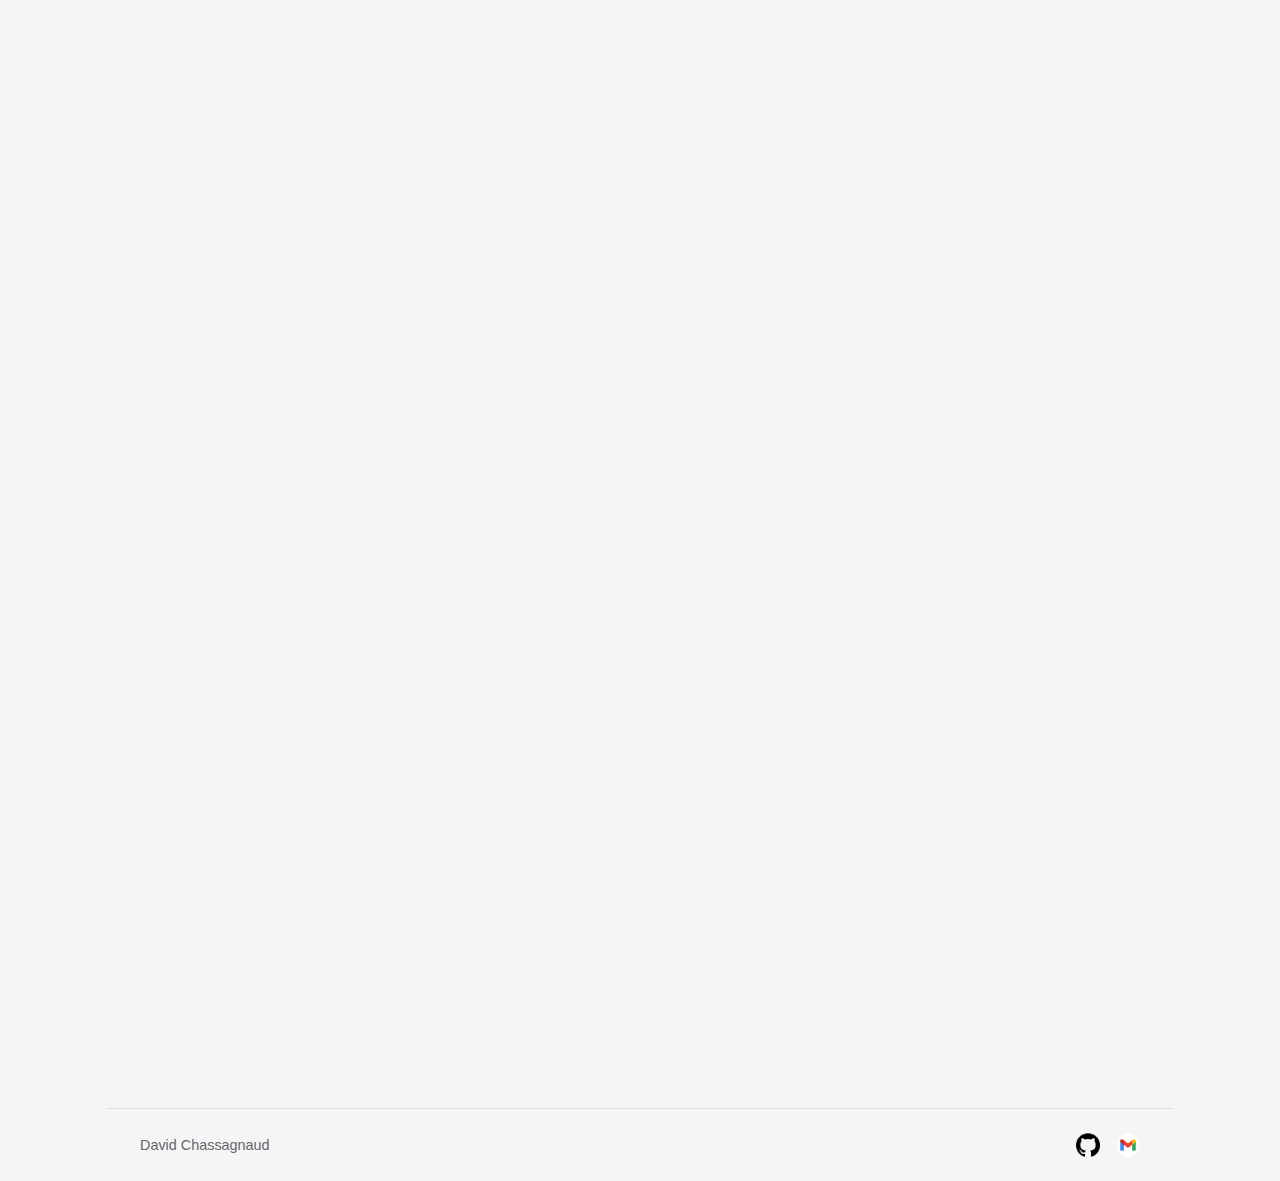
<file: index.html>
<!DOCTYPE html>
<html lang="fr">
<head>
    <meta charset="UTF-8">
    <meta name="viewport" content="width=device-width, initial-scale=1">
    <meta name="robots" content="noindex, nofollow">
    <title>Projets David Chassagnaud</title>
    <style>
        :root {
            --fond: #f5f5f7;
            --card-bg: #ffffff;
            --texte: #2c3e50;
            --card-shadow: rgba(0, 0, 0, 0.1);
            --accent: #3d5a40;
        }

        body {
            font-family: -apple-system, BlinkMacSystemFont, "Segoe UI", Roboto, Helvetica, Arial, sans-serif;
            background-color: var(--fond);
            color: var(--texte);
            margin: 0;
            padding: 0;
            display: flex;
            flex-direction: column;
            align-items: center;
        }

        .spacer-top {
            height: 40px;
        }

        .banner {
            width: 90%;
            height: auto;
            overflow: hidden;
            margin-bottom: 30px;
            opacity: 0; /* Initialement invisible */
            animation: fadeInBanner 1s ease-in forwards;
        }

        .banner img {
            width: 100%;
            height: auto;
            object-fit: cover;
            object-position: center;
            border-radius: 28px;
            box-shadow: 0 4px 12px var(--card-shadow);
            transition: filter 0.3s ease; /* Transition de luminosité */
        }

        /* Animation fade pour l'image */
        @keyframes fadeInBanner {
            0% {
                opacity: 0;
            }
            100% {
                opacity: 1;
            }
        }

        /* Effet de luminosité au survol */
        .banner img:hover {
            filter: brightness(1.3); /* Augmente la luminosité lorsqu'on survole */
        }

        .grid {
            display: grid;
            grid-template-columns: repeat(auto-fit, minmax(240px, 1fr));
            gap: 2rem;
            width: 100%;
            max-width: 1000px;
            padding: 2rem;
            opacity: 0; /* Initialement invisible */
            animation: fadeInGrid 1s ease-in 1s forwards; /* Retard de 1 seconde */
        }

        /* Animation fade pour la grille */
        @keyframes fadeInGrid {
            0% {
                opacity: 0;
            }
            100% {
                opacity: 1;
            }
        }

        .card {
            background-color: var(--card-bg);
            border-radius: 18px;
            box-shadow: 0 4px 12px var(--card-shadow);
            padding: 1.5rem 1.2rem; /* Réduit le padding */
            transition: transform 0.4s ease, box-shadow 0.4s;
            text-decoration: none;
            color: inherit;
            display: flex;
            flex-direction: column;
            justify-content: space-between;
            text-align: left;
            min-height: 200px; /* Réduit la hauteur minimale */
            position: relative;
        }

        .card:hover {
            transform: scale(1.02);
            box-shadow: 0 6px 16px rgba(0, 0, 0, 0.15);
        }

        .card h2 {
            margin: 0 0 1rem;
            font-size: 1.4rem;
        }

        .arrow {
            font-size: 1.6rem;
            color: var(--accent);
            align-self: flex-end;
            margin-top: auto;
        }

        .footer {
            width: 100%;
            max-width: 1000px;
            display: flex;
            justify-content: space-between;
            align-items: center;
            font-size: 0.9rem;
            color: #666;
            margin-top: 100px;
            padding: 1.5rem 2rem;
            border-top: 1px solid #ddd;
        }

        .footer img {
            height: 24px;
            vertical-align: middle;
            margin-left: 8px;
        }

        .footer a {
            margin-left: 8px; /* Espacement entre les icônes */
        }

        .footer span {
            margin-right: auto; /* Alignement du texte à gauche */
        }

        /* Media query pour les écrans plus petits */
        @media (max-width: 600px) {
            .banner {
                width: 90%; /* Limite encore la largeur de la bannière pour les petits écrans */
            }

            .grid {
                grid-template-columns: 1fr; /* Une seule colonne sur les petits écrans */
                padding: 1rem; /* Moins de padding sur les petits écrans */
            }

            .card {
                padding: 1.2rem 1rem; /* Moins de padding pour les petites cartes */
                width: 80%; /* Limite la largeur des cartes à 80% sur les petits écrans */
                margin: 0 auto; /* Centrer les cartes */
                min-height: 180px; /* Réduit la hauteur minimale des cartes */
            }
        }

    </style>
</head>
<body>
    <div class="spacer-top"></div>

    <!-- Bannière avec image cliquable -->
    <div class="banner">
        <a href="https://www.sycomore-cvl.fr/" target="_blank">
            <img src="image_GFF.png" alt="Forêt">
        </a>
    </div>

    <!-- Grille de cartes -->
    

<!-- Grille de cartes -->



<div class="grid">
  <a class="card" href="https://davidchnd.github.io/Projet_GenForFutur/qmd_climat/Climate.html" target="_blank">
    <h2>Climat des sites des tests de provenances</h2>
    <div class="arrow">›</div>
  </a>

  <a class="card" href="https://davidchnd.github.io/GFF_SPEI/qmd/SPEI_prov.html" target="_blank">
    <h2>Climat d'origine des provenances</h2>
    <div class="arrow">›</div>
  </a>

  <a class="card" href="https://davidchnd.github.io/GFF_Isotope/qmd/GFF_isotope.html" target="_blank">
    <h2>Analyses isotopiques</h2>
    <div class="arrow">›</div>
  </a>

</div>


    <!-- Pied de page -->
    <div class="footer">
        <span> David Chassagnaud</span>
        <a href="https://github.com/DavidChnd" target="_blank">
            <img src="logo-github.png" alt="GitHub">
        </a>
        <a href="mailto:david.chassagnaud@gmail.com" target="_blank">
            <img src="logo-gmail.png" alt="Gmail">
        </a>
    </div>
</body>
</html>
</file>
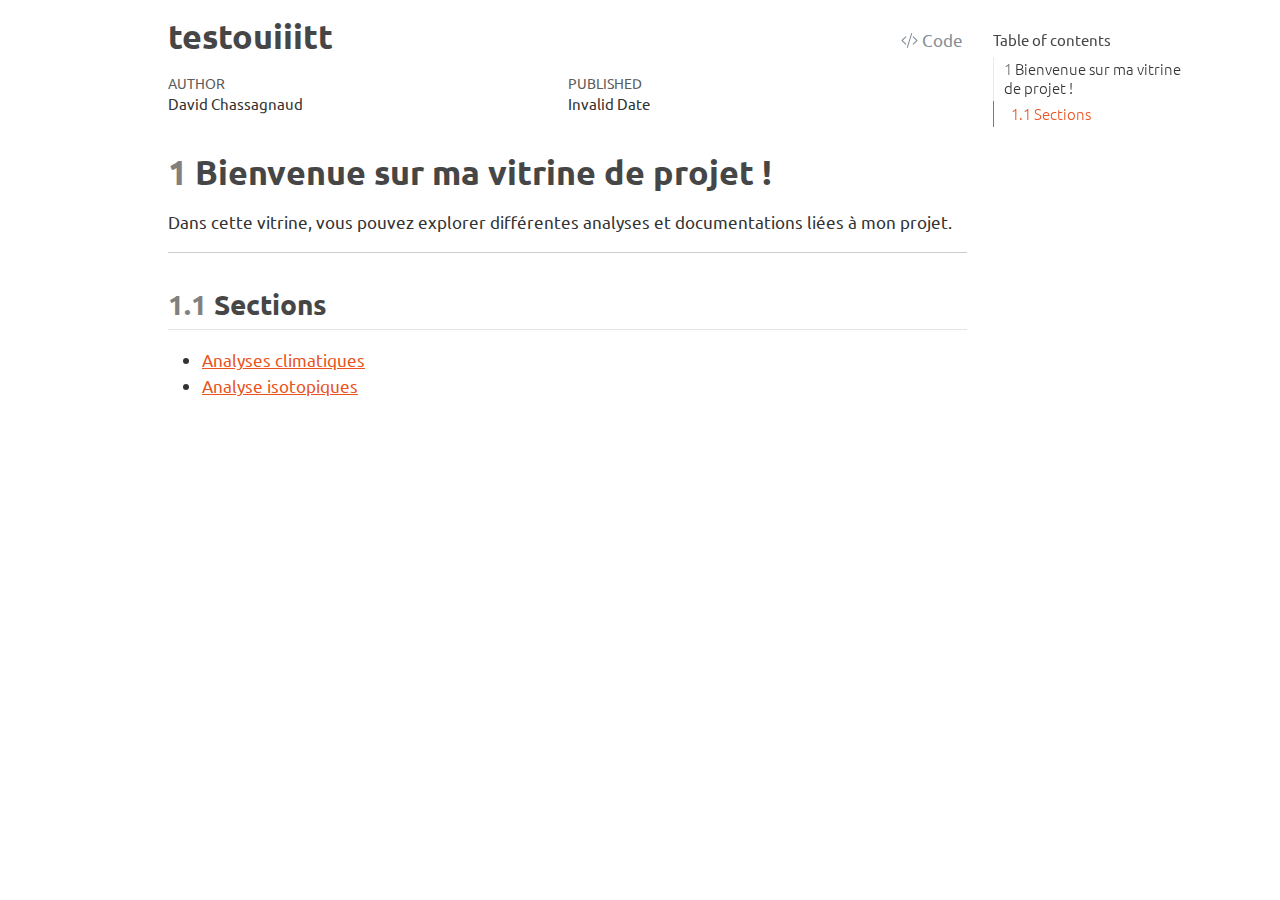
<file: qmd/Projet_GenForFutur.html>
<!DOCTYPE html>
<html xmlns="http://www.w3.org/1999/xhtml" lang="en" xml:lang="en"><head>

<meta charset="utf-8">
<meta name="generator" content="quarto-1.3.450">

<meta name="viewport" content="width=device-width, initial-scale=1.0, user-scalable=yes">

<meta name="author" content="David Chassagnaud">

<title>testouiiitt</title>
<style>
code{white-space: pre-wrap;}
span.smallcaps{font-variant: small-caps;}
div.columns{display: flex; gap: min(4vw, 1.5em);}
div.column{flex: auto; overflow-x: auto;}
div.hanging-indent{margin-left: 1.5em; text-indent: -1.5em;}
ul.task-list{list-style: none;}
ul.task-list li input[type="checkbox"] {
  width: 0.8em;
  margin: 0 0.8em 0.2em -1em; /* quarto-specific, see https://github.com/quarto-dev/quarto-cli/issues/4556 */ 
  vertical-align: middle;
}
/* CSS for syntax highlighting */
pre > code.sourceCode { white-space: pre; position: relative; }
pre > code.sourceCode > span { display: inline-block; line-height: 1.25; }
pre > code.sourceCode > span:empty { height: 1.2em; }
.sourceCode { overflow: visible; }
code.sourceCode > span { color: inherit; text-decoration: inherit; }
div.sourceCode { margin: 1em 0; }
pre.sourceCode { margin: 0; }
@media screen {
div.sourceCode { overflow: auto; }
}
@media print {
pre > code.sourceCode { white-space: pre-wrap; }
pre > code.sourceCode > span { text-indent: -5em; padding-left: 5em; }
}
pre.numberSource code
  { counter-reset: source-line 0; }
pre.numberSource code > span
  { position: relative; left: -4em; counter-increment: source-line; }
pre.numberSource code > span > a:first-child::before
  { content: counter(source-line);
    position: relative; left: -1em; text-align: right; vertical-align: baseline;
    border: none; display: inline-block;
    -webkit-touch-callout: none; -webkit-user-select: none;
    -khtml-user-select: none; -moz-user-select: none;
    -ms-user-select: none; user-select: none;
    padding: 0 4px; width: 4em;
  }
pre.numberSource { margin-left: 3em;  padding-left: 4px; }
div.sourceCode
  {   }
@media screen {
pre > code.sourceCode > span > a:first-child::before { text-decoration: underline; }
}
</style>


<script src="Projet_GenForFutur_files/libs/clipboard/clipboard.min.js"></script>
<script src="Projet_GenForFutur_files/libs/quarto-html/quarto.js"></script>
<script src="Projet_GenForFutur_files/libs/quarto-html/popper.min.js"></script>
<script src="Projet_GenForFutur_files/libs/quarto-html/tippy.umd.min.js"></script>
<script src="Projet_GenForFutur_files/libs/quarto-html/anchor.min.js"></script>
<link href="Projet_GenForFutur_files/libs/quarto-html/tippy.css" rel="stylesheet">
<link href="Projet_GenForFutur_files/libs/quarto-html/quarto-syntax-highlighting.css" rel="stylesheet" id="quarto-text-highlighting-styles">
<script src="Projet_GenForFutur_files/libs/bootstrap/bootstrap.min.js"></script>
<link href="Projet_GenForFutur_files/libs/bootstrap/bootstrap-icons.css" rel="stylesheet">
<link href="Projet_GenForFutur_files/libs/bootstrap/bootstrap.min.css" rel="stylesheet" id="quarto-bootstrap" data-mode="light">
<style>html{ scroll-behavior: smooth; }</style>


</head>

<body>

<div id="quarto-content" class="page-columns page-rows-contents page-layout-article">
<div id="quarto-margin-sidebar" class="sidebar margin-sidebar">
  <nav id="TOC" role="doc-toc" class="toc-active">
    <h2 id="toc-title">Table of contents</h2>
   
  <ul class="collapse">
  <li><a href="#bienvenue-sur-ma-vitrine-de-projet" id="toc-bienvenue-sur-ma-vitrine-de-projet" class="nav-link active" data-scroll-target="#bienvenue-sur-ma-vitrine-de-projet"><span class="header-section-number">1</span> Bienvenue sur ma vitrine de projet !</a>
  <ul class="collapse">
  <li><a href="#sections" id="toc-sections" class="nav-link" data-scroll-target="#sections"><span class="header-section-number">1.1</span> Sections</a></li>
  </ul></li>
  </ul>
</nav>
</div>
<main class="content" id="quarto-document-content">

<header id="title-block-header" class="quarto-title-block default">
<div class="quarto-title">
<div class="quarto-title-block"><div><h1 class="title">testouiiitt</h1><button type="button" class="btn code-tools-button" id="quarto-code-tools-source"><i class="bi"></i> Code</button></div></div>
</div>



<div class="quarto-title-meta">

    <div>
    <div class="quarto-title-meta-heading">Author</div>
    <div class="quarto-title-meta-contents">
             <p>David Chassagnaud </p>
          </div>
  </div>
    
    <div>
    <div class="quarto-title-meta-heading">Published</div>
    <div class="quarto-title-meta-contents">
      <p class="date">Invalid Date</p>
    </div>
  </div>
  
    
  </div>
  

</header>

<section id="bienvenue-sur-ma-vitrine-de-projet" class="level1" data-number="1">
<h1 data-number="1"><span class="header-section-number">1</span> Bienvenue sur ma vitrine de projet !</h1>
<p>Dans cette vitrine, vous pouvez explorer différentes analyses et documentations liées à mon projet.</p>
<hr>
<section id="sections" class="level2" data-number="1.1">
<h2 data-number="1.1" class="anchored" data-anchor-id="sections"><span class="header-section-number">1.1</span> Sections</h2>
<ul>
<li><a href="https://davidchnd.github.io/GFF_SPEI/qmd/SPEI_prov.html">Analyses climatiques</a><br>
</li>
<li><a href="https://davidchnd.github.io/GFF_Isotope/qmd/GFF_isotope.html">Analyse isotopiques</a></li>
</ul>
<!-- -->

</section>
</section>

</main>
<!-- /main column -->
<script id="quarto-html-after-body" type="application/javascript">
window.document.addEventListener("DOMContentLoaded", function (event) {
  const toggleBodyColorMode = (bsSheetEl) => {
    const mode = bsSheetEl.getAttribute("data-mode");
    const bodyEl = window.document.querySelector("body");
    if (mode === "dark") {
      bodyEl.classList.add("quarto-dark");
      bodyEl.classList.remove("quarto-light");
    } else {
      bodyEl.classList.add("quarto-light");
      bodyEl.classList.remove("quarto-dark");
    }
  }
  const toggleBodyColorPrimary = () => {
    const bsSheetEl = window.document.querySelector("link#quarto-bootstrap");
    if (bsSheetEl) {
      toggleBodyColorMode(bsSheetEl);
    }
  }
  toggleBodyColorPrimary();  
  const icon = "";
  const anchorJS = new window.AnchorJS();
  anchorJS.options = {
    placement: 'right',
    icon: icon
  };
  anchorJS.add('.anchored');
  const isCodeAnnotation = (el) => {
    for (const clz of el.classList) {
      if (clz.startsWith('code-annotation-')) {                     
        return true;
      }
    }
    return false;
  }
  const clipboard = new window.ClipboardJS('.code-copy-button', {
    text: function(trigger) {
      const codeEl = trigger.previousElementSibling.cloneNode(true);
      for (const childEl of codeEl.children) {
        if (isCodeAnnotation(childEl)) {
          childEl.remove();
        }
      }
      return codeEl.innerText;
    }
  });
  clipboard.on('success', function(e) {
    // button target
    const button = e.trigger;
    // don't keep focus
    button.blur();
    // flash "checked"
    button.classList.add('code-copy-button-checked');
    var currentTitle = button.getAttribute("title");
    button.setAttribute("title", "Copied!");
    let tooltip;
    if (window.bootstrap) {
      button.setAttribute("data-bs-toggle", "tooltip");
      button.setAttribute("data-bs-placement", "left");
      button.setAttribute("data-bs-title", "Copied!");
      tooltip = new bootstrap.Tooltip(button, 
        { trigger: "manual", 
          customClass: "code-copy-button-tooltip",
          offset: [0, -8]});
      tooltip.show();    
    }
    setTimeout(function() {
      if (tooltip) {
        tooltip.hide();
        button.removeAttribute("data-bs-title");
        button.removeAttribute("data-bs-toggle");
        button.removeAttribute("data-bs-placement");
      }
      button.setAttribute("title", currentTitle);
      button.classList.remove('code-copy-button-checked');
    }, 1000);
    // clear code selection
    e.clearSelection();
  });
  const viewSource = window.document.getElementById('quarto-view-source') ||
                     window.document.getElementById('quarto-code-tools-source');
  if (viewSource) {
    const sourceUrl = viewSource.getAttribute("data-quarto-source-url");
    viewSource.addEventListener("click", function(e) {
      if (sourceUrl) {
        // rstudio viewer pane
        if (/\bcapabilities=\b/.test(window.location)) {
          window.open(sourceUrl);
        } else {
          window.location.href = sourceUrl;
        }
      } else {
        const modal = new bootstrap.Modal(document.getElementById('quarto-embedded-source-code-modal'));
        modal.show();
      }
      return false;
    });
  }
  function toggleCodeHandler(show) {
    return function(e) {
      const detailsSrc = window.document.querySelectorAll(".cell > details > .sourceCode");
      for (let i=0; i<detailsSrc.length; i++) {
        const details = detailsSrc[i].parentElement;
        if (show) {
          details.open = true;
        } else {
          details.removeAttribute("open");
        }
      }
      const cellCodeDivs = window.document.querySelectorAll(".cell > .sourceCode");
      const fromCls = show ? "hidden" : "unhidden";
      const toCls = show ? "unhidden" : "hidden";
      for (let i=0; i<cellCodeDivs.length; i++) {
        const codeDiv = cellCodeDivs[i];
        if (codeDiv.classList.contains(fromCls)) {
          codeDiv.classList.remove(fromCls);
          codeDiv.classList.add(toCls);
        } 
      }
      return false;
    }
  }
  const hideAllCode = window.document.getElementById("quarto-hide-all-code");
  if (hideAllCode) {
    hideAllCode.addEventListener("click", toggleCodeHandler(false));
  }
  const showAllCode = window.document.getElementById("quarto-show-all-code");
  if (showAllCode) {
    showAllCode.addEventListener("click", toggleCodeHandler(true));
  }
  function tippyHover(el, contentFn) {
    const config = {
      allowHTML: true,
      content: contentFn,
      maxWidth: 500,
      delay: 100,
      arrow: false,
      appendTo: function(el) {
          return el.parentElement;
      },
      interactive: true,
      interactiveBorder: 10,
      theme: 'quarto',
      placement: 'bottom-start'
    };
    window.tippy(el, config); 
  }
  const noterefs = window.document.querySelectorAll('a[role="doc-noteref"]');
  for (var i=0; i<noterefs.length; i++) {
    const ref = noterefs[i];
    tippyHover(ref, function() {
      // use id or data attribute instead here
      let href = ref.getAttribute('data-footnote-href') || ref.getAttribute('href');
      try { href = new URL(href).hash; } catch {}
      const id = href.replace(/^#\/?/, "");
      const note = window.document.getElementById(id);
      return note.innerHTML;
    });
  }
      let selectedAnnoteEl;
      const selectorForAnnotation = ( cell, annotation) => {
        let cellAttr = 'data-code-cell="' + cell + '"';
        let lineAttr = 'data-code-annotation="' +  annotation + '"';
        const selector = 'span[' + cellAttr + '][' + lineAttr + ']';
        return selector;
      }
      const selectCodeLines = (annoteEl) => {
        const doc = window.document;
        const targetCell = annoteEl.getAttribute("data-target-cell");
        const targetAnnotation = annoteEl.getAttribute("data-target-annotation");
        const annoteSpan = window.document.querySelector(selectorForAnnotation(targetCell, targetAnnotation));
        const lines = annoteSpan.getAttribute("data-code-lines").split(",");
        const lineIds = lines.map((line) => {
          return targetCell + "-" + line;
        })
        let top = null;
        let height = null;
        let parent = null;
        if (lineIds.length > 0) {
            //compute the position of the single el (top and bottom and make a div)
            const el = window.document.getElementById(lineIds[0]);
            top = el.offsetTop;
            height = el.offsetHeight;
            parent = el.parentElement.parentElement;
          if (lineIds.length > 1) {
            const lastEl = window.document.getElementById(lineIds[lineIds.length - 1]);
            const bottom = lastEl.offsetTop + lastEl.offsetHeight;
            height = bottom - top;
          }
          if (top !== null && height !== null && parent !== null) {
            // cook up a div (if necessary) and position it 
            let div = window.document.getElementById("code-annotation-line-highlight");
            if (div === null) {
              div = window.document.createElement("div");
              div.setAttribute("id", "code-annotation-line-highlight");
              div.style.position = 'absolute';
              parent.appendChild(div);
            }
            div.style.top = top - 2 + "px";
            div.style.height = height + 4 + "px";
            let gutterDiv = window.document.getElementById("code-annotation-line-highlight-gutter");
            if (gutterDiv === null) {
              gutterDiv = window.document.createElement("div");
              gutterDiv.setAttribute("id", "code-annotation-line-highlight-gutter");
              gutterDiv.style.position = 'absolute';
              const codeCell = window.document.getElementById(targetCell);
              const gutter = codeCell.querySelector('.code-annotation-gutter');
              gutter.appendChild(gutterDiv);
            }
            gutterDiv.style.top = top - 2 + "px";
            gutterDiv.style.height = height + 4 + "px";
          }
          selectedAnnoteEl = annoteEl;
        }
      };
      const unselectCodeLines = () => {
        const elementsIds = ["code-annotation-line-highlight", "code-annotation-line-highlight-gutter"];
        elementsIds.forEach((elId) => {
          const div = window.document.getElementById(elId);
          if (div) {
            div.remove();
          }
        });
        selectedAnnoteEl = undefined;
      };
      // Attach click handler to the DT
      const annoteDls = window.document.querySelectorAll('dt[data-target-cell]');
      for (const annoteDlNode of annoteDls) {
        annoteDlNode.addEventListener('click', (event) => {
          const clickedEl = event.target;
          if (clickedEl !== selectedAnnoteEl) {
            unselectCodeLines();
            const activeEl = window.document.querySelector('dt[data-target-cell].code-annotation-active');
            if (activeEl) {
              activeEl.classList.remove('code-annotation-active');
            }
            selectCodeLines(clickedEl);
            clickedEl.classList.add('code-annotation-active');
          } else {
            // Unselect the line
            unselectCodeLines();
            clickedEl.classList.remove('code-annotation-active');
          }
        });
      }
  const findCites = (el) => {
    const parentEl = el.parentElement;
    if (parentEl) {
      const cites = parentEl.dataset.cites;
      if (cites) {
        return {
          el,
          cites: cites.split(' ')
        };
      } else {
        return findCites(el.parentElement)
      }
    } else {
      return undefined;
    }
  };
  var bibliorefs = window.document.querySelectorAll('a[role="doc-biblioref"]');
  for (var i=0; i<bibliorefs.length; i++) {
    const ref = bibliorefs[i];
    const citeInfo = findCites(ref);
    if (citeInfo) {
      tippyHover(citeInfo.el, function() {
        var popup = window.document.createElement('div');
        citeInfo.cites.forEach(function(cite) {
          var citeDiv = window.document.createElement('div');
          citeDiv.classList.add('hanging-indent');
          citeDiv.classList.add('csl-entry');
          var biblioDiv = window.document.getElementById('ref-' + cite);
          if (biblioDiv) {
            citeDiv.innerHTML = biblioDiv.innerHTML;
          }
          popup.appendChild(citeDiv);
        });
        return popup.innerHTML;
      });
    }
  }
});
</script><div class="modal fade" id="quarto-embedded-source-code-modal" tabindex="-1" aria-labelledby="quarto-embedded-source-code-modal-label" aria-hidden="true"><div class="modal-dialog modal-dialog-scrollable"><div class="modal-content"><div class="modal-header"><h5 class="modal-title" id="quarto-embedded-source-code-modal-label">Source Code</h5><button class="btn-close" data-bs-dismiss="modal"></button></div><div class="modal-body"><div class="">
<div class="sourceCode" id="cb1" data-shortcodes="false"><pre class="sourceCode markdown code-with-copy"><code class="sourceCode markdown"><span id="cb1-1"><a href="#cb1-1" aria-hidden="true" tabindex="-1"></a><span class="co">---</span></span>
<span id="cb1-2"><a href="#cb1-2" aria-hidden="true" tabindex="-1"></a><span class="an">title:</span><span class="co"> "testouiiitt"</span></span>
<span id="cb1-3"><a href="#cb1-3" aria-hidden="true" tabindex="-1"></a><span class="an">author:</span><span class="co"> "David Chassagnaud"</span></span>
<span id="cb1-4"><a href="#cb1-4" aria-hidden="true" tabindex="-1"></a><span class="an">date:</span><span class="co"> "`r Sys.Date()`"</span></span>
<span id="cb1-5"><a href="#cb1-5" aria-hidden="true" tabindex="-1"></a></span>
<span id="cb1-6"><a href="#cb1-6" aria-hidden="true" tabindex="-1"></a><span class="an">format:</span></span>
<span id="cb1-7"><a href="#cb1-7" aria-hidden="true" tabindex="-1"></a><span class="co">  html:</span></span>
<span id="cb1-8"><a href="#cb1-8" aria-hidden="true" tabindex="-1"></a><span class="co">    toc: true         # Active la table des matières</span></span>
<span id="cb1-9"><a href="#cb1-9" aria-hidden="true" tabindex="-1"></a><span class="co">    toc-depth: 2      # Niveau de profondeur de la table des matières (1 à 6)</span></span>
<span id="cb1-10"><a href="#cb1-10" aria-hidden="true" tabindex="-1"></a><span class="co">    toc-location: right  # Position : left, right ou float</span></span>
<span id="cb1-11"><a href="#cb1-11" aria-hidden="true" tabindex="-1"></a><span class="co">    number-sections: true  # Numérote les sections</span></span>
<span id="cb1-12"><a href="#cb1-12" aria-hidden="true" tabindex="-1"></a><span class="co">    theme: united      # Tu peux changer le thème : cosmo, flatly, united, etc.</span></span>
<span id="cb1-13"><a href="#cb1-13" aria-hidden="true" tabindex="-1"></a><span class="co">    code-fold: true   # Permet de replier/déplier les blocs de code</span></span>
<span id="cb1-14"><a href="#cb1-14" aria-hidden="true" tabindex="-1"></a><span class="co">    code-tools: true  # Affiche les outils (copier le code, etc.)</span></span>
<span id="cb1-15"><a href="#cb1-15" aria-hidden="true" tabindex="-1"></a><span class="co">    smooth-scroll: true  # Ajoute un défilement fluide</span></span>
<span id="cb1-16"><a href="#cb1-16" aria-hidden="true" tabindex="-1"></a><span class="co">    includes:</span></span>
<span id="cb1-17"><a href="#cb1-17" aria-hidden="true" tabindex="-1"></a><span class="co">      in-header: |</span></span>
<span id="cb1-18"><a href="#cb1-18" aria-hidden="true" tabindex="-1"></a><span class="co">        &lt;style&gt;</span></span>
<span id="cb1-19"><a href="#cb1-19" aria-hidden="true" tabindex="-1"></a><span class="co">          /* Change la couleur de fond du body pour tester */</span></span>
<span id="cb1-20"><a href="#cb1-20" aria-hidden="true" tabindex="-1"></a><span class="co">          body {</span></span>
<span id="cb1-21"><a href="#cb1-21" aria-hidden="true" tabindex="-1"></a><span class="co">            background-color: lightblue;</span></span>
<span id="cb1-22"><a href="#cb1-22" aria-hidden="true" tabindex="-1"></a><span class="co">          }</span></span>
<span id="cb1-23"><a href="#cb1-23" aria-hidden="true" tabindex="-1"></a><span class="co">        &lt;/style&gt;</span></span>
<span id="cb1-24"><a href="#cb1-24" aria-hidden="true" tabindex="-1"></a><span class="co">---</span></span>
<span id="cb1-25"><a href="#cb1-25" aria-hidden="true" tabindex="-1"></a><span class="fu"># Bienvenue sur ma vitrine de projet !  </span></span>
<span id="cb1-26"><a href="#cb1-26" aria-hidden="true" tabindex="-1"></a>Dans cette vitrine, vous pouvez explorer différentes analyses et documentations liées à mon projet.</span>
<span id="cb1-27"><a href="#cb1-27" aria-hidden="true" tabindex="-1"></a></span>
<span id="cb1-28"><a href="#cb1-28" aria-hidden="true" tabindex="-1"></a>---</span>
<span id="cb1-29"><a href="#cb1-29" aria-hidden="true" tabindex="-1"></a></span>
<span id="cb1-30"><a href="#cb1-30" aria-hidden="true" tabindex="-1"></a><span class="fu">## Sections  </span></span>
<span id="cb1-31"><a href="#cb1-31" aria-hidden="true" tabindex="-1"></a><span class="ss">- </span><span class="co">[</span><span class="ot">Analyses climatiques</span><span class="co">](https://davidchnd.github.io/GFF_SPEI/qmd/SPEI_prov.html)</span>  </span>
<span id="cb1-32"><a href="#cb1-32" aria-hidden="true" tabindex="-1"></a><span class="ss">- </span><span class="co">[</span><span class="ot">Analyse isotopiques</span><span class="co">](https://davidchnd.github.io/GFF_Isotope/qmd/GFF_isotope.html)</span></span></code><button title="Copy to Clipboard" class="code-copy-button"><i class="bi"></i></button></pre></div>
</div></div></div></div></div>
</div> <!-- /content -->



<script src="Projet_GenForFutur_files/libs/quarto-html/zenscroll-min.js"></script>
</body></html>
</file>
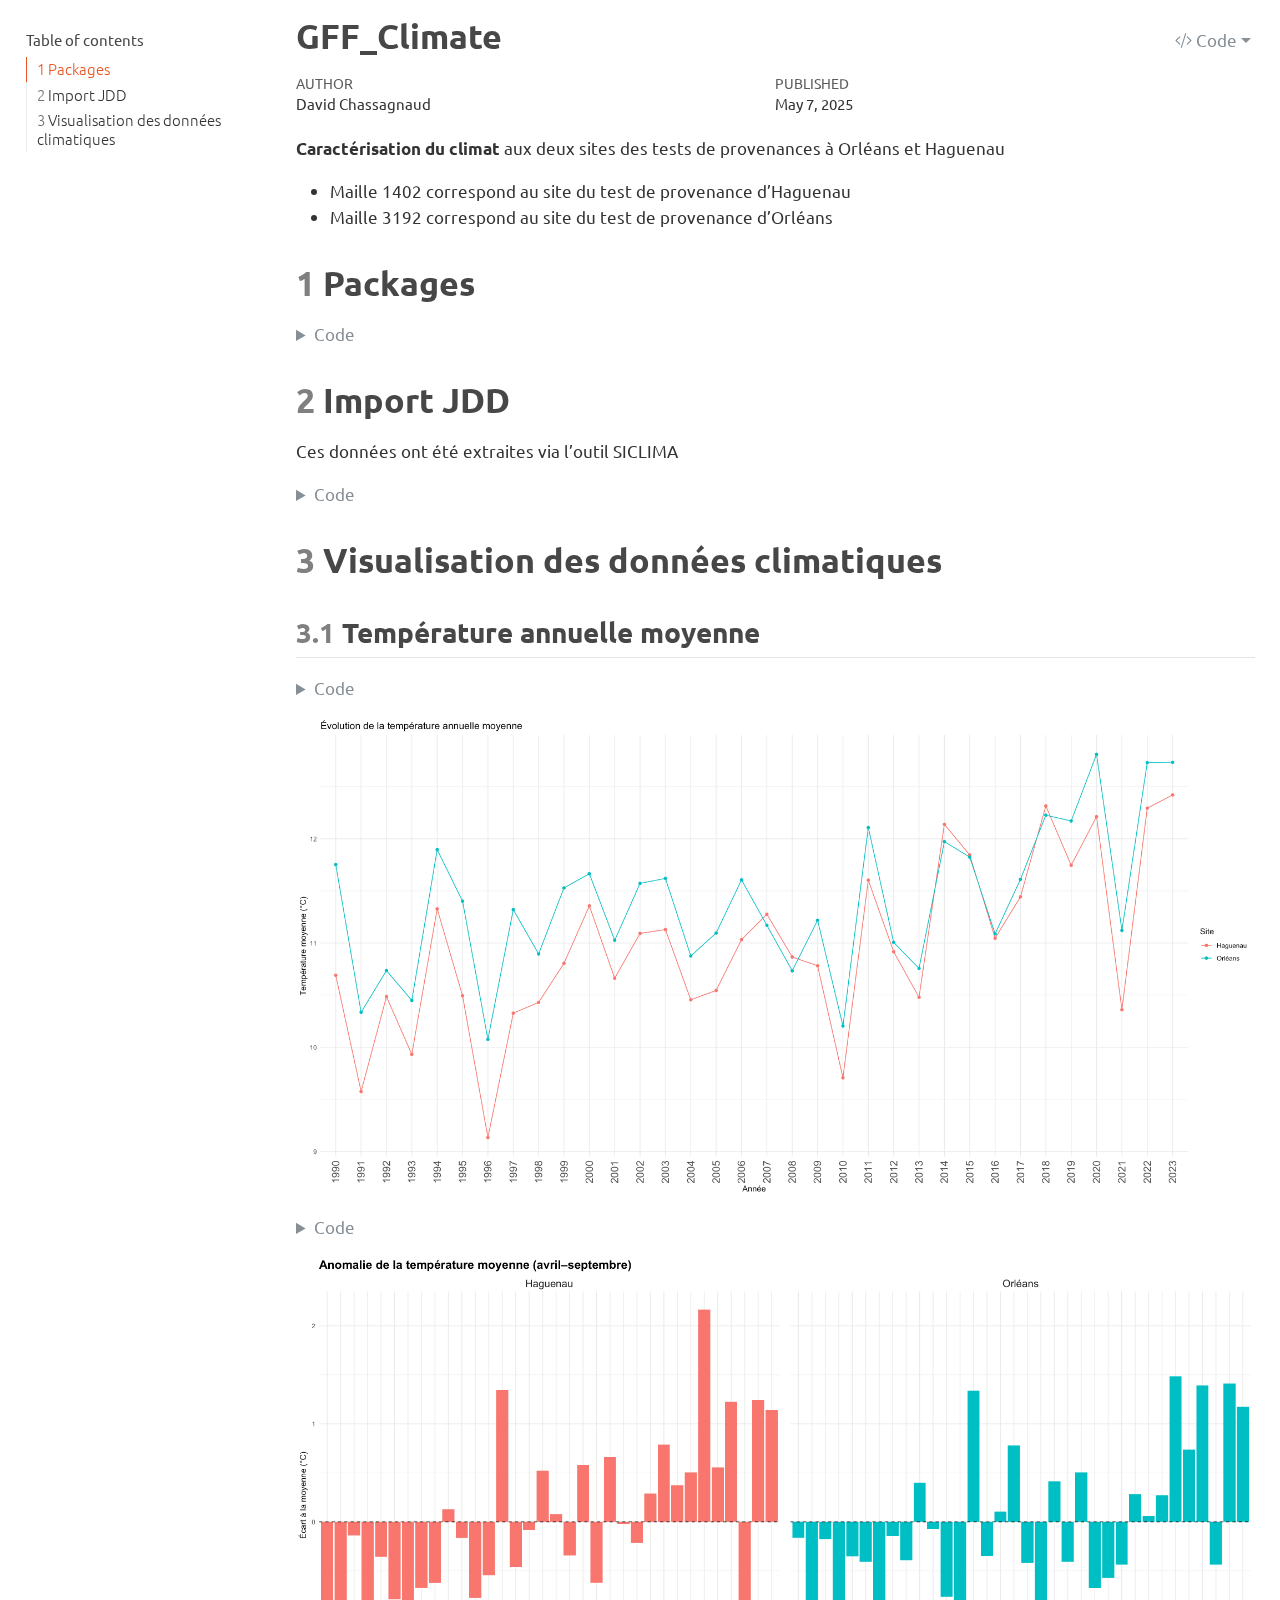
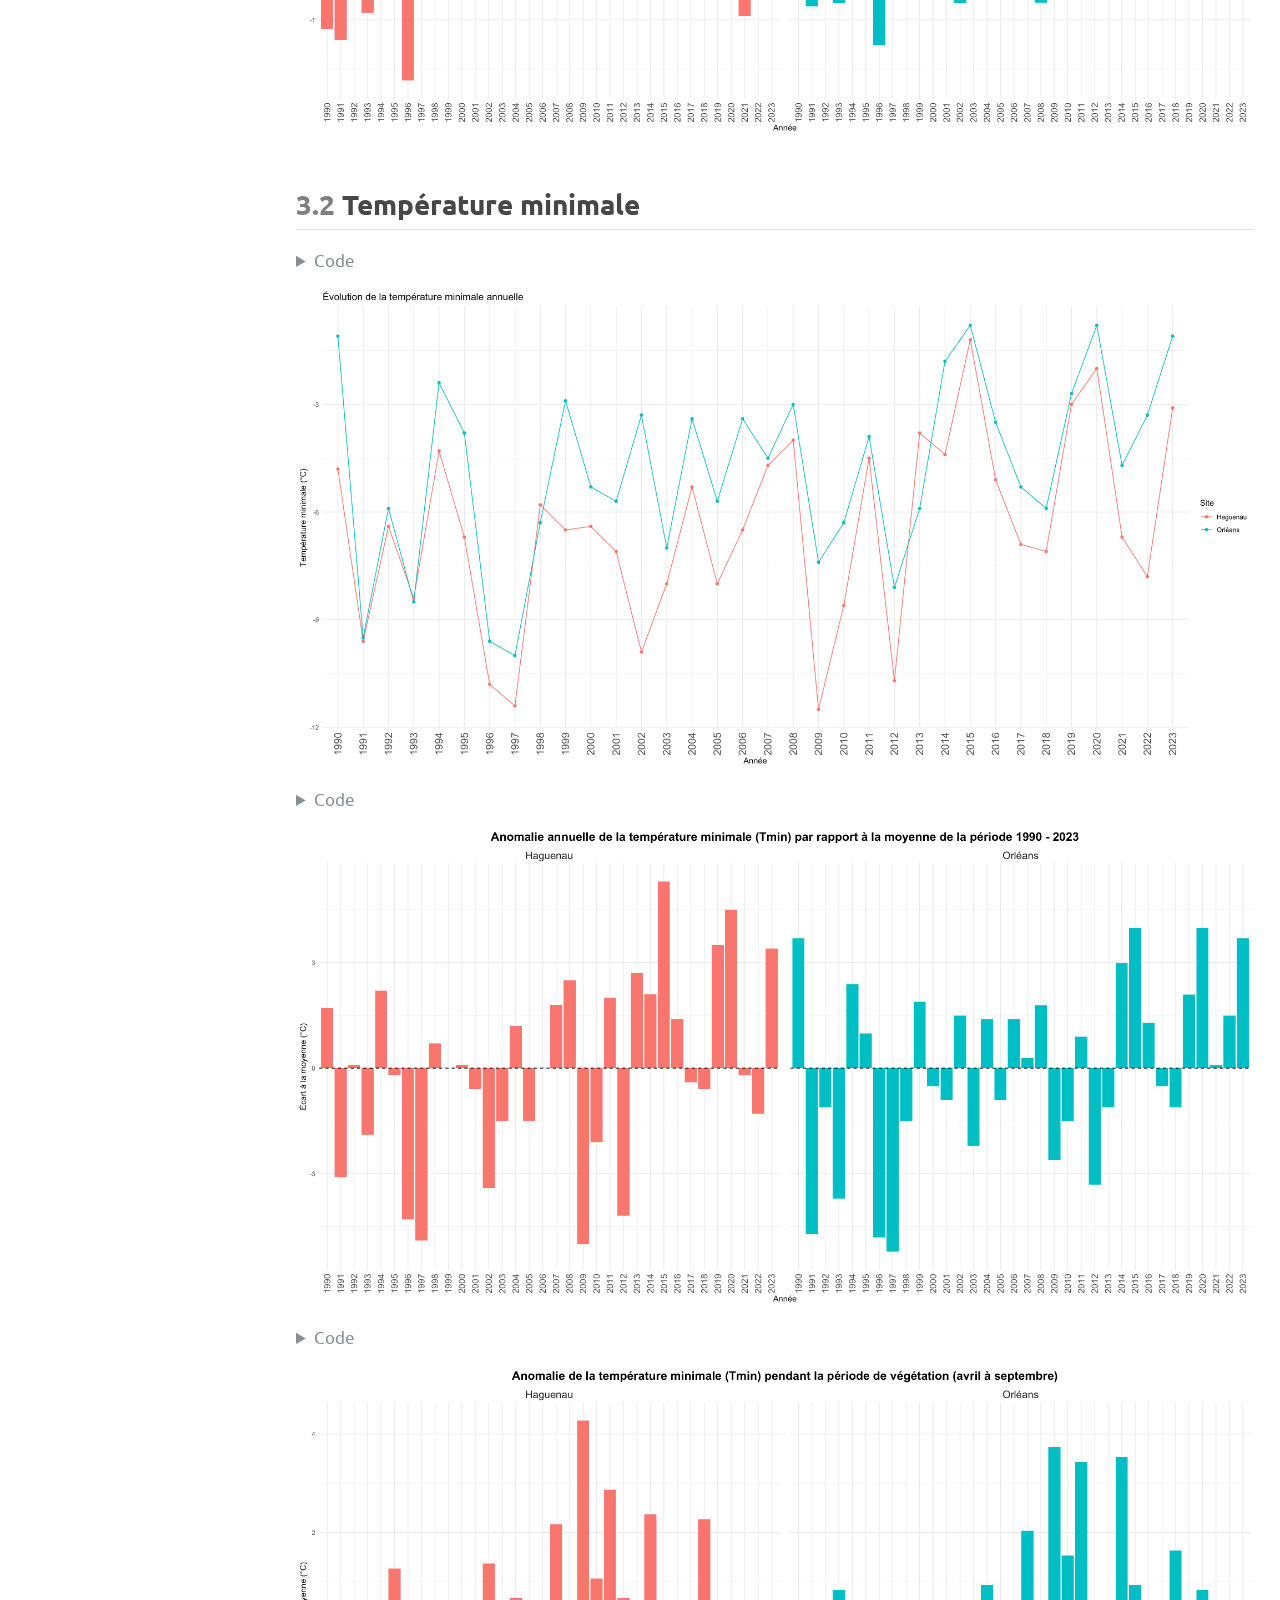
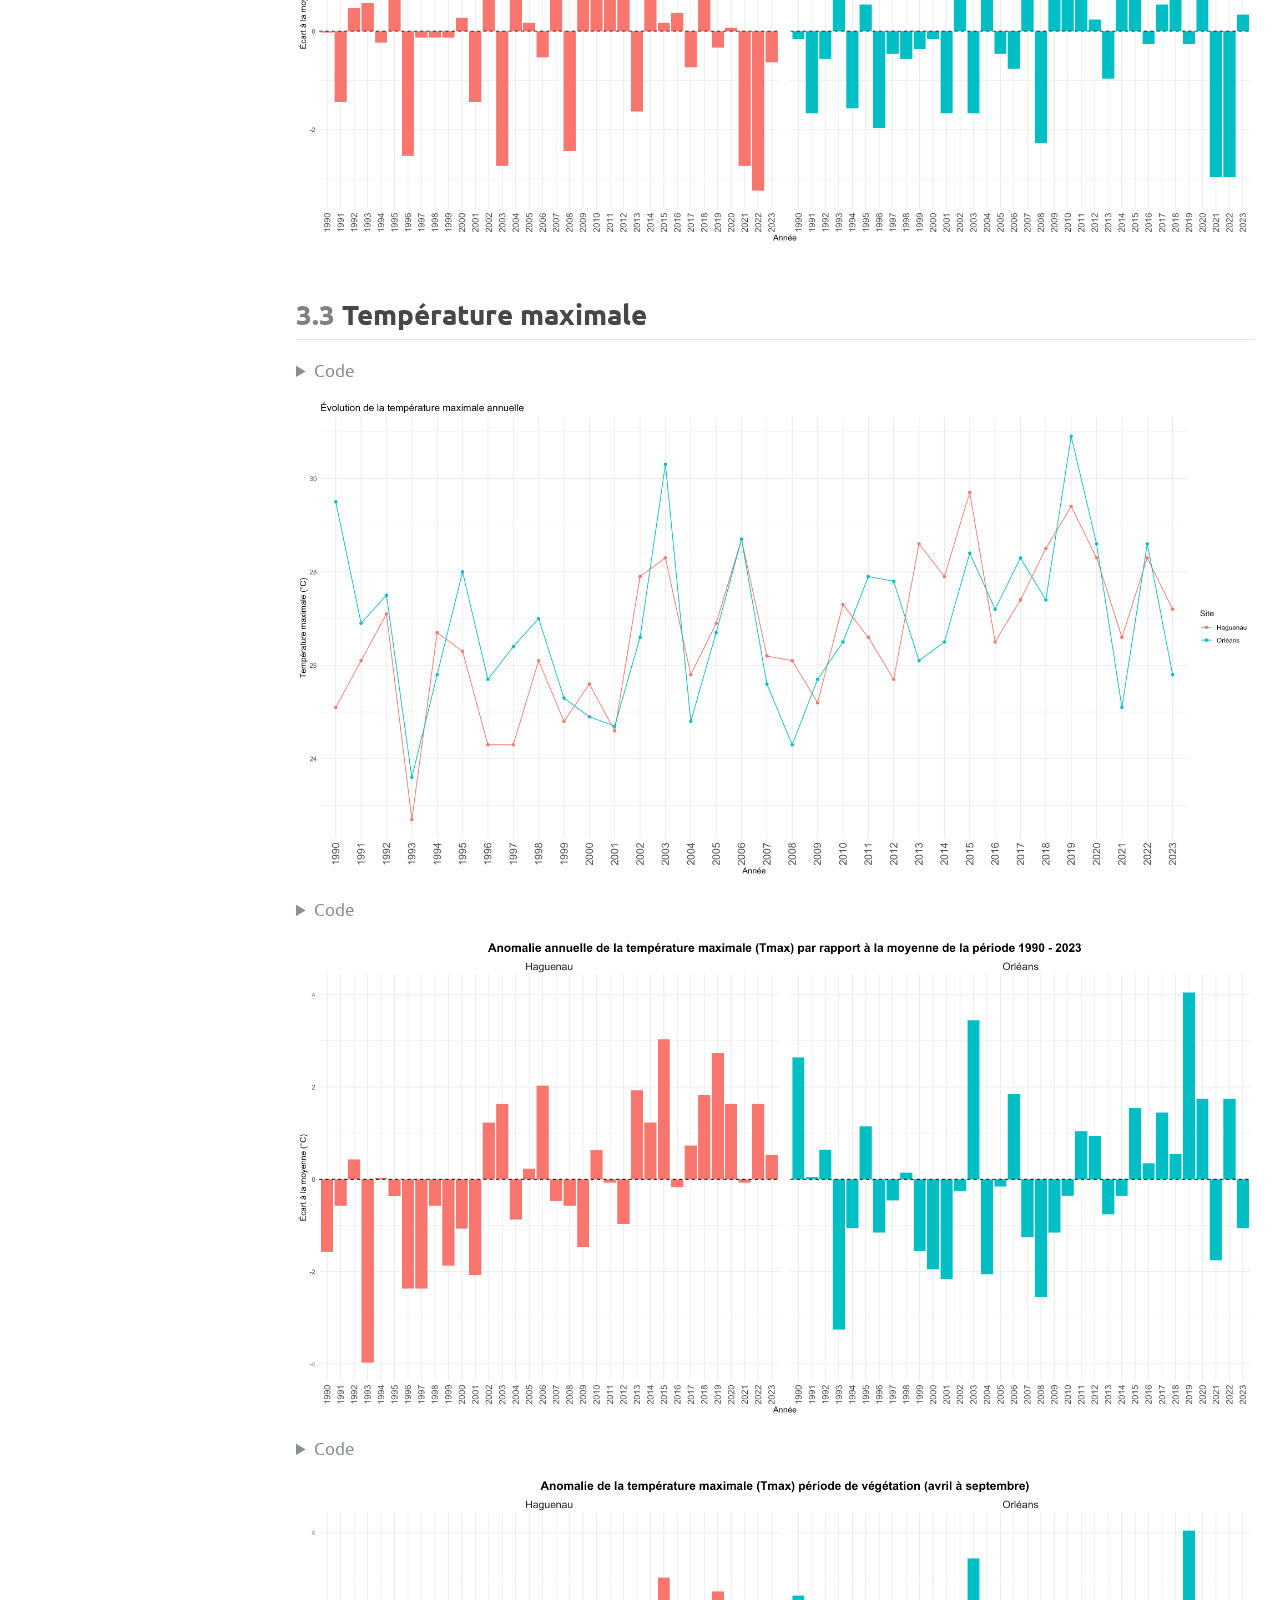
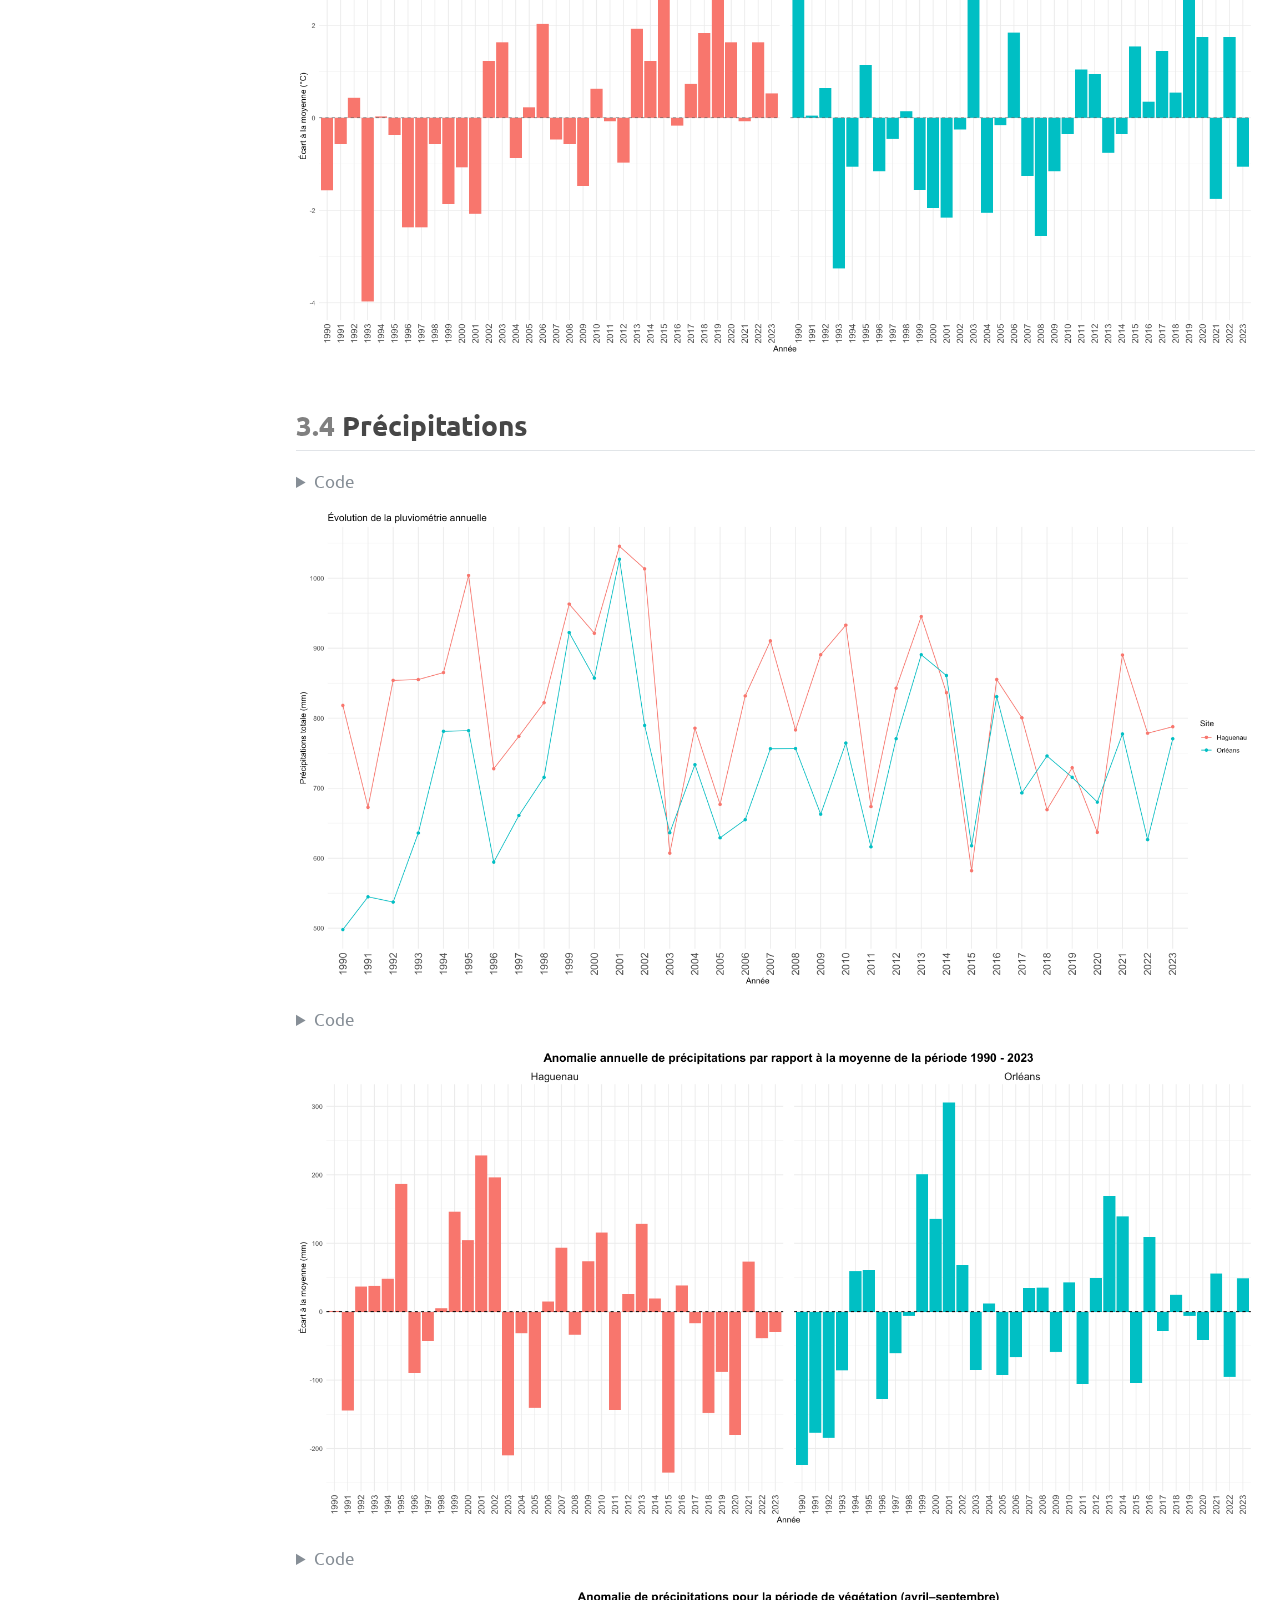
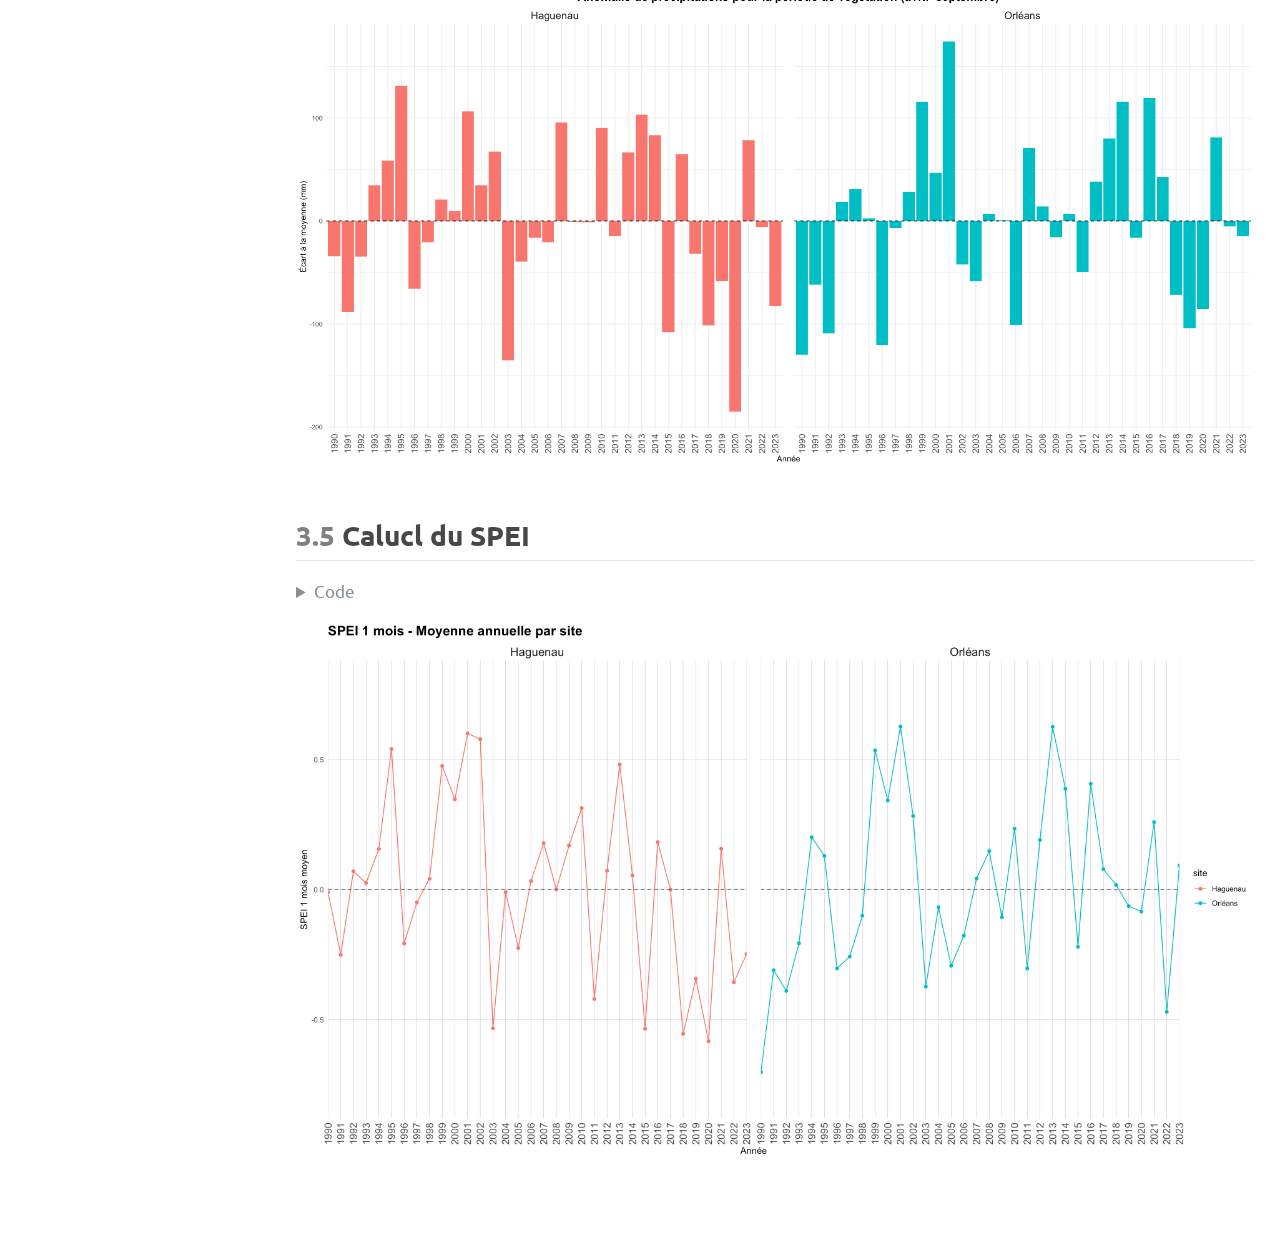
<file: qmd_climat/Climate.html>
<!DOCTYPE html>
<html xmlns="http://www.w3.org/1999/xhtml" lang="en" xml:lang="en"><head>

<meta charset="utf-8">
<meta name="generator" content="quarto-1.3.450">

<meta name="viewport" content="width=device-width, initial-scale=1.0, user-scalable=yes">

<meta name="author" content="David Chassagnaud">
<meta name="dcterms.date" content="2025-05-07">

<title>GFF_Climate</title>
<style>
code{white-space: pre-wrap;}
span.smallcaps{font-variant: small-caps;}
div.columns{display: flex; gap: min(4vw, 1.5em);}
div.column{flex: auto; overflow-x: auto;}
div.hanging-indent{margin-left: 1.5em; text-indent: -1.5em;}
ul.task-list{list-style: none;}
ul.task-list li input[type="checkbox"] {
  width: 0.8em;
  margin: 0 0.8em 0.2em -1em; /* quarto-specific, see https://github.com/quarto-dev/quarto-cli/issues/4556 */ 
  vertical-align: middle;
}
/* CSS for syntax highlighting */
pre > code.sourceCode { white-space: pre; position: relative; }
pre > code.sourceCode > span { display: inline-block; line-height: 1.25; }
pre > code.sourceCode > span:empty { height: 1.2em; }
.sourceCode { overflow: visible; }
code.sourceCode > span { color: inherit; text-decoration: inherit; }
div.sourceCode { margin: 1em 0; }
pre.sourceCode { margin: 0; }
@media screen {
div.sourceCode { overflow: auto; }
}
@media print {
pre > code.sourceCode { white-space: pre-wrap; }
pre > code.sourceCode > span { text-indent: -5em; padding-left: 5em; }
}
pre.numberSource code
  { counter-reset: source-line 0; }
pre.numberSource code > span
  { position: relative; left: -4em; counter-increment: source-line; }
pre.numberSource code > span > a:first-child::before
  { content: counter(source-line);
    position: relative; left: -1em; text-align: right; vertical-align: baseline;
    border: none; display: inline-block;
    -webkit-touch-callout: none; -webkit-user-select: none;
    -khtml-user-select: none; -moz-user-select: none;
    -ms-user-select: none; user-select: none;
    padding: 0 4px; width: 4em;
  }
pre.numberSource { margin-left: 3em;  padding-left: 4px; }
div.sourceCode
  {   }
@media screen {
pre > code.sourceCode > span > a:first-child::before { text-decoration: underline; }
}
</style>


<script src="Climate_files/libs/clipboard/clipboard.min.js"></script>
<script src="Climate_files/libs/quarto-html/quarto.js"></script>
<script src="Climate_files/libs/quarto-html/popper.min.js"></script>
<script src="Climate_files/libs/quarto-html/tippy.umd.min.js"></script>
<script src="Climate_files/libs/quarto-html/anchor.min.js"></script>
<link href="Climate_files/libs/quarto-html/tippy.css" rel="stylesheet">
<link href="Climate_files/libs/quarto-html/quarto-syntax-highlighting.css" rel="stylesheet" id="quarto-text-highlighting-styles">
<script src="Climate_files/libs/bootstrap/bootstrap.min.js"></script>
<link href="Climate_files/libs/bootstrap/bootstrap-icons.css" rel="stylesheet">
<link href="Climate_files/libs/bootstrap/bootstrap.min.css" rel="stylesheet" id="quarto-bootstrap" data-mode="light">
<style>html{ scroll-behavior: smooth; }</style>


</head>

<body>

<div id="quarto-content" class="page-columns page-rows-contents page-layout-full toc-left">
<div id="quarto-sidebar-toc-left" class="sidebar toc-left">
  <nav id="TOC" role="doc-toc" class="toc-active">
    <h2 id="toc-title">Table of contents</h2>
   
  <ul class="collapse">
  <li><a href="#packages" id="toc-packages" class="nav-link active" data-scroll-target="#packages"><span class="header-section-number">1</span> Packages</a></li>
  <li><a href="#import-jdd" id="toc-import-jdd" class="nav-link" data-scroll-target="#import-jdd"><span class="header-section-number">2</span> Import JDD</a></li>
  <li><a href="#visualisation-des-données-climatiques" id="toc-visualisation-des-données-climatiques" class="nav-link" data-scroll-target="#visualisation-des-données-climatiques"><span class="header-section-number">3</span> Visualisation des données climatiques</a>
  <ul class="collapse">
  <li><a href="#température-annuelle-moyenne" id="toc-température-annuelle-moyenne" class="nav-link" data-scroll-target="#température-annuelle-moyenne"><span class="header-section-number">3.1</span> Température annuelle moyenne</a></li>
  <li><a href="#température-minimale" id="toc-température-minimale" class="nav-link" data-scroll-target="#température-minimale"><span class="header-section-number">3.2</span> Température minimale</a></li>
  <li><a href="#température-maximale" id="toc-température-maximale" class="nav-link" data-scroll-target="#température-maximale"><span class="header-section-number">3.3</span> Température maximale</a></li>
  <li><a href="#précipitations" id="toc-précipitations" class="nav-link" data-scroll-target="#précipitations"><span class="header-section-number">3.4</span> Précipitations</a></li>
  <li><a href="#calucl-du-spei" id="toc-calucl-du-spei" class="nav-link" data-scroll-target="#calucl-du-spei"><span class="header-section-number">3.5</span> Calucl du SPEI</a></li>
  </ul></li>
  </ul>
</nav>
</div>
<div id="quarto-margin-sidebar" class="sidebar margin-sidebar zindex-bottom">
</div>
<main class="content column-page-right" id="quarto-document-content">

<header id="title-block-header" class="quarto-title-block default">
<div class="quarto-title">
<div class="quarto-title-block"><div><h1 class="title">GFF_Climate</h1><button type="button" class="btn code-tools-button dropdown-toggle" id="quarto-code-tools-menu" data-bs-toggle="dropdown" aria-expanded="false"><i class="bi"></i> Code</button><ul class="dropdown-menu dropdown-menu-end" aria-labelelledby="quarto-code-tools-menu"><li><a id="quarto-show-all-code" class="dropdown-item" href="javascript:void(0)" role="button">Show All Code</a></li><li><a id="quarto-hide-all-code" class="dropdown-item" href="javascript:void(0)" role="button">Hide All Code</a></li><li><hr class="dropdown-divider"></li><li><a id="quarto-view-source" class="dropdown-item" href="javascript:void(0)" role="button">View Source</a></li></ul></div></div>
</div>



<div class="quarto-title-meta">

    <div>
    <div class="quarto-title-meta-heading">Author</div>
    <div class="quarto-title-meta-contents">
             <p>David Chassagnaud </p>
          </div>
  </div>
    
    <div>
    <div class="quarto-title-meta-heading">Published</div>
    <div class="quarto-title-meta-contents">
      <p class="date">May 7, 2025</p>
    </div>
  </div>
  
    
  </div>
  

</header>

<p><strong>Caractérisation du climat</strong> aux deux sites des tests de provenances à Orléans et Haguenau</p>
<ul>
<li>Maille 1402 correspond au site du test de provenance d’Haguenau</li>
<li>Maille 3192 correspond au site du test de provenance d’Orléans</li>
</ul>
<section id="packages" class="level1" data-number="1">
<h1 data-number="1"><span class="header-section-number">1</span> Packages</h1>
<div class="cell">
<details>
<summary>Code</summary>
<div class="sourceCode cell-code" id="cb1"><pre class="sourceCode r code-with-copy"><code class="sourceCode r"><span id="cb1-1"><a href="#cb1-1" aria-hidden="true" tabindex="-1"></a><span class="fu">library</span>(dplyr)</span>
<span id="cb1-2"><a href="#cb1-2" aria-hidden="true" tabindex="-1"></a><span class="fu">library</span>(tidyverse)</span>
<span id="cb1-3"><a href="#cb1-3" aria-hidden="true" tabindex="-1"></a><span class="fu">library</span>(ggplot2)</span>
<span id="cb1-4"><a href="#cb1-4" aria-hidden="true" tabindex="-1"></a><span class="fu">library</span>(writexl)</span>
<span id="cb1-5"><a href="#cb1-5" aria-hidden="true" tabindex="-1"></a><span class="fu">library</span>(readxl)</span>
<span id="cb1-6"><a href="#cb1-6" aria-hidden="true" tabindex="-1"></a><span class="fu">library</span>(SPEI)</span>
<span id="cb1-7"><a href="#cb1-7" aria-hidden="true" tabindex="-1"></a><span class="fu">library</span>(lubridate)</span>
<span id="cb1-8"><a href="#cb1-8" aria-hidden="true" tabindex="-1"></a><span class="fu">library</span>(scales)</span></code><button title="Copy to Clipboard" class="code-copy-button"><i class="bi"></i></button></pre></div>
</details>
</div>
</section>
<section id="import-jdd" class="level1" data-number="2">
<h1 data-number="2"><span class="header-section-number">2</span> Import JDD</h1>
<p>Ces données ont été extraites via l’outil SICLIMA</p>
<div class="cell">
<details>
<summary>Code</summary>
<div class="sourceCode cell-code" id="cb2"><pre class="sourceCode r code-with-copy"><code class="sourceCode r"><span id="cb2-1"><a href="#cb2-1" aria-hidden="true" tabindex="-1"></a>data_clim <span class="ot">&lt;-</span> <span class="fu">read.delim2</span>(<span class="st">"~/Desktop/R_climat_GenforFutur/data/siclima_extraction_2065_20240909.txt"</span>)</span>
<span id="cb2-2"><a href="#cb2-2" aria-hidden="true" tabindex="-1"></a></span>
<span id="cb2-3"><a href="#cb2-3" aria-hidden="true" tabindex="-1"></a><span class="co"># Conversion des colonnes appropriées</span></span>
<span id="cb2-4"><a href="#cb2-4" aria-hidden="true" tabindex="-1"></a>data_clim <span class="ot">&lt;-</span> data_clim <span class="sc">%&gt;%</span></span>
<span id="cb2-5"><a href="#cb2-5" aria-hidden="true" tabindex="-1"></a>  <span class="fu">mutate</span>(</span>
<span id="cb2-6"><a href="#cb2-6" aria-hidden="true" tabindex="-1"></a>    <span class="at">cell =</span> <span class="fu">as.factor</span>(cell),  </span>
<span id="cb2-7"><a href="#cb2-7" aria-hidden="true" tabindex="-1"></a>    <span class="at">year =</span> <span class="fu">as.integer</span>(year),  </span>
<span id="cb2-8"><a href="#cb2-8" aria-hidden="true" tabindex="-1"></a>    <span class="at">month =</span> <span class="fu">as.integer</span>(month),  </span>
<span id="cb2-9"><a href="#cb2-9" aria-hidden="true" tabindex="-1"></a>    <span class="at">day_of_month =</span> <span class="fu">as.integer</span>(day_of_month),  </span>
<span id="cb2-10"><a href="#cb2-10" aria-hidden="true" tabindex="-1"></a>    <span class="at">day_of_year =</span> <span class="fu">as.integer</span>(day_of_year), </span>
<span id="cb2-11"><a href="#cb2-11" aria-hidden="true" tabindex="-1"></a>    <span class="at">etp_q =</span> <span class="fu">as.numeric</span>(etp_q),  </span>
<span id="cb2-12"><a href="#cb2-12" aria-hidden="true" tabindex="-1"></a>    <span class="at">etppm =</span> <span class="fu">as.numeric</span>(etppm),  </span>
<span id="cb2-13"><a href="#cb2-13" aria-hidden="true" tabindex="-1"></a>    <span class="at">preliq_q =</span> <span class="fu">as.numeric</span>(preliq_q),  </span>
<span id="cb2-14"><a href="#cb2-14" aria-hidden="true" tabindex="-1"></a>    <span class="at">prenei_q =</span> <span class="fu">as.numeric</span>(prenei_q),  </span>
<span id="cb2-15"><a href="#cb2-15" aria-hidden="true" tabindex="-1"></a>    <span class="at">co2 =</span> <span class="fu">as.numeric</span>(co2),  </span>
<span id="cb2-16"><a href="#cb2-16" aria-hidden="true" tabindex="-1"></a>    <span class="at">drainc_q =</span> <span class="fu">as.numeric</span>(drainc_q),  </span>
<span id="cb2-17"><a href="#cb2-17" aria-hidden="true" tabindex="-1"></a>    <span class="at">evap_q =</span> <span class="fu">as.numeric</span>(evap_q),  </span>
<span id="cb2-18"><a href="#cb2-18" aria-hidden="true" tabindex="-1"></a>    <span class="at">hu_q =</span> <span class="fu">as.numeric</span>(hu_q),  </span>
<span id="cb2-19"><a href="#cb2-19" aria-hidden="true" tabindex="-1"></a>    <span class="at">q_q =</span> <span class="fu">as.numeric</span>(q_q),  </span>
<span id="cb2-20"><a href="#cb2-20" aria-hidden="true" tabindex="-1"></a>    <span class="at">swi_q =</span> <span class="fu">as.numeric</span>(swi_q),  </span>
<span id="cb2-21"><a href="#cb2-21" aria-hidden="true" tabindex="-1"></a>    <span class="at">pe_q =</span> <span class="fu">as.numeric</span>(pe_q),  </span>
<span id="cb2-22"><a href="#cb2-22" aria-hidden="true" tabindex="-1"></a>    <span class="at">ff_q =</span> <span class="fu">as.numeric</span>(ff_q),  </span>
<span id="cb2-23"><a href="#cb2-23" aria-hidden="true" tabindex="-1"></a>    <span class="at">ssi_q =</span> <span class="fu">as.numeric</span>(ssi_q),  </span>
<span id="cb2-24"><a href="#cb2-24" aria-hidden="true" tabindex="-1"></a>    <span class="at">runc_q =</span> <span class="fu">as.numeric</span>(runc_q),  </span>
<span id="cb2-25"><a href="#cb2-25" aria-hidden="true" tabindex="-1"></a>    <span class="at">dli_q =</span> <span class="fu">as.numeric</span>(dli_q),  </span>
<span id="cb2-26"><a href="#cb2-26" aria-hidden="true" tabindex="-1"></a>    <span class="at">tinf_h_q =</span> <span class="fu">as.numeric</span>(tinf_h_q),  </span>
<span id="cb2-27"><a href="#cb2-27" aria-hidden="true" tabindex="-1"></a>    <span class="at">tsup_h_q =</span> <span class="fu">as.numeric</span>(tsup_h_q),  </span>
<span id="cb2-28"><a href="#cb2-28" aria-hidden="true" tabindex="-1"></a>    <span class="at">t_q =</span> <span class="fu">as.numeric</span>(t_q)  </span>
<span id="cb2-29"><a href="#cb2-29" aria-hidden="true" tabindex="-1"></a>  )</span>
<span id="cb2-30"><a href="#cb2-30" aria-hidden="true" tabindex="-1"></a></span>
<span id="cb2-31"><a href="#cb2-31" aria-hidden="true" tabindex="-1"></a>data_clim<span class="sc">$</span>date <span class="ot">&lt;-</span> <span class="fu">as.Date</span>(<span class="fu">with</span>(data_clim, <span class="fu">paste</span>(year, month, day_of_month, <span class="at">sep =</span> <span class="st">"-"</span>)), <span class="at">format =</span> <span class="st">"%Y-%m-%d"</span>)</span>
<span id="cb2-32"><a href="#cb2-32" aria-hidden="true" tabindex="-1"></a></span>
<span id="cb2-33"><a href="#cb2-33" aria-hidden="true" tabindex="-1"></a></span>
<span id="cb2-34"><a href="#cb2-34" aria-hidden="true" tabindex="-1"></a>data_clim <span class="ot">&lt;-</span> data_clim <span class="sc">%&gt;%</span></span>
<span id="cb2-35"><a href="#cb2-35" aria-hidden="true" tabindex="-1"></a>  <span class="fu">mutate</span>(<span class="at">site =</span> <span class="fu">case_when</span>(</span>
<span id="cb2-36"><a href="#cb2-36" aria-hidden="true" tabindex="-1"></a>    cell <span class="sc">==</span> <span class="dv">1402</span> <span class="sc">~</span> <span class="st">"Haguenau"</span>,</span>
<span id="cb2-37"><a href="#cb2-37" aria-hidden="true" tabindex="-1"></a>    cell <span class="sc">==</span> <span class="dv">3192</span> <span class="sc">~</span> <span class="st">"Orléans"</span></span>
<span id="cb2-38"><a href="#cb2-38" aria-hidden="true" tabindex="-1"></a>  ))</span>
<span id="cb2-39"><a href="#cb2-39" aria-hidden="true" tabindex="-1"></a></span>
<span id="cb2-40"><a href="#cb2-40" aria-hidden="true" tabindex="-1"></a>data_clim <span class="ot">&lt;-</span> data_clim <span class="sc">%&gt;%</span></span>
<span id="cb2-41"><a href="#cb2-41" aria-hidden="true" tabindex="-1"></a>  <span class="fu">mutate</span>(<span class="at">pluie_totale =</span> <span class="fu">as.numeric</span>(preliq_q) <span class="sc">+</span> <span class="fu">as.numeric</span>(prenei_q))</span>
<span id="cb2-42"><a href="#cb2-42" aria-hidden="true" tabindex="-1"></a></span>
<span id="cb2-43"><a href="#cb2-43" aria-hidden="true" tabindex="-1"></a></span>
<span id="cb2-44"><a href="#cb2-44" aria-hidden="true" tabindex="-1"></a><span class="fu">str</span>(data_clim)</span></code><button title="Copy to Clipboard" class="code-copy-button"><i class="bi"></i></button></pre></div>
</details>
</div>
</section>
<section id="visualisation-des-données-climatiques" class="level1" data-number="3">
<h1 data-number="3"><span class="header-section-number">3</span> Visualisation des données climatiques</h1>
<section id="température-annuelle-moyenne" class="level2" data-number="3.1">
<h2 data-number="3.1" class="anchored" data-anchor-id="température-annuelle-moyenne"><span class="header-section-number">3.1</span> Température annuelle moyenne</h2>
<div class="cell">
<details>
<summary>Code</summary>
<div class="sourceCode cell-code" id="cb3"><pre class="sourceCode r code-with-copy"><code class="sourceCode r"><span id="cb3-1"><a href="#cb3-1" aria-hidden="true" tabindex="-1"></a>data_clim <span class="sc">%&gt;%</span></span>
<span id="cb3-2"><a href="#cb3-2" aria-hidden="true" tabindex="-1"></a>  <span class="fu">group_by</span>(site, year) <span class="sc">%&gt;%</span></span>
<span id="cb3-3"><a href="#cb3-3" aria-hidden="true" tabindex="-1"></a>  <span class="fu">summarise</span>(<span class="at">temp_moy =</span> <span class="fu">mean</span>(t_q, <span class="at">na.rm =</span> <span class="cn">TRUE</span>)) <span class="sc">%&gt;%</span></span>
<span id="cb3-4"><a href="#cb3-4" aria-hidden="true" tabindex="-1"></a>  <span class="fu">ggplot</span>(<span class="fu">aes</span>(<span class="at">x =</span> <span class="fu">as.factor</span>(year), <span class="at">y =</span> temp_moy, <span class="at">color =</span> site)) <span class="sc">+</span></span>
<span id="cb3-5"><a href="#cb3-5" aria-hidden="true" tabindex="-1"></a>  <span class="fu">geom_line</span>(<span class="fu">aes</span>(<span class="at">group =</span> site)) <span class="sc">+</span></span>
<span id="cb3-6"><a href="#cb3-6" aria-hidden="true" tabindex="-1"></a>  <span class="fu">geom_point</span>() <span class="sc">+</span></span>
<span id="cb3-7"><a href="#cb3-7" aria-hidden="true" tabindex="-1"></a>  <span class="fu">labs</span>(<span class="at">title =</span> <span class="st">"Évolution de la température annuelle moyenne"</span>,</span>
<span id="cb3-8"><a href="#cb3-8" aria-hidden="true" tabindex="-1"></a>       <span class="at">x =</span> <span class="st">"Année"</span>, <span class="at">y =</span> <span class="st">"Température moyenne (°C)"</span>, <span class="at">color =</span> <span class="st">"Site"</span>) <span class="sc">+</span></span>
<span id="cb3-9"><a href="#cb3-9" aria-hidden="true" tabindex="-1"></a>  <span class="fu">theme_minimal</span>() <span class="sc">+</span></span>
<span id="cb3-10"><a href="#cb3-10" aria-hidden="true" tabindex="-1"></a>  <span class="fu">theme</span>(<span class="at">axis.text.x =</span> <span class="fu">element_text</span>(<span class="at">size =</span> <span class="dv">14</span>, <span class="at">angle =</span> <span class="dv">90</span>, <span class="at">vjust =</span> <span class="fl">0.5</span>, <span class="at">hjust =</span> <span class="dv">1</span>))</span></code><button title="Copy to Clipboard" class="code-copy-button"><i class="bi"></i></button></pre></div>
</details>
<div class="cell-output-display">
<p><img src="Climate_files/figure-html/Visualisation-1.png" class="img-fluid" width="1728"></p>
</div>
<details>
<summary>Code</summary>
<div class="sourceCode cell-code" id="cb4"><pre class="sourceCode r code-with-copy"><code class="sourceCode r"><span id="cb4-1"><a href="#cb4-1" aria-hidden="true" tabindex="-1"></a><span class="co"># Plot Anomalie annuelle des Tmoy pour la période de végétation (avril à septembre)</span></span>
<span id="cb4-2"><a href="#cb4-2" aria-hidden="true" tabindex="-1"></a></span>
<span id="cb4-3"><a href="#cb4-3" aria-hidden="true" tabindex="-1"></a><span class="co"># 1. Filtrer la période avril à septembre</span></span>
<span id="cb4-4"><a href="#cb4-4" aria-hidden="true" tabindex="-1"></a>data_veg <span class="ot">&lt;-</span> data_clim <span class="sc">%&gt;%</span></span>
<span id="cb4-5"><a href="#cb4-5" aria-hidden="true" tabindex="-1"></a>  <span class="fu">filter</span>(month <span class="sc">%in%</span> <span class="dv">4</span><span class="sc">:</span><span class="dv">9</span>)</span>
<span id="cb4-6"><a href="#cb4-6" aria-hidden="true" tabindex="-1"></a></span>
<span id="cb4-7"><a href="#cb4-7" aria-hidden="true" tabindex="-1"></a><span class="co"># 2. Calcul de la température moyenne journalière sur la période</span></span>
<span id="cb4-8"><a href="#cb4-8" aria-hidden="true" tabindex="-1"></a>tmoy_veg <span class="ot">&lt;-</span> data_veg <span class="sc">%&gt;%</span></span>
<span id="cb4-9"><a href="#cb4-9" aria-hidden="true" tabindex="-1"></a>  <span class="fu">group_by</span>(site, year) <span class="sc">%&gt;%</span></span>
<span id="cb4-10"><a href="#cb4-10" aria-hidden="true" tabindex="-1"></a>  <span class="fu">summarise</span>(<span class="at">tmoy_veg =</span> <span class="fu">mean</span>(<span class="fu">as.numeric</span>(t_q), <span class="at">na.rm =</span> <span class="cn">TRUE</span>), <span class="at">.groups =</span> <span class="st">"drop"</span>)</span>
<span id="cb4-11"><a href="#cb4-11" aria-hidden="true" tabindex="-1"></a></span>
<span id="cb4-12"><a href="#cb4-12" aria-hidden="true" tabindex="-1"></a><span class="co"># 3. Moyenne climatologique</span></span>
<span id="cb4-13"><a href="#cb4-13" aria-hidden="true" tabindex="-1"></a>moyenne_tmoy_veg <span class="ot">&lt;-</span> tmoy_veg <span class="sc">%&gt;%</span></span>
<span id="cb4-14"><a href="#cb4-14" aria-hidden="true" tabindex="-1"></a>  <span class="fu">group_by</span>(site) <span class="sc">%&gt;%</span></span>
<span id="cb4-15"><a href="#cb4-15" aria-hidden="true" tabindex="-1"></a>  <span class="fu">summarise</span>(<span class="at">tmoy_veg_moy =</span> <span class="fu">mean</span>(tmoy_veg, <span class="at">na.rm =</span> <span class="cn">TRUE</span>))</span>
<span id="cb4-16"><a href="#cb4-16" aria-hidden="true" tabindex="-1"></a></span>
<span id="cb4-17"><a href="#cb4-17" aria-hidden="true" tabindex="-1"></a><span class="co"># 4. Anomalies</span></span>
<span id="cb4-18"><a href="#cb4-18" aria-hidden="true" tabindex="-1"></a>tmoy_anomalie_veg <span class="ot">&lt;-</span> tmoy_veg <span class="sc">%&gt;%</span></span>
<span id="cb4-19"><a href="#cb4-19" aria-hidden="true" tabindex="-1"></a>  <span class="fu">left_join</span>(moyenne_tmoy_veg, <span class="at">by =</span> <span class="st">"site"</span>) <span class="sc">%&gt;%</span></span>
<span id="cb4-20"><a href="#cb4-20" aria-hidden="true" tabindex="-1"></a>  <span class="fu">mutate</span>(<span class="at">anomalie =</span> tmoy_veg <span class="sc">-</span> tmoy_veg_moy)</span>
<span id="cb4-21"><a href="#cb4-21" aria-hidden="true" tabindex="-1"></a></span>
<span id="cb4-22"><a href="#cb4-22" aria-hidden="true" tabindex="-1"></a><span class="co"># 5. Graphique</span></span>
<span id="cb4-23"><a href="#cb4-23" aria-hidden="true" tabindex="-1"></a><span class="co"># Les 2 sites sur le même plot</span></span>
<span id="cb4-24"><a href="#cb4-24" aria-hidden="true" tabindex="-1"></a></span>
<span id="cb4-25"><a href="#cb4-25" aria-hidden="true" tabindex="-1"></a><span class="co"># ggplot(tmoy_anomalie_veg, aes(x = as.factor(year), y = anomalie, fill = site)) +</span></span>
<span id="cb4-26"><a href="#cb4-26" aria-hidden="true" tabindex="-1"></a><span class="co">#   geom_col(position = "dodge") +</span></span>
<span id="cb4-27"><a href="#cb4-27" aria-hidden="true" tabindex="-1"></a><span class="co">#   labs(</span></span>
<span id="cb4-28"><a href="#cb4-28" aria-hidden="true" tabindex="-1"></a><span class="co">#     title = "Anomalie de la température moyenne (avril–septembre)",</span></span>
<span id="cb4-29"><a href="#cb4-29" aria-hidden="true" tabindex="-1"></a><span class="co">#     x = "Année", y = "Écart à la moyenne (°C)", fill = "Site") +</span></span>
<span id="cb4-30"><a href="#cb4-30" aria-hidden="true" tabindex="-1"></a><span class="co">#   theme_minimal() +</span></span>
<span id="cb4-31"><a href="#cb4-31" aria-hidden="true" tabindex="-1"></a><span class="co">#   theme(axis.text.x = element_text(size = 14, angle = 90, vjust = 0.5, hjust = 1)) +</span></span>
<span id="cb4-32"><a href="#cb4-32" aria-hidden="true" tabindex="-1"></a><span class="co">#   geom_hline(yintercept = 0, linetype = "dashed")</span></span>
<span id="cb4-33"><a href="#cb4-33" aria-hidden="true" tabindex="-1"></a></span>
<span id="cb4-34"><a href="#cb4-34" aria-hidden="true" tabindex="-1"></a><span class="co"># Les 2 sites sur plot différents</span></span>
<span id="cb4-35"><a href="#cb4-35" aria-hidden="true" tabindex="-1"></a></span>
<span id="cb4-36"><a href="#cb4-36" aria-hidden="true" tabindex="-1"></a><span class="fu">ggplot</span>(tmoy_anomalie_veg, <span class="fu">aes</span>(<span class="at">x =</span> <span class="fu">as.factor</span>(year), <span class="at">y =</span> anomalie, <span class="at">fill =</span> site)) <span class="sc">+</span></span>
<span id="cb4-37"><a href="#cb4-37" aria-hidden="true" tabindex="-1"></a>  <span class="fu">geom_col</span>(<span class="at">position =</span> <span class="st">"dodge"</span>, <span class="at">show.legend =</span> <span class="cn">FALSE</span>) <span class="sc">+</span>  <span class="co"># on peut cacher la légende car chaque facette représente un site</span></span>
<span id="cb4-38"><a href="#cb4-38" aria-hidden="true" tabindex="-1"></a>  <span class="fu">facet_wrap</span>(<span class="sc">~</span>site) <span class="sc">+</span></span>
<span id="cb4-39"><a href="#cb4-39" aria-hidden="true" tabindex="-1"></a>  <span class="fu">labs</span>(</span>
<span id="cb4-40"><a href="#cb4-40" aria-hidden="true" tabindex="-1"></a>    <span class="at">title =</span> <span class="st">"Anomalie de la température moyenne (avril–septembre)"</span>,</span>
<span id="cb4-41"><a href="#cb4-41" aria-hidden="true" tabindex="-1"></a>    <span class="at">x =</span> <span class="st">"Année"</span>, <span class="at">y =</span> <span class="st">"Écart à la moyenne (°C)"</span>) <span class="sc">+</span></span>
<span id="cb4-42"><a href="#cb4-42" aria-hidden="true" tabindex="-1"></a>  <span class="fu">theme_minimal</span>() <span class="sc">+</span></span>
<span id="cb4-43"><a href="#cb4-43" aria-hidden="true" tabindex="-1"></a>  <span class="fu">theme</span>(</span>
<span id="cb4-44"><a href="#cb4-44" aria-hidden="true" tabindex="-1"></a>    <span class="at">axis.text.x =</span> <span class="fu">element_text</span>(<span class="at">size =</span> <span class="dv">12</span>, <span class="at">angle =</span> <span class="dv">90</span>, <span class="at">vjust =</span> <span class="fl">0.5</span>, <span class="at">hjust =</span> <span class="dv">1</span>),</span>
<span id="cb4-45"><a href="#cb4-45" aria-hidden="true" tabindex="-1"></a>    <span class="at">strip.text =</span> <span class="fu">element_text</span>(<span class="at">size =</span> <span class="dv">14</span>),</span>
<span id="cb4-46"><a href="#cb4-46" aria-hidden="true" tabindex="-1"></a>    <span class="at">plot.title =</span> <span class="fu">element_text</span>(<span class="at">size =</span> <span class="dv">16</span>, <span class="at">face =</span> <span class="st">"bold"</span>),</span>
<span id="cb4-47"><a href="#cb4-47" aria-hidden="true" tabindex="-1"></a>    <span class="at">panel.spacing =</span> <span class="fu">unit</span>(<span class="dv">1</span>, <span class="st">"lines"</span>)) <span class="sc">+</span></span>
<span id="cb4-48"><a href="#cb4-48" aria-hidden="true" tabindex="-1"></a>  <span class="fu">geom_hline</span>(<span class="at">yintercept =</span> <span class="dv">0</span>, <span class="at">linetype =</span> <span class="st">"dashed"</span>)</span></code><button title="Copy to Clipboard" class="code-copy-button"><i class="bi"></i></button></pre></div>
</details>
<div class="cell-output-display">
<p><img src="Climate_files/figure-html/Visualisation-2.png" class="img-fluid" width="1728"></p>
</div>
</div>
</section>
<section id="température-minimale" class="level2" data-number="3.2">
<h2 data-number="3.2" class="anchored" data-anchor-id="température-minimale"><span class="header-section-number">3.2</span> Température minimale</h2>
<div class="cell">
<details>
<summary>Code</summary>
<div class="sourceCode cell-code" id="cb5"><pre class="sourceCode r code-with-copy"><code class="sourceCode r"><span id="cb5-1"><a href="#cb5-1" aria-hidden="true" tabindex="-1"></a><span class="co"># Je calcul Tmin pour chaque années à partir des données journalières</span></span>
<span id="cb5-2"><a href="#cb5-2" aria-hidden="true" tabindex="-1"></a>data_clim <span class="ot">&lt;-</span> data_clim <span class="sc">%&gt;%</span> </span>
<span id="cb5-3"><a href="#cb5-3" aria-hidden="true" tabindex="-1"></a>  <span class="fu">group_by</span>(site, year) <span class="sc">%&gt;%</span></span>
<span id="cb5-4"><a href="#cb5-4" aria-hidden="true" tabindex="-1"></a>  <span class="fu">mutate</span>(<span class="at">tmin =</span> <span class="fu">min</span>(t_q, <span class="at">na.rm =</span> <span class="cn">TRUE</span>))</span>
<span id="cb5-5"><a href="#cb5-5" aria-hidden="true" tabindex="-1"></a></span>
<span id="cb5-6"><a href="#cb5-6" aria-hidden="true" tabindex="-1"></a><span class="co"># Plot - Evolution de la Tmin annuelle</span></span>
<span id="cb5-7"><a href="#cb5-7" aria-hidden="true" tabindex="-1"></a>data_clim <span class="sc">%&gt;%</span></span>
<span id="cb5-8"><a href="#cb5-8" aria-hidden="true" tabindex="-1"></a>  <span class="fu">group_by</span>(site, year) <span class="sc">%&gt;%</span></span>
<span id="cb5-9"><a href="#cb5-9" aria-hidden="true" tabindex="-1"></a>  <span class="fu">summarise</span>(<span class="at">temp_min =</span> <span class="fu">min</span>(t_q, <span class="at">na.rm =</span> <span class="cn">TRUE</span>)) <span class="sc">%&gt;%</span></span>
<span id="cb5-10"><a href="#cb5-10" aria-hidden="true" tabindex="-1"></a>  <span class="fu">ggplot</span>(<span class="fu">aes</span>(<span class="at">x =</span> <span class="fu">as.factor</span>(year), <span class="at">y =</span> temp_min, <span class="at">color =</span> site)) <span class="sc">+</span></span>
<span id="cb5-11"><a href="#cb5-11" aria-hidden="true" tabindex="-1"></a>  <span class="fu">geom_line</span>(<span class="fu">aes</span>(<span class="at">group =</span> site)) <span class="sc">+</span></span>
<span id="cb5-12"><a href="#cb5-12" aria-hidden="true" tabindex="-1"></a>  <span class="fu">geom_point</span>() <span class="sc">+</span></span>
<span id="cb5-13"><a href="#cb5-13" aria-hidden="true" tabindex="-1"></a>  <span class="fu">labs</span>(</span>
<span id="cb5-14"><a href="#cb5-14" aria-hidden="true" tabindex="-1"></a>    <span class="at">title =</span> <span class="st">"Évolution de la température minimale annuelle"</span>,</span>
<span id="cb5-15"><a href="#cb5-15" aria-hidden="true" tabindex="-1"></a>    <span class="at">x =</span> <span class="st">"Année"</span>, <span class="at">y =</span> <span class="st">"Température minimale (°C)"</span>, <span class="at">color =</span> <span class="st">"Site"</span>) <span class="sc">+</span></span>
<span id="cb5-16"><a href="#cb5-16" aria-hidden="true" tabindex="-1"></a>  <span class="fu">theme_minimal</span>() <span class="sc">+</span></span>
<span id="cb5-17"><a href="#cb5-17" aria-hidden="true" tabindex="-1"></a>  <span class="fu">theme</span>(<span class="at">axis.text.x =</span> <span class="fu">element_text</span>(<span class="at">size=</span><span class="dv">14</span>, <span class="at">angle =</span> <span class="dv">90</span>, <span class="at">vjust =</span> <span class="fl">0.5</span>, <span class="at">hjust =</span> <span class="dv">1</span>))</span></code><button title="Copy to Clipboard" class="code-copy-button"><i class="bi"></i></button></pre></div>
</details>
<div class="cell-output-display">
<p><img src="Climate_files/figure-html/Tmin-1.png" class="img-fluid" width="1728"></p>
</div>
<details>
<summary>Code</summary>
<div class="sourceCode cell-code" id="cb6"><pre class="sourceCode r code-with-copy"><code class="sourceCode r"><span id="cb6-1"><a href="#cb6-1" aria-hidden="true" tabindex="-1"></a><span class="co"># Plot - Anomalie annuelle des Tmin</span></span>
<span id="cb6-2"><a href="#cb6-2" aria-hidden="true" tabindex="-1"></a></span>
<span id="cb6-3"><a href="#cb6-3" aria-hidden="true" tabindex="-1"></a></span>
<span id="cb6-4"><a href="#cb6-4" aria-hidden="true" tabindex="-1"></a>tmin_annuelle <span class="ot">&lt;-</span> data_clim <span class="sc">%&gt;%</span> <span class="co"># Je calcule Tmin annuelle (le plus froid de l'année par site)</span></span>
<span id="cb6-5"><a href="#cb6-5" aria-hidden="true" tabindex="-1"></a>  <span class="fu">group_by</span>(site, year) <span class="sc">%&gt;%</span></span>
<span id="cb6-6"><a href="#cb6-6" aria-hidden="true" tabindex="-1"></a>  <span class="fu">summarise</span>(<span class="at">tmin_annuelle =</span> <span class="fu">min</span>(<span class="fu">as.numeric</span>(t_q), <span class="at">na.rm =</span> <span class="cn">TRUE</span>), <span class="at">.groups =</span> <span class="st">"drop"</span>)</span>
<span id="cb6-7"><a href="#cb6-7" aria-hidden="true" tabindex="-1"></a></span>
<span id="cb6-8"><a href="#cb6-8" aria-hidden="true" tabindex="-1"></a>moyennes_tmin <span class="ot">&lt;-</span> tmin_annuelle <span class="sc">%&gt;%</span> <span class="co"># Moyenne climatologique de Tmin annuelle par site</span></span>
<span id="cb6-9"><a href="#cb6-9" aria-hidden="true" tabindex="-1"></a>  <span class="fu">group_by</span>(site) <span class="sc">%&gt;%</span></span>
<span id="cb6-10"><a href="#cb6-10" aria-hidden="true" tabindex="-1"></a>  <span class="fu">summarise</span>(<span class="at">tmin_moy =</span> <span class="fu">mean</span>(tmin_annuelle, <span class="at">na.rm =</span> <span class="cn">TRUE</span>))</span>
<span id="cb6-11"><a href="#cb6-11" aria-hidden="true" tabindex="-1"></a></span>
<span id="cb6-12"><a href="#cb6-12" aria-hidden="true" tabindex="-1"></a>tmin_anomalie <span class="ot">&lt;-</span> tmin_annuelle <span class="sc">%&gt;%</span> <span class="co"># Calcul de l’anomalie annuelle</span></span>
<span id="cb6-13"><a href="#cb6-13" aria-hidden="true" tabindex="-1"></a>  <span class="fu">left_join</span>(moyennes_tmin, <span class="at">by =</span> <span class="st">"site"</span>) <span class="sc">%&gt;%</span></span>
<span id="cb6-14"><a href="#cb6-14" aria-hidden="true" tabindex="-1"></a>  <span class="fu">mutate</span>(<span class="at">anomalie =</span> tmin_annuelle <span class="sc">-</span> tmin_moy)</span>
<span id="cb6-15"><a href="#cb6-15" aria-hidden="true" tabindex="-1"></a></span>
<span id="cb6-16"><a href="#cb6-16" aria-hidden="true" tabindex="-1"></a><span class="co"># 2 sites sur même figure</span></span>
<span id="cb6-17"><a href="#cb6-17" aria-hidden="true" tabindex="-1"></a></span>
<span id="cb6-18"><a href="#cb6-18" aria-hidden="true" tabindex="-1"></a><span class="co"># ggplot(tmin_anomalie, aes(x = as.factor(year), y = anomalie, fill = site)) +</span></span>
<span id="cb6-19"><a href="#cb6-19" aria-hidden="true" tabindex="-1"></a><span class="co">#   geom_col(position = "dodge") +</span></span>
<span id="cb6-20"><a href="#cb6-20" aria-hidden="true" tabindex="-1"></a><span class="co">#   labs(</span></span>
<span id="cb6-21"><a href="#cb6-21" aria-hidden="true" tabindex="-1"></a><span class="co">#     title = "Anomalie annuelle de la température minimale (Tmin) par rapport à la moyenne de la période 1990 - 2023",</span></span>
<span id="cb6-22"><a href="#cb6-22" aria-hidden="true" tabindex="-1"></a><span class="co">#     x = "Année", y = "Écart à la moyenne (°C)", fill = "Site") +</span></span>
<span id="cb6-23"><a href="#cb6-23" aria-hidden="true" tabindex="-1"></a><span class="co">#   theme_minimal() +</span></span>
<span id="cb6-24"><a href="#cb6-24" aria-hidden="true" tabindex="-1"></a><span class="co">#   theme(axis.text.x = element_text(size = 14, angle = 90, vjust = 0.5, hjust = 1)) +</span></span>
<span id="cb6-25"><a href="#cb6-25" aria-hidden="true" tabindex="-1"></a><span class="co">#   geom_hline(yintercept = 0, linetype = "dashed")</span></span>
<span id="cb6-26"><a href="#cb6-26" aria-hidden="true" tabindex="-1"></a></span>
<span id="cb6-27"><a href="#cb6-27" aria-hidden="true" tabindex="-1"></a><span class="co"># 2 sites sur des plots séparés</span></span>
<span id="cb6-28"><a href="#cb6-28" aria-hidden="true" tabindex="-1"></a></span>
<span id="cb6-29"><a href="#cb6-29" aria-hidden="true" tabindex="-1"></a><span class="fu">ggplot</span>(tmin_anomalie, <span class="fu">aes</span>(<span class="at">x =</span> <span class="fu">as.factor</span>(year), <span class="at">y =</span> anomalie, <span class="at">fill =</span> site)) <span class="sc">+</span></span>
<span id="cb6-30"><a href="#cb6-30" aria-hidden="true" tabindex="-1"></a>  <span class="fu">geom_col</span>(<span class="at">show.legend =</span> <span class="cn">FALSE</span>) <span class="sc">+</span>  <span class="co"># plus besoin de légende avec facettes</span></span>
<span id="cb6-31"><a href="#cb6-31" aria-hidden="true" tabindex="-1"></a>  <span class="fu">facet_wrap</span>(<span class="sc">~</span>site) <span class="sc">+</span></span>
<span id="cb6-32"><a href="#cb6-32" aria-hidden="true" tabindex="-1"></a>  <span class="fu">labs</span>(</span>
<span id="cb6-33"><a href="#cb6-33" aria-hidden="true" tabindex="-1"></a>    <span class="at">title =</span> <span class="st">"Anomalie annuelle de la température minimale (Tmin) par rapport à la moyenne de la période 1990 - 2023"</span>,</span>
<span id="cb6-34"><a href="#cb6-34" aria-hidden="true" tabindex="-1"></a>    <span class="at">x =</span> <span class="st">"Année"</span>, <span class="at">y =</span> <span class="st">"Écart à la moyenne (°C)"</span>) <span class="sc">+</span></span>
<span id="cb6-35"><a href="#cb6-35" aria-hidden="true" tabindex="-1"></a>  <span class="fu">theme_minimal</span>() <span class="sc">+</span></span>
<span id="cb6-36"><a href="#cb6-36" aria-hidden="true" tabindex="-1"></a>  <span class="fu">theme</span>(</span>
<span id="cb6-37"><a href="#cb6-37" aria-hidden="true" tabindex="-1"></a>    <span class="at">axis.text.x =</span> <span class="fu">element_text</span>(<span class="at">size =</span> <span class="dv">12</span>, <span class="at">angle =</span> <span class="dv">90</span>, <span class="at">vjust =</span> <span class="fl">0.5</span>, <span class="at">hjust =</span> <span class="dv">1</span>),</span>
<span id="cb6-38"><a href="#cb6-38" aria-hidden="true" tabindex="-1"></a>    <span class="at">strip.text =</span> <span class="fu">element_text</span>(<span class="at">size =</span> <span class="dv">14</span>),</span>
<span id="cb6-39"><a href="#cb6-39" aria-hidden="true" tabindex="-1"></a>    <span class="at">plot.title =</span> <span class="fu">element_text</span>(<span class="at">size =</span> <span class="dv">16</span>, <span class="at">face =</span> <span class="st">"bold"</span>, <span class="at">hjust =</span> <span class="fl">0.5</span>),</span>
<span id="cb6-40"><a href="#cb6-40" aria-hidden="true" tabindex="-1"></a>    <span class="at">panel.spacing =</span> <span class="fu">unit</span>(<span class="dv">1</span>, <span class="st">"lines"</span>)) <span class="sc">+</span></span>
<span id="cb6-41"><a href="#cb6-41" aria-hidden="true" tabindex="-1"></a>    <span class="fu">geom_hline</span>(<span class="at">yintercept =</span> <span class="dv">0</span>, <span class="at">linetype =</span> <span class="st">"dashed"</span>)</span></code><button title="Copy to Clipboard" class="code-copy-button"><i class="bi"></i></button></pre></div>
</details>
<div class="cell-output-display">
<p><img src="Climate_files/figure-html/Tmin-2.png" class="img-fluid" width="1728"></p>
</div>
<details>
<summary>Code</summary>
<div class="sourceCode cell-code" id="cb7"><pre class="sourceCode r code-with-copy"><code class="sourceCode r"><span id="cb7-1"><a href="#cb7-1" aria-hidden="true" tabindex="-1"></a><span class="co"># Plot Anomalie des Tmin pour la période de végétation (avril à septembre)</span></span>
<span id="cb7-2"><a href="#cb7-2" aria-hidden="true" tabindex="-1"></a></span>
<span id="cb7-3"><a href="#cb7-3" aria-hidden="true" tabindex="-1"></a><span class="co"># 1. Je filtre la période avril à septembre</span></span>
<span id="cb7-4"><a href="#cb7-4" aria-hidden="true" tabindex="-1"></a>data_veg <span class="ot">&lt;-</span> data_clim <span class="sc">%&gt;%</span></span>
<span id="cb7-5"><a href="#cb7-5" aria-hidden="true" tabindex="-1"></a>  <span class="fu">filter</span>(month <span class="sc">%in%</span> <span class="dv">4</span><span class="sc">:</span><span class="dv">9</span>)</span>
<span id="cb7-6"><a href="#cb7-6" aria-hidden="true" tabindex="-1"></a></span>
<span id="cb7-7"><a href="#cb7-7" aria-hidden="true" tabindex="-1"></a><span class="co"># 2. Je calcul la Tmin saisonnière (le jour le plus froid entre avril et septembre)</span></span>
<span id="cb7-8"><a href="#cb7-8" aria-hidden="true" tabindex="-1"></a>tmin_veg <span class="ot">&lt;-</span> data_veg <span class="sc">%&gt;%</span></span>
<span id="cb7-9"><a href="#cb7-9" aria-hidden="true" tabindex="-1"></a>  <span class="fu">group_by</span>(site, year) <span class="sc">%&gt;%</span></span>
<span id="cb7-10"><a href="#cb7-10" aria-hidden="true" tabindex="-1"></a>  <span class="fu">summarise</span>(<span class="at">tmin_veg =</span> <span class="fu">min</span>(<span class="fu">as.numeric</span>(t_q), <span class="at">na.rm =</span> <span class="cn">TRUE</span>), <span class="at">.groups =</span> <span class="st">"drop"</span>)</span>
<span id="cb7-11"><a href="#cb7-11" aria-hidden="true" tabindex="-1"></a></span>
<span id="cb7-12"><a href="#cb7-12" aria-hidden="true" tabindex="-1"></a><span class="co"># 3. Moyenne climatologique (sur toutes les années) par site</span></span>
<span id="cb7-13"><a href="#cb7-13" aria-hidden="true" tabindex="-1"></a>moyennes_tmin_veg <span class="ot">&lt;-</span> tmin_veg <span class="sc">%&gt;%</span></span>
<span id="cb7-14"><a href="#cb7-14" aria-hidden="true" tabindex="-1"></a>  <span class="fu">group_by</span>(site) <span class="sc">%&gt;%</span></span>
<span id="cb7-15"><a href="#cb7-15" aria-hidden="true" tabindex="-1"></a>  <span class="fu">summarise</span>(<span class="at">tmin_veg_moy =</span> <span class="fu">mean</span>(tmin_veg, <span class="at">na.rm =</span> <span class="cn">TRUE</span>))</span>
<span id="cb7-16"><a href="#cb7-16" aria-hidden="true" tabindex="-1"></a></span>
<span id="cb7-17"><a href="#cb7-17" aria-hidden="true" tabindex="-1"></a><span class="co"># 4. Calcul de l’anomalie</span></span>
<span id="cb7-18"><a href="#cb7-18" aria-hidden="true" tabindex="-1"></a>tmin_anomalie_veg <span class="ot">&lt;-</span> tmin_veg <span class="sc">%&gt;%</span></span>
<span id="cb7-19"><a href="#cb7-19" aria-hidden="true" tabindex="-1"></a>  <span class="fu">left_join</span>(moyennes_tmin_veg, <span class="at">by =</span> <span class="st">"site"</span>) <span class="sc">%&gt;%</span></span>
<span id="cb7-20"><a href="#cb7-20" aria-hidden="true" tabindex="-1"></a>  <span class="fu">mutate</span>(<span class="at">anomalie =</span> tmin_veg <span class="sc">-</span> tmin_veg_moy)</span>
<span id="cb7-21"><a href="#cb7-21" aria-hidden="true" tabindex="-1"></a></span>
<span id="cb7-22"><a href="#cb7-22" aria-hidden="true" tabindex="-1"></a><span class="co"># 5. Graphique</span></span>
<span id="cb7-23"><a href="#cb7-23" aria-hidden="true" tabindex="-1"></a><span class="co"># 2 sites sur le meme plot </span></span>
<span id="cb7-24"><a href="#cb7-24" aria-hidden="true" tabindex="-1"></a><span class="co"># ggplot(tmin_anomalie_veg, aes(x = as.factor(year), y = anomalie, fill = site)) +</span></span>
<span id="cb7-25"><a href="#cb7-25" aria-hidden="true" tabindex="-1"></a><span class="co">#   geom_col(position = "dodge") +</span></span>
<span id="cb7-26"><a href="#cb7-26" aria-hidden="true" tabindex="-1"></a><span class="co">#   labs(</span></span>
<span id="cb7-27"><a href="#cb7-27" aria-hidden="true" tabindex="-1"></a><span class="co">#     title = "Anomalie de la température minimale (Tmin) pour la période de végétation (avril à septembre)",</span></span>
<span id="cb7-28"><a href="#cb7-28" aria-hidden="true" tabindex="-1"></a><span class="co">#     x = "Année", y = "Écart à la moyenne (°C)", fill = "Site") +</span></span>
<span id="cb7-29"><a href="#cb7-29" aria-hidden="true" tabindex="-1"></a><span class="co">#   theme_minimal() +</span></span>
<span id="cb7-30"><a href="#cb7-30" aria-hidden="true" tabindex="-1"></a><span class="co">#   theme(axis.text.x = element_text(size = 14, angle = 90, vjust = 0.5, hjust = 1)) +</span></span>
<span id="cb7-31"><a href="#cb7-31" aria-hidden="true" tabindex="-1"></a><span class="co">#   geom_hline(yintercept = 0, linetype = "dashed")</span></span>
<span id="cb7-32"><a href="#cb7-32" aria-hidden="true" tabindex="-1"></a></span>
<span id="cb7-33"><a href="#cb7-33" aria-hidden="true" tabindex="-1"></a><span class="co"># Z sites sur des plots séparés</span></span>
<span id="cb7-34"><a href="#cb7-34" aria-hidden="true" tabindex="-1"></a></span>
<span id="cb7-35"><a href="#cb7-35" aria-hidden="true" tabindex="-1"></a><span class="fu">ggplot</span>(tmin_anomalie_veg, <span class="fu">aes</span>(<span class="at">x =</span> <span class="fu">as.factor</span>(year), <span class="at">y =</span> anomalie, <span class="at">fill =</span> site)) <span class="sc">+</span></span>
<span id="cb7-36"><a href="#cb7-36" aria-hidden="true" tabindex="-1"></a>  <span class="fu">geom_col</span>(<span class="at">show.legend =</span> <span class="cn">FALSE</span>) <span class="sc">+</span>  <span class="co"># Légende inutile avec facettes</span></span>
<span id="cb7-37"><a href="#cb7-37" aria-hidden="true" tabindex="-1"></a>  <span class="fu">facet_wrap</span>(<span class="sc">~</span>site) <span class="sc">+</span></span>
<span id="cb7-38"><a href="#cb7-38" aria-hidden="true" tabindex="-1"></a>  <span class="fu">labs</span>(</span>
<span id="cb7-39"><a href="#cb7-39" aria-hidden="true" tabindex="-1"></a>    <span class="at">title =</span> <span class="st">"Anomalie de la température minimale (Tmin) pendant la période de végétation (avril à septembre)"</span>,</span>
<span id="cb7-40"><a href="#cb7-40" aria-hidden="true" tabindex="-1"></a>    <span class="at">x =</span> <span class="st">"Année"</span>, <span class="at">y =</span> <span class="st">"Écart à la moyenne (°C)"</span>) <span class="sc">+</span></span>
<span id="cb7-41"><a href="#cb7-41" aria-hidden="true" tabindex="-1"></a>  <span class="fu">theme_minimal</span>() <span class="sc">+</span></span>
<span id="cb7-42"><a href="#cb7-42" aria-hidden="true" tabindex="-1"></a>  <span class="fu">theme</span>(</span>
<span id="cb7-43"><a href="#cb7-43" aria-hidden="true" tabindex="-1"></a>    <span class="at">axis.text.x =</span> <span class="fu">element_text</span>(<span class="at">size =</span> <span class="dv">12</span>, <span class="at">angle =</span> <span class="dv">90</span>, <span class="at">vjust =</span> <span class="fl">0.5</span>, <span class="at">hjust =</span> <span class="dv">1</span>),</span>
<span id="cb7-44"><a href="#cb7-44" aria-hidden="true" tabindex="-1"></a>    <span class="at">strip.text =</span> <span class="fu">element_text</span>(<span class="at">size =</span> <span class="dv">14</span>),</span>
<span id="cb7-45"><a href="#cb7-45" aria-hidden="true" tabindex="-1"></a>    <span class="at">plot.title =</span> <span class="fu">element_text</span>(<span class="at">size =</span> <span class="dv">16</span>, <span class="at">face =</span> <span class="st">"bold"</span>, <span class="at">hjust =</span> <span class="fl">0.5</span>),</span>
<span id="cb7-46"><a href="#cb7-46" aria-hidden="true" tabindex="-1"></a>    <span class="at">panel.spacing =</span> <span class="fu">unit</span>(<span class="dv">1</span>, <span class="st">"lines"</span>)) <span class="sc">+</span></span>
<span id="cb7-47"><a href="#cb7-47" aria-hidden="true" tabindex="-1"></a>    <span class="fu">geom_hline</span>(<span class="at">yintercept =</span> <span class="dv">0</span>, <span class="at">linetype =</span> <span class="st">"dashed"</span>)</span></code><button title="Copy to Clipboard" class="code-copy-button"><i class="bi"></i></button></pre></div>
</details>
<div class="cell-output-display">
<p><img src="Climate_files/figure-html/Tmin-3.png" class="img-fluid" width="1728"></p>
</div>
</div>
</section>
<section id="température-maximale" class="level2" data-number="3.3">
<h2 data-number="3.3" class="anchored" data-anchor-id="température-maximale"><span class="header-section-number">3.3</span> Température maximale</h2>
<div class="cell">
<details>
<summary>Code</summary>
<div class="sourceCode cell-code" id="cb8"><pre class="sourceCode r code-with-copy"><code class="sourceCode r"><span id="cb8-1"><a href="#cb8-1" aria-hidden="true" tabindex="-1"></a><span class="co"># Je calcul Tmax pour chaque année à partir des données journalières</span></span>
<span id="cb8-2"><a href="#cb8-2" aria-hidden="true" tabindex="-1"></a>data_clim <span class="ot">&lt;-</span> data_clim <span class="sc">%&gt;%</span> </span>
<span id="cb8-3"><a href="#cb8-3" aria-hidden="true" tabindex="-1"></a>  <span class="fu">group_by</span>(site, year) <span class="sc">%&gt;%</span></span>
<span id="cb8-4"><a href="#cb8-4" aria-hidden="true" tabindex="-1"></a>  <span class="fu">mutate</span>(<span class="at">tmax =</span> <span class="fu">max</span>(t_q, <span class="at">na.rm =</span> <span class="cn">TRUE</span>))</span>
<span id="cb8-5"><a href="#cb8-5" aria-hidden="true" tabindex="-1"></a></span>
<span id="cb8-6"><a href="#cb8-6" aria-hidden="true" tabindex="-1"></a><span class="co"># Plot - Evolution de la Tmax annuelle</span></span>
<span id="cb8-7"><a href="#cb8-7" aria-hidden="true" tabindex="-1"></a>data_clim <span class="sc">%&gt;%</span></span>
<span id="cb8-8"><a href="#cb8-8" aria-hidden="true" tabindex="-1"></a>  <span class="fu">group_by</span>(site, year) <span class="sc">%&gt;%</span></span>
<span id="cb8-9"><a href="#cb8-9" aria-hidden="true" tabindex="-1"></a>  <span class="fu">summarise</span>(<span class="at">temp_moy =</span> <span class="fu">mean</span>(tmax, <span class="at">na.rm =</span> <span class="cn">TRUE</span>)) <span class="sc">%&gt;%</span></span>
<span id="cb8-10"><a href="#cb8-10" aria-hidden="true" tabindex="-1"></a>  <span class="fu">ggplot</span>(<span class="fu">aes</span>(<span class="at">x =</span> <span class="fu">as.factor</span>(year), <span class="at">y =</span> temp_moy, <span class="at">color =</span> site)) <span class="sc">+</span></span>
<span id="cb8-11"><a href="#cb8-11" aria-hidden="true" tabindex="-1"></a>  <span class="fu">geom_line</span>(<span class="fu">aes</span>(<span class="at">group =</span> site)) <span class="sc">+</span></span>
<span id="cb8-12"><a href="#cb8-12" aria-hidden="true" tabindex="-1"></a>  <span class="fu">geom_point</span>() <span class="sc">+</span></span>
<span id="cb8-13"><a href="#cb8-13" aria-hidden="true" tabindex="-1"></a>  <span class="fu">labs</span>(</span>
<span id="cb8-14"><a href="#cb8-14" aria-hidden="true" tabindex="-1"></a>    <span class="at">title =</span> <span class="st">"Évolution de la température maximale annuelle"</span>,</span>
<span id="cb8-15"><a href="#cb8-15" aria-hidden="true" tabindex="-1"></a>    <span class="at">x =</span> <span class="st">"Année"</span>, <span class="at">y =</span> <span class="st">"Température maximale (°C)"</span>, <span class="at">color =</span> <span class="st">"Site"</span>) <span class="sc">+</span></span>
<span id="cb8-16"><a href="#cb8-16" aria-hidden="true" tabindex="-1"></a>  <span class="fu">theme_minimal</span>() <span class="sc">+</span></span>
<span id="cb8-17"><a href="#cb8-17" aria-hidden="true" tabindex="-1"></a>  <span class="fu">theme</span>(<span class="at">axis.text.x =</span> <span class="fu">element_text</span>(<span class="at">size=</span><span class="dv">14</span>,<span class="at">angle =</span> <span class="dv">90</span>, <span class="at">vjust =</span> <span class="fl">0.5</span>, <span class="at">hjust =</span> <span class="dv">1</span>))</span></code><button title="Copy to Clipboard" class="code-copy-button"><i class="bi"></i></button></pre></div>
</details>
<div class="cell-output-display">
<p><img src="Climate_files/figure-html/Tmax-1.png" class="img-fluid" width="1728"></p>
</div>
<details>
<summary>Code</summary>
<div class="sourceCode cell-code" id="cb9"><pre class="sourceCode r code-with-copy"><code class="sourceCode r"><span id="cb9-1"><a href="#cb9-1" aria-hidden="true" tabindex="-1"></a><span class="co"># Plot - Anomalie annuelle des Tmax</span></span>
<span id="cb9-2"><a href="#cb9-2" aria-hidden="true" tabindex="-1"></a></span>
<span id="cb9-3"><a href="#cb9-3" aria-hidden="true" tabindex="-1"></a>tmax_annuelle <span class="ot">&lt;-</span> data_clim <span class="sc">%&gt;%</span> <span class="co"># Je calcul les Tmax annuelle </span></span>
<span id="cb9-4"><a href="#cb9-4" aria-hidden="true" tabindex="-1"></a>  <span class="fu">group_by</span>(site, year) <span class="sc">%&gt;%</span></span>
<span id="cb9-5"><a href="#cb9-5" aria-hidden="true" tabindex="-1"></a>  <span class="fu">summarise</span>(<span class="at">tmax_annuelle =</span> <span class="fu">max</span>(<span class="fu">as.numeric</span>(t_q), <span class="at">na.rm =</span> <span class="cn">TRUE</span>), <span class="at">.groups =</span> <span class="st">"drop"</span>)</span>
<span id="cb9-6"><a href="#cb9-6" aria-hidden="true" tabindex="-1"></a></span>
<span id="cb9-7"><a href="#cb9-7" aria-hidden="true" tabindex="-1"></a>moyennes_tmax <span class="ot">&lt;-</span> tmax_annuelle <span class="sc">%&gt;%</span> <span class="co"># Moyenne  de Tmax annuelle par site</span></span>
<span id="cb9-8"><a href="#cb9-8" aria-hidden="true" tabindex="-1"></a>  <span class="fu">group_by</span>(site) <span class="sc">%&gt;%</span></span>
<span id="cb9-9"><a href="#cb9-9" aria-hidden="true" tabindex="-1"></a>  <span class="fu">summarise</span>(<span class="at">tmax_moy =</span> <span class="fu">mean</span>(tmax_annuelle, <span class="at">na.rm =</span> <span class="cn">TRUE</span>))</span>
<span id="cb9-10"><a href="#cb9-10" aria-hidden="true" tabindex="-1"></a></span>
<span id="cb9-11"><a href="#cb9-11" aria-hidden="true" tabindex="-1"></a>tmax_anomalie <span class="ot">&lt;-</span> tmax_annuelle <span class="sc">%&gt;%</span> <span class="co"># Je calcul l’anomalie annuelle</span></span>
<span id="cb9-12"><a href="#cb9-12" aria-hidden="true" tabindex="-1"></a>  <span class="fu">left_join</span>(moyennes_tmax, <span class="at">by =</span> <span class="st">"site"</span>) <span class="sc">%&gt;%</span></span>
<span id="cb9-13"><a href="#cb9-13" aria-hidden="true" tabindex="-1"></a>  <span class="fu">mutate</span>(<span class="at">anomalie =</span> tmax_annuelle <span class="sc">-</span> tmax_moy)</span>
<span id="cb9-14"><a href="#cb9-14" aria-hidden="true" tabindex="-1"></a></span>
<span id="cb9-15"><a href="#cb9-15" aria-hidden="true" tabindex="-1"></a><span class="co"># 2 sites sur le même graph</span></span>
<span id="cb9-16"><a href="#cb9-16" aria-hidden="true" tabindex="-1"></a></span>
<span id="cb9-17"><a href="#cb9-17" aria-hidden="true" tabindex="-1"></a><span class="co"># ggplot(tmax_anomalie, aes(x = as.factor(year), y = anomalie, fill = site)) +</span></span>
<span id="cb9-18"><a href="#cb9-18" aria-hidden="true" tabindex="-1"></a><span class="co">#   geom_col(position = "dodge") +</span></span>
<span id="cb9-19"><a href="#cb9-19" aria-hidden="true" tabindex="-1"></a><span class="co">#   labs(</span></span>
<span id="cb9-20"><a href="#cb9-20" aria-hidden="true" tabindex="-1"></a><span class="co">#     title = "Anomalie annuelle de la température maximale (Tmax) par rapport à la moyenne de la période 1990 - 2023",</span></span>
<span id="cb9-21"><a href="#cb9-21" aria-hidden="true" tabindex="-1"></a><span class="co">#     x = "Année", y = "Écart à la moyenne (°C)", fill = "Site") +</span></span>
<span id="cb9-22"><a href="#cb9-22" aria-hidden="true" tabindex="-1"></a><span class="co">#   theme_minimal() +</span></span>
<span id="cb9-23"><a href="#cb9-23" aria-hidden="true" tabindex="-1"></a><span class="co">#   theme(axis.text.x = element_text(size = 14, angle = 90, vjust = 0.5, hjust = 1)) +</span></span>
<span id="cb9-24"><a href="#cb9-24" aria-hidden="true" tabindex="-1"></a><span class="co">#   geom_hline(yintercept = 0, linetype = "dashed")</span></span>
<span id="cb9-25"><a href="#cb9-25" aria-hidden="true" tabindex="-1"></a></span>
<span id="cb9-26"><a href="#cb9-26" aria-hidden="true" tabindex="-1"></a><span class="co"># 2 sites sur des plots séparés</span></span>
<span id="cb9-27"><a href="#cb9-27" aria-hidden="true" tabindex="-1"></a></span>
<span id="cb9-28"><a href="#cb9-28" aria-hidden="true" tabindex="-1"></a><span class="fu">ggplot</span>(tmax_anomalie, <span class="fu">aes</span>(<span class="at">x =</span> <span class="fu">as.factor</span>(year), <span class="at">y =</span> anomalie, <span class="at">fill =</span> site)) <span class="sc">+</span></span>
<span id="cb9-29"><a href="#cb9-29" aria-hidden="true" tabindex="-1"></a>  <span class="fu">geom_col</span>(<span class="at">show.legend =</span> <span class="cn">FALSE</span>) <span class="sc">+</span></span>
<span id="cb9-30"><a href="#cb9-30" aria-hidden="true" tabindex="-1"></a>  <span class="fu">facet_wrap</span>(<span class="sc">~</span>site) <span class="sc">+</span></span>
<span id="cb9-31"><a href="#cb9-31" aria-hidden="true" tabindex="-1"></a>  <span class="fu">labs</span>(</span>
<span id="cb9-32"><a href="#cb9-32" aria-hidden="true" tabindex="-1"></a>    <span class="at">title =</span> <span class="st">"Anomalie annuelle de la température maximale (Tmax) par rapport à la moyenne de la période 1990 - 2023"</span>,</span>
<span id="cb9-33"><a href="#cb9-33" aria-hidden="true" tabindex="-1"></a>    <span class="at">x =</span> <span class="st">"Année"</span>, <span class="at">y =</span> <span class="st">"Écart à la moyenne (°C)"</span>) <span class="sc">+</span></span>
<span id="cb9-34"><a href="#cb9-34" aria-hidden="true" tabindex="-1"></a>  <span class="fu">theme_minimal</span>() <span class="sc">+</span></span>
<span id="cb9-35"><a href="#cb9-35" aria-hidden="true" tabindex="-1"></a>  <span class="fu">theme</span>(</span>
<span id="cb9-36"><a href="#cb9-36" aria-hidden="true" tabindex="-1"></a>    <span class="at">axis.text.x =</span> <span class="fu">element_text</span>(<span class="at">size =</span> <span class="dv">12</span>, <span class="at">angle =</span> <span class="dv">90</span>, <span class="at">vjust =</span> <span class="fl">0.5</span>, <span class="at">hjust =</span> <span class="dv">1</span>),</span>
<span id="cb9-37"><a href="#cb9-37" aria-hidden="true" tabindex="-1"></a>    <span class="at">strip.text =</span> <span class="fu">element_text</span>(<span class="at">size =</span> <span class="dv">14</span>),</span>
<span id="cb9-38"><a href="#cb9-38" aria-hidden="true" tabindex="-1"></a>    <span class="at">plot.title =</span> <span class="fu">element_text</span>(<span class="at">size =</span> <span class="dv">16</span>, <span class="at">face =</span> <span class="st">"bold"</span>, <span class="at">hjust =</span> <span class="fl">0.5</span>),</span>
<span id="cb9-39"><a href="#cb9-39" aria-hidden="true" tabindex="-1"></a>    <span class="at">panel.spacing =</span> <span class="fu">unit</span>(<span class="dv">1</span>, <span class="st">"lines"</span>)) <span class="sc">+</span></span>
<span id="cb9-40"><a href="#cb9-40" aria-hidden="true" tabindex="-1"></a>  <span class="fu">geom_hline</span>(<span class="at">yintercept =</span> <span class="dv">0</span>, <span class="at">linetype =</span> <span class="st">"dashed"</span>)</span></code><button title="Copy to Clipboard" class="code-copy-button"><i class="bi"></i></button></pre></div>
</details>
<div class="cell-output-display">
<p><img src="Climate_files/figure-html/Tmax-2.png" class="img-fluid" width="1728"></p>
</div>
<details>
<summary>Code</summary>
<div class="sourceCode cell-code" id="cb10"><pre class="sourceCode r code-with-copy"><code class="sourceCode r"><span id="cb10-1"><a href="#cb10-1" aria-hidden="true" tabindex="-1"></a><span class="co"># Plot Anomalie des Tmax pour la période de végétation (avril à septembre)</span></span>
<span id="cb10-2"><a href="#cb10-2" aria-hidden="true" tabindex="-1"></a></span>
<span id="cb10-3"><a href="#cb10-3" aria-hidden="true" tabindex="-1"></a><span class="co"># 1. Je filtre la période avril à septembre</span></span>
<span id="cb10-4"><a href="#cb10-4" aria-hidden="true" tabindex="-1"></a>data_veg <span class="ot">&lt;-</span> data_clim <span class="sc">%&gt;%</span></span>
<span id="cb10-5"><a href="#cb10-5" aria-hidden="true" tabindex="-1"></a>  <span class="fu">filter</span>(month <span class="sc">%in%</span> <span class="dv">4</span><span class="sc">:</span><span class="dv">9</span>)</span>
<span id="cb10-6"><a href="#cb10-6" aria-hidden="true" tabindex="-1"></a></span>
<span id="cb10-7"><a href="#cb10-7" aria-hidden="true" tabindex="-1"></a><span class="co"># 2. Je calcule la Tmax saisonnière (le jour le plus chaud entre avril et septembre)</span></span>
<span id="cb10-8"><a href="#cb10-8" aria-hidden="true" tabindex="-1"></a>tmax_veg <span class="ot">&lt;-</span> data_veg <span class="sc">%&gt;%</span></span>
<span id="cb10-9"><a href="#cb10-9" aria-hidden="true" tabindex="-1"></a>  <span class="fu">group_by</span>(site, year) <span class="sc">%&gt;%</span></span>
<span id="cb10-10"><a href="#cb10-10" aria-hidden="true" tabindex="-1"></a>  <span class="fu">summarise</span>(<span class="at">tmax_veg =</span> <span class="fu">max</span>(<span class="fu">as.numeric</span>(t_q), <span class="at">na.rm =</span> <span class="cn">TRUE</span>), <span class="at">.groups =</span> <span class="st">"drop"</span>)</span>
<span id="cb10-11"><a href="#cb10-11" aria-hidden="true" tabindex="-1"></a></span>
<span id="cb10-12"><a href="#cb10-12" aria-hidden="true" tabindex="-1"></a><span class="co"># 3. Moyenne climatologique (sur toutes les années) par site</span></span>
<span id="cb10-13"><a href="#cb10-13" aria-hidden="true" tabindex="-1"></a>moyennes_tmax_veg <span class="ot">&lt;-</span> tmax_veg <span class="sc">%&gt;%</span></span>
<span id="cb10-14"><a href="#cb10-14" aria-hidden="true" tabindex="-1"></a>  <span class="fu">group_by</span>(site) <span class="sc">%&gt;%</span></span>
<span id="cb10-15"><a href="#cb10-15" aria-hidden="true" tabindex="-1"></a>  <span class="fu">summarise</span>(<span class="at">tmax_veg_moy =</span> <span class="fu">mean</span>(tmax_veg, <span class="at">na.rm =</span> <span class="cn">TRUE</span>))</span>
<span id="cb10-16"><a href="#cb10-16" aria-hidden="true" tabindex="-1"></a></span>
<span id="cb10-17"><a href="#cb10-17" aria-hidden="true" tabindex="-1"></a><span class="co"># 4. Calcul de l’anomalie</span></span>
<span id="cb10-18"><a href="#cb10-18" aria-hidden="true" tabindex="-1"></a>tmax_anomalie_veg <span class="ot">&lt;-</span> tmax_veg <span class="sc">%&gt;%</span></span>
<span id="cb10-19"><a href="#cb10-19" aria-hidden="true" tabindex="-1"></a>  <span class="fu">left_join</span>(moyennes_tmax_veg, <span class="at">by =</span> <span class="st">"site"</span>) <span class="sc">%&gt;%</span></span>
<span id="cb10-20"><a href="#cb10-20" aria-hidden="true" tabindex="-1"></a>  <span class="fu">mutate</span>(<span class="at">anomalie =</span> tmax_veg <span class="sc">-</span> tmax_veg_moy)</span>
<span id="cb10-21"><a href="#cb10-21" aria-hidden="true" tabindex="-1"></a></span>
<span id="cb10-22"><a href="#cb10-22" aria-hidden="true" tabindex="-1"></a><span class="co"># 5. Graphique</span></span>
<span id="cb10-23"><a href="#cb10-23" aria-hidden="true" tabindex="-1"></a><span class="co"># 2 sites sur même graph</span></span>
<span id="cb10-24"><a href="#cb10-24" aria-hidden="true" tabindex="-1"></a></span>
<span id="cb10-25"><a href="#cb10-25" aria-hidden="true" tabindex="-1"></a><span class="co"># ggplot(tmax_anomalie_veg, aes(x = as.factor(year), y = anomalie, fill = site)) +</span></span>
<span id="cb10-26"><a href="#cb10-26" aria-hidden="true" tabindex="-1"></a><span class="co">#   geom_col(position = "dodge") +</span></span>
<span id="cb10-27"><a href="#cb10-27" aria-hidden="true" tabindex="-1"></a><span class="co">#   labs(</span></span>
<span id="cb10-28"><a href="#cb10-28" aria-hidden="true" tabindex="-1"></a><span class="co">#     title = "Anomalie de la température maximale (Tmax) pour la période de végétation (avril à septembre)",</span></span>
<span id="cb10-29"><a href="#cb10-29" aria-hidden="true" tabindex="-1"></a><span class="co">#     x = "Année", y = "Écart à la moyenne (°C)", fill = "Site") +</span></span>
<span id="cb10-30"><a href="#cb10-30" aria-hidden="true" tabindex="-1"></a><span class="co">#   theme_minimal() +</span></span>
<span id="cb10-31"><a href="#cb10-31" aria-hidden="true" tabindex="-1"></a><span class="co">#   theme(axis.text.x = element_text(size = 14, angle = 90, vjust = 0.5, hjust = 1)) +</span></span>
<span id="cb10-32"><a href="#cb10-32" aria-hidden="true" tabindex="-1"></a><span class="co">#   geom_hline(yintercept = 0, linetype = "dashed")</span></span>
<span id="cb10-33"><a href="#cb10-33" aria-hidden="true" tabindex="-1"></a></span>
<span id="cb10-34"><a href="#cb10-34" aria-hidden="true" tabindex="-1"></a><span class="co"># 2 sites sur des plots séparés</span></span>
<span id="cb10-35"><a href="#cb10-35" aria-hidden="true" tabindex="-1"></a></span>
<span id="cb10-36"><a href="#cb10-36" aria-hidden="true" tabindex="-1"></a><span class="fu">ggplot</span>(tmax_anomalie_veg, <span class="fu">aes</span>(<span class="at">x =</span> <span class="fu">as.factor</span>(year), <span class="at">y =</span> anomalie, <span class="at">fill =</span> site)) <span class="sc">+</span></span>
<span id="cb10-37"><a href="#cb10-37" aria-hidden="true" tabindex="-1"></a>  <span class="fu">geom_col</span>(<span class="at">show.legend =</span> <span class="cn">FALSE</span>) <span class="sc">+</span></span>
<span id="cb10-38"><a href="#cb10-38" aria-hidden="true" tabindex="-1"></a>  <span class="fu">facet_wrap</span>(<span class="sc">~</span>site) <span class="sc">+</span></span>
<span id="cb10-39"><a href="#cb10-39" aria-hidden="true" tabindex="-1"></a>  <span class="fu">labs</span>(</span>
<span id="cb10-40"><a href="#cb10-40" aria-hidden="true" tabindex="-1"></a>    <span class="at">title =</span> <span class="st">"Anomalie de la température maximale (Tmax) période de végétation (avril à septembre)"</span>,</span>
<span id="cb10-41"><a href="#cb10-41" aria-hidden="true" tabindex="-1"></a>    <span class="at">x =</span> <span class="st">"Année"</span>, <span class="at">y =</span> <span class="st">"Écart à la moyenne (°C)"</span>) <span class="sc">+</span></span>
<span id="cb10-42"><a href="#cb10-42" aria-hidden="true" tabindex="-1"></a>  <span class="fu">theme_minimal</span>() <span class="sc">+</span></span>
<span id="cb10-43"><a href="#cb10-43" aria-hidden="true" tabindex="-1"></a>  <span class="fu">theme</span>(</span>
<span id="cb10-44"><a href="#cb10-44" aria-hidden="true" tabindex="-1"></a>    <span class="at">axis.text.x =</span> <span class="fu">element_text</span>(<span class="at">size =</span> <span class="dv">12</span>, <span class="at">angle =</span> <span class="dv">90</span>, <span class="at">vjust =</span> <span class="fl">0.5</span>, <span class="at">hjust =</span> <span class="dv">1</span>),</span>
<span id="cb10-45"><a href="#cb10-45" aria-hidden="true" tabindex="-1"></a>    <span class="at">strip.text =</span> <span class="fu">element_text</span>(<span class="at">size =</span> <span class="dv">14</span>),</span>
<span id="cb10-46"><a href="#cb10-46" aria-hidden="true" tabindex="-1"></a>    <span class="at">plot.title =</span> <span class="fu">element_text</span>(<span class="at">size =</span> <span class="dv">16</span>, <span class="at">face =</span> <span class="st">"bold"</span>, <span class="at">hjust =</span> <span class="fl">0.5</span>),</span>
<span id="cb10-47"><a href="#cb10-47" aria-hidden="true" tabindex="-1"></a>    <span class="at">panel.spacing =</span> <span class="fu">unit</span>(<span class="dv">1</span>, <span class="st">"lines"</span>)) <span class="sc">+</span></span>
<span id="cb10-48"><a href="#cb10-48" aria-hidden="true" tabindex="-1"></a>  <span class="fu">geom_hline</span>(<span class="at">yintercept =</span> <span class="dv">0</span>, <span class="at">linetype =</span> <span class="st">"dashed"</span>, <span class="at">color =</span> <span class="st">"grey40"</span>)</span></code><button title="Copy to Clipboard" class="code-copy-button"><i class="bi"></i></button></pre></div>
</details>
<div class="cell-output-display">
<p><img src="Climate_files/figure-html/Tmax-3.png" class="img-fluid" width="1728"></p>
</div>
</div>
</section>
<section id="précipitations" class="level2" data-number="3.4">
<h2 data-number="3.4" class="anchored" data-anchor-id="précipitations"><span class="header-section-number">3.4</span> Précipitations</h2>
<div class="cell">
<details>
<summary>Code</summary>
<div class="sourceCode cell-code" id="cb11"><pre class="sourceCode r code-with-copy"><code class="sourceCode r"><span id="cb11-1"><a href="#cb11-1" aria-hidden="true" tabindex="-1"></a><span class="co"># Je calcul les précipitations totales (pluie + neige)</span></span>
<span id="cb11-2"><a href="#cb11-2" aria-hidden="true" tabindex="-1"></a>data_clim <span class="ot">&lt;-</span> data_clim <span class="sc">%&gt;%</span></span>
<span id="cb11-3"><a href="#cb11-3" aria-hidden="true" tabindex="-1"></a>  <span class="fu">mutate</span>(<span class="at">pluie_totale =</span> <span class="fu">as.numeric</span>(preliq_q) <span class="sc">+</span> <span class="fu">as.numeric</span>(prenei_q))</span>
<span id="cb11-4"><a href="#cb11-4" aria-hidden="true" tabindex="-1"></a></span>
<span id="cb11-5"><a href="#cb11-5" aria-hidden="true" tabindex="-1"></a><span class="co"># Plot - Evolution de la pluviométrie annuelle</span></span>
<span id="cb11-6"><a href="#cb11-6" aria-hidden="true" tabindex="-1"></a></span>
<span id="cb11-7"><a href="#cb11-7" aria-hidden="true" tabindex="-1"></a>data_clim <span class="sc">%&gt;%</span></span>
<span id="cb11-8"><a href="#cb11-8" aria-hidden="true" tabindex="-1"></a>  <span class="fu">group_by</span>(site, year) <span class="sc">%&gt;%</span></span>
<span id="cb11-9"><a href="#cb11-9" aria-hidden="true" tabindex="-1"></a>  <span class="fu">summarise</span>(<span class="at">pluie_annuelle =</span> <span class="fu">sum</span>(pluie_totale, <span class="at">na.rm =</span> <span class="cn">TRUE</span>)) <span class="sc">%&gt;%</span></span>
<span id="cb11-10"><a href="#cb11-10" aria-hidden="true" tabindex="-1"></a>  <span class="fu">ggplot</span>(<span class="fu">aes</span>(<span class="at">x =</span> <span class="fu">as.factor</span>(year), <span class="at">y =</span> pluie_annuelle, <span class="at">color =</span> site)) <span class="sc">+</span></span>
<span id="cb11-11"><a href="#cb11-11" aria-hidden="true" tabindex="-1"></a>  <span class="fu">geom_line</span>(<span class="fu">aes</span>(<span class="at">group =</span> site)) <span class="sc">+</span></span>
<span id="cb11-12"><a href="#cb11-12" aria-hidden="true" tabindex="-1"></a>  <span class="fu">geom_point</span>() <span class="sc">+</span></span>
<span id="cb11-13"><a href="#cb11-13" aria-hidden="true" tabindex="-1"></a>  <span class="fu">labs</span>(</span>
<span id="cb11-14"><a href="#cb11-14" aria-hidden="true" tabindex="-1"></a>    <span class="at">title =</span> <span class="st">"Évolution de la pluviométrie annuelle"</span>,</span>
<span id="cb11-15"><a href="#cb11-15" aria-hidden="true" tabindex="-1"></a>    <span class="at">x =</span> <span class="st">"Année"</span>, <span class="at">y =</span> <span class="st">"Précipitations totale (mm)"</span>, <span class="at">color =</span> <span class="st">"Site"</span></span>
<span id="cb11-16"><a href="#cb11-16" aria-hidden="true" tabindex="-1"></a>  ) <span class="sc">+</span></span>
<span id="cb11-17"><a href="#cb11-17" aria-hidden="true" tabindex="-1"></a>  <span class="fu">theme_minimal</span>() <span class="sc">+</span></span>
<span id="cb11-18"><a href="#cb11-18" aria-hidden="true" tabindex="-1"></a>  <span class="fu">theme</span>(<span class="at">axis.text.x =</span> <span class="fu">element_text</span>(<span class="at">size =</span> <span class="dv">14</span>, <span class="at">angle =</span> <span class="dv">90</span>, <span class="at">vjust =</span> <span class="fl">0.5</span>, <span class="at">hjust =</span> <span class="dv">1</span>))</span></code><button title="Copy to Clipboard" class="code-copy-button"><i class="bi"></i></button></pre></div>
</details>
<div class="cell-output-display">
<p><img src="Climate_files/figure-html/Précipitations-1.png" class="img-fluid" width="1728"></p>
</div>
<details>
<summary>Code</summary>
<div class="sourceCode cell-code" id="cb12"><pre class="sourceCode r code-with-copy"><code class="sourceCode r"><span id="cb12-1"><a href="#cb12-1" aria-hidden="true" tabindex="-1"></a><span class="co"># Plot - Anomalie annuelle des précipitations</span></span>
<span id="cb12-2"><a href="#cb12-2" aria-hidden="true" tabindex="-1"></a></span>
<span id="cb12-3"><a href="#cb12-3" aria-hidden="true" tabindex="-1"></a>pluie_annuelle <span class="ot">&lt;-</span> data_clim <span class="sc">%&gt;%</span> <span class="co"># Calcul de la pluie annuelle par site</span></span>
<span id="cb12-4"><a href="#cb12-4" aria-hidden="true" tabindex="-1"></a>  <span class="fu">group_by</span>(site, year) <span class="sc">%&gt;%</span></span>
<span id="cb12-5"><a href="#cb12-5" aria-hidden="true" tabindex="-1"></a>  <span class="fu">summarise</span>(<span class="at">pluie_annuelle =</span> <span class="fu">sum</span>(pluie_totale, <span class="at">na.rm =</span> <span class="cn">TRUE</span>), <span class="at">.groups =</span> <span class="st">"drop"</span>)</span>
<span id="cb12-6"><a href="#cb12-6" aria-hidden="true" tabindex="-1"></a></span>
<span id="cb12-7"><a href="#cb12-7" aria-hidden="true" tabindex="-1"></a>moyennes_sites <span class="ot">&lt;-</span> pluie_annuelle <span class="sc">%&gt;%</span> <span class="co"># Calcul de la moyenne sur toute la période pour chaque site</span></span>
<span id="cb12-8"><a href="#cb12-8" aria-hidden="true" tabindex="-1"></a>  <span class="fu">group_by</span>(site) <span class="sc">%&gt;%</span></span>
<span id="cb12-9"><a href="#cb12-9" aria-hidden="true" tabindex="-1"></a>  <span class="fu">summarise</span>(<span class="at">pluie_moy =</span> <span class="fu">mean</span>(pluie_annuelle, <span class="at">na.rm =</span> <span class="cn">TRUE</span>))</span>
<span id="cb12-10"><a href="#cb12-10" aria-hidden="true" tabindex="-1"></a></span>
<span id="cb12-11"><a href="#cb12-11" aria-hidden="true" tabindex="-1"></a>pluie_anomalie <span class="ot">&lt;-</span> pluie_annuelle <span class="sc">%&gt;%</span> <span class="co"># Je Fusionne et calcul l'anomalie</span></span>
<span id="cb12-12"><a href="#cb12-12" aria-hidden="true" tabindex="-1"></a>  <span class="fu">left_join</span>(moyennes_sites, <span class="at">by =</span> <span class="st">"site"</span>) <span class="sc">%&gt;%</span></span>
<span id="cb12-13"><a href="#cb12-13" aria-hidden="true" tabindex="-1"></a>  <span class="fu">mutate</span>(<span class="at">anomalie =</span> pluie_annuelle <span class="sc">-</span> pluie_moy)</span>
<span id="cb12-14"><a href="#cb12-14" aria-hidden="true" tabindex="-1"></a></span>
<span id="cb12-15"><a href="#cb12-15" aria-hidden="true" tabindex="-1"></a><span class="co"># 2 sites sur le même plot</span></span>
<span id="cb12-16"><a href="#cb12-16" aria-hidden="true" tabindex="-1"></a></span>
<span id="cb12-17"><a href="#cb12-17" aria-hidden="true" tabindex="-1"></a><span class="co"># ggplot(pluie_anomalie, aes(x = as.factor(year), y = anomalie, fill = site)) +</span></span>
<span id="cb12-18"><a href="#cb12-18" aria-hidden="true" tabindex="-1"></a><span class="co">#   geom_col(position = "dodge") +</span></span>
<span id="cb12-19"><a href="#cb12-19" aria-hidden="true" tabindex="-1"></a><span class="co">#   labs(</span></span>
<span id="cb12-20"><a href="#cb12-20" aria-hidden="true" tabindex="-1"></a><span class="co">#     title = "Anomalie annuelle de précipitations par rapport à la moyenne de la période 1990 - 2023",</span></span>
<span id="cb12-21"><a href="#cb12-21" aria-hidden="true" tabindex="-1"></a><span class="co">#     x = "Année", y = "Écart à la moyenne (mm)", fill = "Site") +</span></span>
<span id="cb12-22"><a href="#cb12-22" aria-hidden="true" tabindex="-1"></a><span class="co">#   theme_minimal() +</span></span>
<span id="cb12-23"><a href="#cb12-23" aria-hidden="true" tabindex="-1"></a><span class="co">#   theme(axis.text.x = element_text(size = 14, angle = 90, vjust = 0.5, hjust = 1)) +</span></span>
<span id="cb12-24"><a href="#cb12-24" aria-hidden="true" tabindex="-1"></a><span class="co">#   geom_hline(yintercept = 0, linetype = "dashed")</span></span>
<span id="cb12-25"><a href="#cb12-25" aria-hidden="true" tabindex="-1"></a></span>
<span id="cb12-26"><a href="#cb12-26" aria-hidden="true" tabindex="-1"></a><span class="co"># 2 sites sur des plots différents </span></span>
<span id="cb12-27"><a href="#cb12-27" aria-hidden="true" tabindex="-1"></a></span>
<span id="cb12-28"><a href="#cb12-28" aria-hidden="true" tabindex="-1"></a><span class="fu">ggplot</span>(pluie_anomalie, <span class="fu">aes</span>(<span class="at">x =</span> <span class="fu">as.factor</span>(year), <span class="at">y =</span> anomalie, <span class="at">fill =</span> site)) <span class="sc">+</span></span>
<span id="cb12-29"><a href="#cb12-29" aria-hidden="true" tabindex="-1"></a>  <span class="fu">geom_col</span>(<span class="at">show.legend =</span> <span class="cn">FALSE</span>) <span class="sc">+</span></span>
<span id="cb12-30"><a href="#cb12-30" aria-hidden="true" tabindex="-1"></a>  <span class="fu">facet_wrap</span>(<span class="sc">~</span>site) <span class="sc">+</span></span>
<span id="cb12-31"><a href="#cb12-31" aria-hidden="true" tabindex="-1"></a>  <span class="fu">labs</span>(</span>
<span id="cb12-32"><a href="#cb12-32" aria-hidden="true" tabindex="-1"></a>    <span class="at">title =</span> <span class="st">"Anomalie annuelle de précipitations par rapport à la moyenne de la période 1990 - 2023"</span>,</span>
<span id="cb12-33"><a href="#cb12-33" aria-hidden="true" tabindex="-1"></a>    <span class="at">x =</span> <span class="st">"Année"</span>, <span class="at">y =</span> <span class="st">"Écart à la moyenne (mm)"</span>) <span class="sc">+</span></span>
<span id="cb12-34"><a href="#cb12-34" aria-hidden="true" tabindex="-1"></a>  <span class="fu">theme_minimal</span>() <span class="sc">+</span></span>
<span id="cb12-35"><a href="#cb12-35" aria-hidden="true" tabindex="-1"></a>  <span class="fu">theme</span>(</span>
<span id="cb12-36"><a href="#cb12-36" aria-hidden="true" tabindex="-1"></a>    <span class="at">axis.text.x =</span> <span class="fu">element_text</span>(<span class="at">size =</span> <span class="dv">12</span>, <span class="at">angle =</span> <span class="dv">90</span>, <span class="at">vjust =</span> <span class="fl">0.5</span>, <span class="at">hjust =</span> <span class="dv">1</span>),</span>
<span id="cb12-37"><a href="#cb12-37" aria-hidden="true" tabindex="-1"></a>    <span class="at">strip.text =</span> <span class="fu">element_text</span>(<span class="at">size =</span> <span class="dv">14</span>),</span>
<span id="cb12-38"><a href="#cb12-38" aria-hidden="true" tabindex="-1"></a>    <span class="at">plot.title =</span> <span class="fu">element_text</span>(<span class="at">size =</span> <span class="dv">16</span>, <span class="at">face =</span> <span class="st">"bold"</span>, <span class="at">hjust =</span> <span class="fl">0.5</span>),</span>
<span id="cb12-39"><a href="#cb12-39" aria-hidden="true" tabindex="-1"></a>    <span class="at">panel.spacing =</span> <span class="fu">unit</span>(<span class="dv">1</span>, <span class="st">"lines"</span>)) <span class="sc">+</span></span>
<span id="cb12-40"><a href="#cb12-40" aria-hidden="true" tabindex="-1"></a>  <span class="fu">geom_hline</span>(<span class="at">yintercept =</span> <span class="dv">0</span>, <span class="at">linetype =</span> <span class="st">"dashed"</span>)</span></code><button title="Copy to Clipboard" class="code-copy-button"><i class="bi"></i></button></pre></div>
</details>
<div class="cell-output-display">
<p><img src="Climate_files/figure-html/Précipitations-2.png" class="img-fluid" width="1728"></p>
</div>
<details>
<summary>Code</summary>
<div class="sourceCode cell-code" id="cb13"><pre class="sourceCode r code-with-copy"><code class="sourceCode r"><span id="cb13-1"><a href="#cb13-1" aria-hidden="true" tabindex="-1"></a><span class="co"># Plot Anomalie annuelle des précipitation pour la période de végétation (avril à septembre)</span></span>
<span id="cb13-2"><a href="#cb13-2" aria-hidden="true" tabindex="-1"></a></span>
<span id="cb13-3"><a href="#cb13-3" aria-hidden="true" tabindex="-1"></a><span class="co"># 1. Je Filtre la période avril à septembre</span></span>
<span id="cb13-4"><a href="#cb13-4" aria-hidden="true" tabindex="-1"></a>data_veg <span class="ot">&lt;-</span> data_clim <span class="sc">%&gt;%</span></span>
<span id="cb13-5"><a href="#cb13-5" aria-hidden="true" tabindex="-1"></a>  <span class="fu">filter</span>(month <span class="sc">%in%</span> <span class="dv">4</span><span class="sc">:</span><span class="dv">9</span>) <span class="sc">%&gt;%</span></span>
<span id="cb13-6"><a href="#cb13-6" aria-hidden="true" tabindex="-1"></a>  <span class="fu">mutate</span>(<span class="at">pluie_totale =</span> <span class="fu">as.numeric</span>(preliq_q) <span class="sc">+</span> <span class="fu">as.numeric</span>(prenei_q))</span>
<span id="cb13-7"><a href="#cb13-7" aria-hidden="true" tabindex="-1"></a></span>
<span id="cb13-8"><a href="#cb13-8" aria-hidden="true" tabindex="-1"></a><span class="co"># 2. Calcul de la somme annuelle des précipitations sur la période de végétation</span></span>
<span id="cb13-9"><a href="#cb13-9" aria-hidden="true" tabindex="-1"></a>pluie_veg <span class="ot">&lt;-</span> data_veg <span class="sc">%&gt;%</span></span>
<span id="cb13-10"><a href="#cb13-10" aria-hidden="true" tabindex="-1"></a>  <span class="fu">group_by</span>(site, year) <span class="sc">%&gt;%</span></span>
<span id="cb13-11"><a href="#cb13-11" aria-hidden="true" tabindex="-1"></a>  <span class="fu">summarise</span>(<span class="at">pluie_veg =</span> <span class="fu">sum</span>(pluie_totale, <span class="at">na.rm =</span> <span class="cn">TRUE</span>), <span class="at">.groups =</span> <span class="st">"drop"</span>)</span>
<span id="cb13-12"><a href="#cb13-12" aria-hidden="true" tabindex="-1"></a></span>
<span id="cb13-13"><a href="#cb13-13" aria-hidden="true" tabindex="-1"></a><span class="co"># 3. Moyenne climatologique (avril–septembre) par site</span></span>
<span id="cb13-14"><a href="#cb13-14" aria-hidden="true" tabindex="-1"></a>moyenne_pluie_veg <span class="ot">&lt;-</span> pluie_veg <span class="sc">%&gt;%</span></span>
<span id="cb13-15"><a href="#cb13-15" aria-hidden="true" tabindex="-1"></a>  <span class="fu">group_by</span>(site) <span class="sc">%&gt;%</span></span>
<span id="cb13-16"><a href="#cb13-16" aria-hidden="true" tabindex="-1"></a>  <span class="fu">summarise</span>(<span class="at">pluie_veg_moy =</span> <span class="fu">mean</span>(pluie_veg, <span class="at">na.rm =</span> <span class="cn">TRUE</span>))</span>
<span id="cb13-17"><a href="#cb13-17" aria-hidden="true" tabindex="-1"></a></span>
<span id="cb13-18"><a href="#cb13-18" aria-hidden="true" tabindex="-1"></a><span class="co"># 4. Calcul des anomalies</span></span>
<span id="cb13-19"><a href="#cb13-19" aria-hidden="true" tabindex="-1"></a>pluie_anomalie_veg <span class="ot">&lt;-</span> pluie_veg <span class="sc">%&gt;%</span></span>
<span id="cb13-20"><a href="#cb13-20" aria-hidden="true" tabindex="-1"></a>  <span class="fu">left_join</span>(moyenne_pluie_veg, <span class="at">by =</span> <span class="st">"site"</span>) <span class="sc">%&gt;%</span></span>
<span id="cb13-21"><a href="#cb13-21" aria-hidden="true" tabindex="-1"></a>  <span class="fu">mutate</span>(<span class="at">anomalie =</span> pluie_veg <span class="sc">-</span> pluie_veg_moy)</span>
<span id="cb13-22"><a href="#cb13-22" aria-hidden="true" tabindex="-1"></a></span>
<span id="cb13-23"><a href="#cb13-23" aria-hidden="true" tabindex="-1"></a><span class="co"># 5. Graphique</span></span>
<span id="cb13-24"><a href="#cb13-24" aria-hidden="true" tabindex="-1"></a><span class="co"># 2 sites sur le même plot</span></span>
<span id="cb13-25"><a href="#cb13-25" aria-hidden="true" tabindex="-1"></a></span>
<span id="cb13-26"><a href="#cb13-26" aria-hidden="true" tabindex="-1"></a><span class="co"># ggplot(pluie_anomalie_veg, aes(x = as.factor(year), y = anomalie, fill = site)) +</span></span>
<span id="cb13-27"><a href="#cb13-27" aria-hidden="true" tabindex="-1"></a><span class="co">#   geom_col(position = "dodge") +</span></span>
<span id="cb13-28"><a href="#cb13-28" aria-hidden="true" tabindex="-1"></a><span class="co">#   labs(</span></span>
<span id="cb13-29"><a href="#cb13-29" aria-hidden="true" tabindex="-1"></a><span class="co">#     title = "Anomalie de précipitations pour la période de végétation (avril–septembre)",</span></span>
<span id="cb13-30"><a href="#cb13-30" aria-hidden="true" tabindex="-1"></a><span class="co">#     x = "Année", y = "Écart à la moyenne (mm)", fill = "Site") +</span></span>
<span id="cb13-31"><a href="#cb13-31" aria-hidden="true" tabindex="-1"></a><span class="co">#   theme_minimal() +</span></span>
<span id="cb13-32"><a href="#cb13-32" aria-hidden="true" tabindex="-1"></a><span class="co">#   theme(axis.text.x = element_text(size = 14, angle = 90, vjust = 0.5, hjust = 1)) +</span></span>
<span id="cb13-33"><a href="#cb13-33" aria-hidden="true" tabindex="-1"></a><span class="co">#   geom_hline(yintercept = 0, linetype = "dashed")</span></span>
<span id="cb13-34"><a href="#cb13-34" aria-hidden="true" tabindex="-1"></a></span>
<span id="cb13-35"><a href="#cb13-35" aria-hidden="true" tabindex="-1"></a><span class="co"># 2 sites sur des plots différents </span></span>
<span id="cb13-36"><a href="#cb13-36" aria-hidden="true" tabindex="-1"></a></span>
<span id="cb13-37"><a href="#cb13-37" aria-hidden="true" tabindex="-1"></a><span class="fu">ggplot</span>(pluie_anomalie_veg, <span class="fu">aes</span>(<span class="at">x =</span> <span class="fu">as.factor</span>(year), <span class="at">y =</span> anomalie, <span class="at">fill =</span> site)) <span class="sc">+</span></span>
<span id="cb13-38"><a href="#cb13-38" aria-hidden="true" tabindex="-1"></a>  <span class="fu">geom_col</span>(<span class="at">show.legend =</span> <span class="cn">FALSE</span>) <span class="sc">+</span></span>
<span id="cb13-39"><a href="#cb13-39" aria-hidden="true" tabindex="-1"></a>  <span class="fu">facet_wrap</span>(<span class="sc">~</span>site) <span class="sc">+</span></span>
<span id="cb13-40"><a href="#cb13-40" aria-hidden="true" tabindex="-1"></a>  <span class="fu">labs</span>(</span>
<span id="cb13-41"><a href="#cb13-41" aria-hidden="true" tabindex="-1"></a>    <span class="at">title =</span> <span class="st">"Anomalie de précipitations pour la période de végétation (avril–septembre)"</span>,</span>
<span id="cb13-42"><a href="#cb13-42" aria-hidden="true" tabindex="-1"></a>    <span class="at">x =</span> <span class="st">"Année"</span>, <span class="at">y =</span> <span class="st">"Écart à la moyenne (mm)"</span>) <span class="sc">+</span></span>
<span id="cb13-43"><a href="#cb13-43" aria-hidden="true" tabindex="-1"></a>  <span class="fu">theme_minimal</span>() <span class="sc">+</span></span>
<span id="cb13-44"><a href="#cb13-44" aria-hidden="true" tabindex="-1"></a>  <span class="fu">theme</span>(</span>
<span id="cb13-45"><a href="#cb13-45" aria-hidden="true" tabindex="-1"></a>    <span class="at">axis.text.x =</span> <span class="fu">element_text</span>(<span class="at">size =</span> <span class="dv">12</span>, <span class="at">angle =</span> <span class="dv">90</span>, <span class="at">vjust =</span> <span class="fl">0.5</span>, <span class="at">hjust =</span> <span class="dv">1</span>),</span>
<span id="cb13-46"><a href="#cb13-46" aria-hidden="true" tabindex="-1"></a>    <span class="at">strip.text =</span> <span class="fu">element_text</span>(<span class="at">size =</span> <span class="dv">14</span>),</span>
<span id="cb13-47"><a href="#cb13-47" aria-hidden="true" tabindex="-1"></a>    <span class="at">plot.title =</span> <span class="fu">element_text</span>(<span class="at">size =</span> <span class="dv">16</span>, <span class="at">face =</span> <span class="st">"bold"</span>, <span class="at">hjust =</span> <span class="fl">0.5</span>),</span>
<span id="cb13-48"><a href="#cb13-48" aria-hidden="true" tabindex="-1"></a>    <span class="at">panel.spacing =</span> <span class="fu">unit</span>(<span class="dv">1</span>, <span class="st">"lines"</span>)) <span class="sc">+</span></span>
<span id="cb13-49"><a href="#cb13-49" aria-hidden="true" tabindex="-1"></a>  <span class="fu">geom_hline</span>(<span class="at">yintercept =</span> <span class="dv">0</span>, <span class="at">linetype =</span> <span class="st">"dashed"</span>)</span></code><button title="Copy to Clipboard" class="code-copy-button"><i class="bi"></i></button></pre></div>
</details>
<div class="cell-output-display">
<p><img src="Climate_files/figure-html/Précipitations-3.png" class="img-fluid" width="1728"></p>
</div>
</div>
</section>
<section id="calucl-du-spei" class="level2" data-number="3.5">
<h2 data-number="3.5" class="anchored" data-anchor-id="calucl-du-spei"><span class="header-section-number">3.5</span> Calucl du SPEI</h2>
<div class="cell">
<details>
<summary>Code</summary>
<div class="sourceCode cell-code" id="cb14"><pre class="sourceCode r code-with-copy"><code class="sourceCode r"><span id="cb14-1"><a href="#cb14-1" aria-hidden="true" tabindex="-1"></a>data_clim <span class="ot">&lt;-</span> data_clim <span class="sc">%&gt;%</span></span>
<span id="cb14-2"><a href="#cb14-2" aria-hidden="true" tabindex="-1"></a>  <span class="fu">mutate</span>(<span class="at">deficit_hydrique =</span> pluie_totale <span class="sc">-</span> etp_q)</span>
<span id="cb14-3"><a href="#cb14-3" aria-hidden="true" tabindex="-1"></a></span>
<span id="cb14-4"><a href="#cb14-4" aria-hidden="true" tabindex="-1"></a><span class="co"># calcul du bilan hydrique mensuel (précipitations - ETP)</span></span>
<span id="cb14-5"><a href="#cb14-5" aria-hidden="true" tabindex="-1"></a>data_mensuelle <span class="ot">&lt;-</span> data_clim <span class="sc">%&gt;%</span></span>
<span id="cb14-6"><a href="#cb14-6" aria-hidden="true" tabindex="-1"></a>  <span class="fu">mutate</span>(<span class="at">an_mois =</span> <span class="fu">format</span>(date, <span class="st">"%Y-%m"</span>)) <span class="sc">%&gt;%</span></span>
<span id="cb14-7"><a href="#cb14-7" aria-hidden="true" tabindex="-1"></a>  <span class="fu">group_by</span>(cell, site, an_mois) <span class="sc">%&gt;%</span>  <span class="co"># &lt;--- ajout de site</span></span>
<span id="cb14-8"><a href="#cb14-8" aria-hidden="true" tabindex="-1"></a>  <span class="fu">summarise</span>(</span>
<span id="cb14-9"><a href="#cb14-9" aria-hidden="true" tabindex="-1"></a>    <span class="at">bilan_hydrique =</span> <span class="fu">sum</span>(deficit_hydrique, <span class="at">na.rm =</span> <span class="cn">TRUE</span>),</span>
<span id="cb14-10"><a href="#cb14-10" aria-hidden="true" tabindex="-1"></a>    <span class="at">.groups =</span> <span class="st">"drop"</span></span>
<span id="cb14-11"><a href="#cb14-11" aria-hidden="true" tabindex="-1"></a>  ) <span class="sc">%&gt;%</span></span>
<span id="cb14-12"><a href="#cb14-12" aria-hidden="true" tabindex="-1"></a>  <span class="fu">mutate</span>(<span class="at">date =</span> <span class="fu">as.Date</span>(<span class="fu">paste0</span>(an_mois, <span class="st">"-15"</span>)))</span>
<span id="cb14-13"><a href="#cb14-13" aria-hidden="true" tabindex="-1"></a></span>
<span id="cb14-14"><a href="#cb14-14" aria-hidden="true" tabindex="-1"></a></span>
<span id="cb14-15"><a href="#cb14-15" aria-hidden="true" tabindex="-1"></a><span class="co"># appliquer le SPEI par cellule (site)</span></span>
<span id="cb14-16"><a href="#cb14-16" aria-hidden="true" tabindex="-1"></a></span>
<span id="cb14-17"><a href="#cb14-17" aria-hidden="true" tabindex="-1"></a>spei_resultats <span class="ot">&lt;-</span> data_mensuelle <span class="sc">%&gt;%</span></span>
<span id="cb14-18"><a href="#cb14-18" aria-hidden="true" tabindex="-1"></a>  <span class="fu">arrange</span>(site, cell, date) <span class="sc">%&gt;%</span></span>
<span id="cb14-19"><a href="#cb14-19" aria-hidden="true" tabindex="-1"></a>  <span class="fu">group_by</span>(site, cell) <span class="sc">%&gt;%</span></span>
<span id="cb14-20"><a href="#cb14-20" aria-hidden="true" tabindex="-1"></a>  <span class="fu">group_modify</span>(<span class="sc">~</span> {</span>
<span id="cb14-21"><a href="#cb14-21" aria-hidden="true" tabindex="-1"></a>    spei_1  <span class="ot">&lt;-</span> <span class="fu">spei</span>(.x<span class="sc">$</span>bilan_hydrique, <span class="at">scale =</span> <span class="dv">1</span>)</span>
<span id="cb14-22"><a href="#cb14-22" aria-hidden="true" tabindex="-1"></a>    spei_3  <span class="ot">&lt;-</span> <span class="fu">spei</span>(.x<span class="sc">$</span>bilan_hydrique, <span class="at">scale =</span> <span class="dv">3</span>)</span>
<span id="cb14-23"><a href="#cb14-23" aria-hidden="true" tabindex="-1"></a>    spei_12 <span class="ot">&lt;-</span> <span class="fu">spei</span>(.x<span class="sc">$</span>bilan_hydrique, <span class="at">scale =</span> <span class="dv">12</span>)</span>
<span id="cb14-24"><a href="#cb14-24" aria-hidden="true" tabindex="-1"></a>    </span>
<span id="cb14-25"><a href="#cb14-25" aria-hidden="true" tabindex="-1"></a>    .x<span class="sc">$</span>spei_1  <span class="ot">&lt;-</span> <span class="fu">as.numeric</span>(spei_1<span class="sc">$</span>fitted)</span>
<span id="cb14-26"><a href="#cb14-26" aria-hidden="true" tabindex="-1"></a>    .x<span class="sc">$</span>spei_3  <span class="ot">&lt;-</span> <span class="fu">as.numeric</span>(spei_3<span class="sc">$</span>fitted)</span>
<span id="cb14-27"><a href="#cb14-27" aria-hidden="true" tabindex="-1"></a>    .x<span class="sc">$</span>spei_12 <span class="ot">&lt;-</span> <span class="fu">as.numeric</span>(spei_12<span class="sc">$</span>fitted)</span>
<span id="cb14-28"><a href="#cb14-28" aria-hidden="true" tabindex="-1"></a>    </span>
<span id="cb14-29"><a href="#cb14-29" aria-hidden="true" tabindex="-1"></a>    <span class="fu">return</span>(.x)</span>
<span id="cb14-30"><a href="#cb14-30" aria-hidden="true" tabindex="-1"></a>  })</span>
<span id="cb14-31"><a href="#cb14-31" aria-hidden="true" tabindex="-1"></a></span>
<span id="cb14-32"><a href="#cb14-32" aria-hidden="true" tabindex="-1"></a><span class="co"># calcul de la moyenne annuelle du SPEI 1 mois</span></span>
<span id="cb14-33"><a href="#cb14-33" aria-hidden="true" tabindex="-1"></a></span>
<span id="cb14-34"><a href="#cb14-34" aria-hidden="true" tabindex="-1"></a>spei1_annuel <span class="ot">&lt;-</span> spei_resultats <span class="sc">%&gt;%</span></span>
<span id="cb14-35"><a href="#cb14-35" aria-hidden="true" tabindex="-1"></a>  <span class="fu">mutate</span>(<span class="at">annee =</span> lubridate<span class="sc">::</span><span class="fu">year</span>(date)) <span class="sc">%&gt;%</span></span>
<span id="cb14-36"><a href="#cb14-36" aria-hidden="true" tabindex="-1"></a>  <span class="fu">group_by</span>(site, annee) <span class="sc">%&gt;%</span></span>
<span id="cb14-37"><a href="#cb14-37" aria-hidden="true" tabindex="-1"></a>  <span class="fu">summarise</span>(<span class="at">spei1_annuel =</span> <span class="fu">mean</span>(spei_1, <span class="at">na.rm =</span> <span class="cn">TRUE</span>), <span class="at">.groups =</span> <span class="st">"drop"</span>)</span>
<span id="cb14-38"><a href="#cb14-38" aria-hidden="true" tabindex="-1"></a></span>
<span id="cb14-39"><a href="#cb14-39" aria-hidden="true" tabindex="-1"></a><span class="co"># Visualisation </span></span>
<span id="cb14-40"><a href="#cb14-40" aria-hidden="true" tabindex="-1"></a></span>
<span id="cb14-41"><a href="#cb14-41" aria-hidden="true" tabindex="-1"></a><span class="fu">library</span>(grid)  <span class="co"># nécessaire pour unit()</span></span>
<span id="cb14-42"><a href="#cb14-42" aria-hidden="true" tabindex="-1"></a></span>
<span id="cb14-43"><a href="#cb14-43" aria-hidden="true" tabindex="-1"></a><span class="fu">ggplot</span>(spei1_annuel, <span class="fu">aes</span>(<span class="at">x =</span> annee, <span class="at">y =</span> spei1_annuel, <span class="at">color =</span> site)) <span class="sc">+</span></span>
<span id="cb14-44"><a href="#cb14-44" aria-hidden="true" tabindex="-1"></a>  <span class="fu">geom_line</span>() <span class="sc">+</span></span>
<span id="cb14-45"><a href="#cb14-45" aria-hidden="true" tabindex="-1"></a>  <span class="fu">geom_point</span>() <span class="sc">+</span></span>
<span id="cb14-46"><a href="#cb14-46" aria-hidden="true" tabindex="-1"></a>  <span class="fu">geom_hline</span>(<span class="at">yintercept =</span> <span class="dv">0</span>, <span class="at">linetype =</span> <span class="st">"dashed"</span>, <span class="at">color =</span> <span class="st">"grey40"</span>, <span class="at">linewidth =</span> <span class="fl">0.4</span>) <span class="sc">+</span></span>
<span id="cb14-47"><a href="#cb14-47" aria-hidden="true" tabindex="-1"></a>  <span class="fu">facet_wrap</span>(<span class="sc">~</span>site) <span class="sc">+</span></span>
<span id="cb14-48"><a href="#cb14-48" aria-hidden="true" tabindex="-1"></a>  <span class="fu">labs</span>(</span>
<span id="cb14-49"><a href="#cb14-49" aria-hidden="true" tabindex="-1"></a>    <span class="at">title =</span> <span class="st">"SPEI 1 mois - Moyenne annuelle par site"</span>,</span>
<span id="cb14-50"><a href="#cb14-50" aria-hidden="true" tabindex="-1"></a>    <span class="at">x =</span> <span class="st">"Année"</span>, <span class="at">y =</span> <span class="st">"SPEI 1 mois moyen"</span></span>
<span id="cb14-51"><a href="#cb14-51" aria-hidden="true" tabindex="-1"></a>  ) <span class="sc">+</span></span>
<span id="cb14-52"><a href="#cb14-52" aria-hidden="true" tabindex="-1"></a>  <span class="fu">scale_x_continuous</span>(</span>
<span id="cb14-53"><a href="#cb14-53" aria-hidden="true" tabindex="-1"></a>    <span class="at">breaks =</span> <span class="dv">1990</span><span class="sc">:</span><span class="dv">2023</span>,</span>
<span id="cb14-54"><a href="#cb14-54" aria-hidden="true" tabindex="-1"></a>    <span class="at">expand =</span> <span class="fu">expansion</span>(<span class="at">mult =</span> <span class="fu">c</span>(<span class="dv">0</span>, <span class="dv">0</span>))</span>
<span id="cb14-55"><a href="#cb14-55" aria-hidden="true" tabindex="-1"></a>  ) <span class="sc">+</span></span>
<span id="cb14-56"><a href="#cb14-56" aria-hidden="true" tabindex="-1"></a>  <span class="fu">ylim</span>(<span class="sc">-</span><span class="fl">0.8</span>, <span class="fl">0.8</span>) <span class="sc">+</span></span>
<span id="cb14-57"><a href="#cb14-57" aria-hidden="true" tabindex="-1"></a>  <span class="fu">theme_minimal</span>() <span class="sc">+</span></span>
<span id="cb14-58"><a href="#cb14-58" aria-hidden="true" tabindex="-1"></a>  <span class="fu">theme</span>(</span>
<span id="cb14-59"><a href="#cb14-59" aria-hidden="true" tabindex="-1"></a>    <span class="at">axis.text.x =</span> <span class="fu">element_text</span>(<span class="at">size =</span> <span class="dv">12</span>, <span class="at">angle =</span> <span class="dv">90</span>, <span class="at">hjust =</span> <span class="fl">0.5</span>, <span class="at">vjust =</span> <span class="fl">0.5</span>),</span>
<span id="cb14-60"><a href="#cb14-60" aria-hidden="true" tabindex="-1"></a>    <span class="at">strip.text =</span> <span class="fu">element_text</span>(<span class="at">size =</span> <span class="dv">14</span>),</span>
<span id="cb14-61"><a href="#cb14-61" aria-hidden="true" tabindex="-1"></a>    <span class="at">plot.title =</span> <span class="fu">element_text</span>(<span class="at">size =</span> <span class="dv">16</span>, <span class="at">face =</span> <span class="st">"bold"</span>),</span>
<span id="cb14-62"><a href="#cb14-62" aria-hidden="true" tabindex="-1"></a>    <span class="at">panel.grid.major =</span> <span class="fu">element_line</span>(<span class="at">color =</span> <span class="st">"grey75"</span>, <span class="at">size =</span> <span class="fl">0.2</span>),</span>
<span id="cb14-63"><a href="#cb14-63" aria-hidden="true" tabindex="-1"></a>    <span class="at">panel.grid.minor =</span> <span class="fu">element_blank</span>(),</span>
<span id="cb14-64"><a href="#cb14-64" aria-hidden="true" tabindex="-1"></a>    <span class="at">panel.spacing =</span> <span class="fu">unit</span>(<span class="fl">1.2</span>, <span class="st">"lines"</span>)  <span class="co"># &lt;&lt; plus d’espace entre les facettes</span></span>
<span id="cb14-65"><a href="#cb14-65" aria-hidden="true" tabindex="-1"></a>  )</span></code><button title="Copy to Clipboard" class="code-copy-button"><i class="bi"></i></button></pre></div>
</details>
<div class="cell-output-display">
<p><img src="Climate_files/figure-html/SPEI-1.png" class="img-fluid" width="1536"></p>
</div>
</div>
<!-- -->

</section>
</section>

</main>
<!-- /main column -->
<script id="quarto-html-after-body" type="application/javascript">
window.document.addEventListener("DOMContentLoaded", function (event) {
  const toggleBodyColorMode = (bsSheetEl) => {
    const mode = bsSheetEl.getAttribute("data-mode");
    const bodyEl = window.document.querySelector("body");
    if (mode === "dark") {
      bodyEl.classList.add("quarto-dark");
      bodyEl.classList.remove("quarto-light");
    } else {
      bodyEl.classList.add("quarto-light");
      bodyEl.classList.remove("quarto-dark");
    }
  }
  const toggleBodyColorPrimary = () => {
    const bsSheetEl = window.document.querySelector("link#quarto-bootstrap");
    if (bsSheetEl) {
      toggleBodyColorMode(bsSheetEl);
    }
  }
  toggleBodyColorPrimary();  
  const icon = "";
  const anchorJS = new window.AnchorJS();
  anchorJS.options = {
    placement: 'right',
    icon: icon
  };
  anchorJS.add('.anchored');
  const isCodeAnnotation = (el) => {
    for (const clz of el.classList) {
      if (clz.startsWith('code-annotation-')) {                     
        return true;
      }
    }
    return false;
  }
  const clipboard = new window.ClipboardJS('.code-copy-button', {
    text: function(trigger) {
      const codeEl = trigger.previousElementSibling.cloneNode(true);
      for (const childEl of codeEl.children) {
        if (isCodeAnnotation(childEl)) {
          childEl.remove();
        }
      }
      return codeEl.innerText;
    }
  });
  clipboard.on('success', function(e) {
    // button target
    const button = e.trigger;
    // don't keep focus
    button.blur();
    // flash "checked"
    button.classList.add('code-copy-button-checked');
    var currentTitle = button.getAttribute("title");
    button.setAttribute("title", "Copied!");
    let tooltip;
    if (window.bootstrap) {
      button.setAttribute("data-bs-toggle", "tooltip");
      button.setAttribute("data-bs-placement", "left");
      button.setAttribute("data-bs-title", "Copied!");
      tooltip = new bootstrap.Tooltip(button, 
        { trigger: "manual", 
          customClass: "code-copy-button-tooltip",
          offset: [0, -8]});
      tooltip.show();    
    }
    setTimeout(function() {
      if (tooltip) {
        tooltip.hide();
        button.removeAttribute("data-bs-title");
        button.removeAttribute("data-bs-toggle");
        button.removeAttribute("data-bs-placement");
      }
      button.setAttribute("title", currentTitle);
      button.classList.remove('code-copy-button-checked');
    }, 1000);
    // clear code selection
    e.clearSelection();
  });
  const viewSource = window.document.getElementById('quarto-view-source') ||
                     window.document.getElementById('quarto-code-tools-source');
  if (viewSource) {
    const sourceUrl = viewSource.getAttribute("data-quarto-source-url");
    viewSource.addEventListener("click", function(e) {
      if (sourceUrl) {
        // rstudio viewer pane
        if (/\bcapabilities=\b/.test(window.location)) {
          window.open(sourceUrl);
        } else {
          window.location.href = sourceUrl;
        }
      } else {
        const modal = new bootstrap.Modal(document.getElementById('quarto-embedded-source-code-modal'));
        modal.show();
      }
      return false;
    });
  }
  function toggleCodeHandler(show) {
    return function(e) {
      const detailsSrc = window.document.querySelectorAll(".cell > details > .sourceCode");
      for (let i=0; i<detailsSrc.length; i++) {
        const details = detailsSrc[i].parentElement;
        if (show) {
          details.open = true;
        } else {
          details.removeAttribute("open");
        }
      }
      const cellCodeDivs = window.document.querySelectorAll(".cell > .sourceCode");
      const fromCls = show ? "hidden" : "unhidden";
      const toCls = show ? "unhidden" : "hidden";
      for (let i=0; i<cellCodeDivs.length; i++) {
        const codeDiv = cellCodeDivs[i];
        if (codeDiv.classList.contains(fromCls)) {
          codeDiv.classList.remove(fromCls);
          codeDiv.classList.add(toCls);
        } 
      }
      return false;
    }
  }
  const hideAllCode = window.document.getElementById("quarto-hide-all-code");
  if (hideAllCode) {
    hideAllCode.addEventListener("click", toggleCodeHandler(false));
  }
  const showAllCode = window.document.getElementById("quarto-show-all-code");
  if (showAllCode) {
    showAllCode.addEventListener("click", toggleCodeHandler(true));
  }
  function tippyHover(el, contentFn) {
    const config = {
      allowHTML: true,
      content: contentFn,
      maxWidth: 500,
      delay: 100,
      arrow: false,
      appendTo: function(el) {
          return el.parentElement;
      },
      interactive: true,
      interactiveBorder: 10,
      theme: 'quarto',
      placement: 'bottom-start'
    };
    window.tippy(el, config); 
  }
  const noterefs = window.document.querySelectorAll('a[role="doc-noteref"]');
  for (var i=0; i<noterefs.length; i++) {
    const ref = noterefs[i];
    tippyHover(ref, function() {
      // use id or data attribute instead here
      let href = ref.getAttribute('data-footnote-href') || ref.getAttribute('href');
      try { href = new URL(href).hash; } catch {}
      const id = href.replace(/^#\/?/, "");
      const note = window.document.getElementById(id);
      return note.innerHTML;
    });
  }
      let selectedAnnoteEl;
      const selectorForAnnotation = ( cell, annotation) => {
        let cellAttr = 'data-code-cell="' + cell + '"';
        let lineAttr = 'data-code-annotation="' +  annotation + '"';
        const selector = 'span[' + cellAttr + '][' + lineAttr + ']';
        return selector;
      }
      const selectCodeLines = (annoteEl) => {
        const doc = window.document;
        const targetCell = annoteEl.getAttribute("data-target-cell");
        const targetAnnotation = annoteEl.getAttribute("data-target-annotation");
        const annoteSpan = window.document.querySelector(selectorForAnnotation(targetCell, targetAnnotation));
        const lines = annoteSpan.getAttribute("data-code-lines").split(",");
        const lineIds = lines.map((line) => {
          return targetCell + "-" + line;
        })
        let top = null;
        let height = null;
        let parent = null;
        if (lineIds.length > 0) {
            //compute the position of the single el (top and bottom and make a div)
            const el = window.document.getElementById(lineIds[0]);
            top = el.offsetTop;
            height = el.offsetHeight;
            parent = el.parentElement.parentElement;
          if (lineIds.length > 1) {
            const lastEl = window.document.getElementById(lineIds[lineIds.length - 1]);
            const bottom = lastEl.offsetTop + lastEl.offsetHeight;
            height = bottom - top;
          }
          if (top !== null && height !== null && parent !== null) {
            // cook up a div (if necessary) and position it 
            let div = window.document.getElementById("code-annotation-line-highlight");
            if (div === null) {
              div = window.document.createElement("div");
              div.setAttribute("id", "code-annotation-line-highlight");
              div.style.position = 'absolute';
              parent.appendChild(div);
            }
            div.style.top = top - 2 + "px";
            div.style.height = height + 4 + "px";
            let gutterDiv = window.document.getElementById("code-annotation-line-highlight-gutter");
            if (gutterDiv === null) {
              gutterDiv = window.document.createElement("div");
              gutterDiv.setAttribute("id", "code-annotation-line-highlight-gutter");
              gutterDiv.style.position = 'absolute';
              const codeCell = window.document.getElementById(targetCell);
              const gutter = codeCell.querySelector('.code-annotation-gutter');
              gutter.appendChild(gutterDiv);
            }
            gutterDiv.style.top = top - 2 + "px";
            gutterDiv.style.height = height + 4 + "px";
          }
          selectedAnnoteEl = annoteEl;
        }
      };
      const unselectCodeLines = () => {
        const elementsIds = ["code-annotation-line-highlight", "code-annotation-line-highlight-gutter"];
        elementsIds.forEach((elId) => {
          const div = window.document.getElementById(elId);
          if (div) {
            div.remove();
          }
        });
        selectedAnnoteEl = undefined;
      };
      // Attach click handler to the DT
      const annoteDls = window.document.querySelectorAll('dt[data-target-cell]');
      for (const annoteDlNode of annoteDls) {
        annoteDlNode.addEventListener('click', (event) => {
          const clickedEl = event.target;
          if (clickedEl !== selectedAnnoteEl) {
            unselectCodeLines();
            const activeEl = window.document.querySelector('dt[data-target-cell].code-annotation-active');
            if (activeEl) {
              activeEl.classList.remove('code-annotation-active');
            }
            selectCodeLines(clickedEl);
            clickedEl.classList.add('code-annotation-active');
          } else {
            // Unselect the line
            unselectCodeLines();
            clickedEl.classList.remove('code-annotation-active');
          }
        });
      }
  const findCites = (el) => {
    const parentEl = el.parentElement;
    if (parentEl) {
      const cites = parentEl.dataset.cites;
      if (cites) {
        return {
          el,
          cites: cites.split(' ')
        };
      } else {
        return findCites(el.parentElement)
      }
    } else {
      return undefined;
    }
  };
  var bibliorefs = window.document.querySelectorAll('a[role="doc-biblioref"]');
  for (var i=0; i<bibliorefs.length; i++) {
    const ref = bibliorefs[i];
    const citeInfo = findCites(ref);
    if (citeInfo) {
      tippyHover(citeInfo.el, function() {
        var popup = window.document.createElement('div');
        citeInfo.cites.forEach(function(cite) {
          var citeDiv = window.document.createElement('div');
          citeDiv.classList.add('hanging-indent');
          citeDiv.classList.add('csl-entry');
          var biblioDiv = window.document.getElementById('ref-' + cite);
          if (biblioDiv) {
            citeDiv.innerHTML = biblioDiv.innerHTML;
          }
          popup.appendChild(citeDiv);
        });
        return popup.innerHTML;
      });
    }
  }
});
</script><div class="modal fade" id="quarto-embedded-source-code-modal" tabindex="-1" aria-labelledby="quarto-embedded-source-code-modal-label" aria-hidden="true"><div class="modal-dialog modal-dialog-scrollable"><div class="modal-content"><div class="modal-header"><h5 class="modal-title" id="quarto-embedded-source-code-modal-label">Source Code</h5><button class="btn-close" data-bs-dismiss="modal"></button></div><div class="modal-body"><div class="">
<div class="sourceCode" id="cb15" data-shortcodes="false"><pre class="sourceCode markdown code-with-copy"><code class="sourceCode markdown"><span id="cb15-1"><a href="#cb15-1" aria-hidden="true" tabindex="-1"></a><span class="co">---</span></span>
<span id="cb15-2"><a href="#cb15-2" aria-hidden="true" tabindex="-1"></a><span class="an">title:</span><span class="co"> "GFF_Climate"</span></span>
<span id="cb15-3"><a href="#cb15-3" aria-hidden="true" tabindex="-1"></a><span class="an">author:</span><span class="co"> "David Chassagnaud"</span></span>
<span id="cb15-4"><a href="#cb15-4" aria-hidden="true" tabindex="-1"></a><span class="an">date:</span><span class="co"> "`r Sys.Date()`"</span></span>
<span id="cb15-5"><a href="#cb15-5" aria-hidden="true" tabindex="-1"></a><span class="an">format:</span></span>
<span id="cb15-6"><a href="#cb15-6" aria-hidden="true" tabindex="-1"></a><span class="co">  html:</span></span>
<span id="cb15-7"><a href="#cb15-7" aria-hidden="true" tabindex="-1"></a><span class="co">    theme: united      # Tu peux changer le thème : cosmo, flatly, united, etc.</span></span>
<span id="cb15-8"><a href="#cb15-8" aria-hidden="true" tabindex="-1"></a><span class="co">    highlight-style: pygments  # ← ou github, monokai, pygments, etc.</span></span>
<span id="cb15-9"><a href="#cb15-9" aria-hidden="true" tabindex="-1"></a><span class="co">    toc: true         # Active la table des matières</span></span>
<span id="cb15-10"><a href="#cb15-10" aria-hidden="true" tabindex="-1"></a><span class="co">    toc-depth: 2      # Niveau de profondeur de la table des matières (1 à 6)</span></span>
<span id="cb15-11"><a href="#cb15-11" aria-hidden="true" tabindex="-1"></a><span class="co">    toc-location: left  # Position : left, right ou float</span></span>
<span id="cb15-12"><a href="#cb15-12" aria-hidden="true" tabindex="-1"></a><span class="co">    number-sections: true  # Numérote les sections</span></span>
<span id="cb15-13"><a href="#cb15-13" aria-hidden="true" tabindex="-1"></a><span class="co">    code-fold: true   # Permet de replier/déplier les blocs de code</span></span>
<span id="cb15-14"><a href="#cb15-14" aria-hidden="true" tabindex="-1"></a><span class="co">    code-tools: true  # Affiche les outils (copier le code, etc.)</span></span>
<span id="cb15-15"><a href="#cb15-15" aria-hidden="true" tabindex="-1"></a><span class="co">    smooth-scroll: true  # Ajoute un défilement fluide</span></span>
<span id="cb15-16"><a href="#cb15-16" aria-hidden="true" tabindex="-1"></a><span class="co">    page-layout: full</span></span>
<span id="cb15-17"><a href="#cb15-17" aria-hidden="true" tabindex="-1"></a><span class="co">    fig-width: 18 # Pour gèrer la taille des figure par défaut </span></span>
<span id="cb15-18"><a href="#cb15-18" aria-hidden="true" tabindex="-1"></a><span class="co">    fig-height: 9</span></span>
<span id="cb15-19"><a href="#cb15-19" aria-hidden="true" tabindex="-1"></a><span class="co">    fig-align: center # Alignement des figures par défaut </span></span>
<span id="cb15-20"><a href="#cb15-20" aria-hidden="true" tabindex="-1"></a><span class="co">  #  include-after-body: footer.html # préciser le chemin du fichier(mis dans qmd)</span></span>
<span id="cb15-21"><a href="#cb15-21" aria-hidden="true" tabindex="-1"></a><span class="co">   # css: style.css # préciser le chemin du fichier(mis dans qmd)</span></span>
<span id="cb15-22"><a href="#cb15-22" aria-hidden="true" tabindex="-1"></a><span class="an">editor_options:</span><span class="co"> </span></span>
<span id="cb15-23"><a href="#cb15-23" aria-hidden="true" tabindex="-1"></a><span class="co">  chunk_output_type: console</span></span>
<span id="cb15-24"><a href="#cb15-24" aria-hidden="true" tabindex="-1"></a><span class="co">---</span></span>
<span id="cb15-25"><a href="#cb15-25" aria-hidden="true" tabindex="-1"></a></span>
<span id="cb15-26"><a href="#cb15-26" aria-hidden="true" tabindex="-1"></a>**Caractérisation du climat** aux deux sites des tests de provenances à Orléans et Haguenau</span>
<span id="cb15-27"><a href="#cb15-27" aria-hidden="true" tabindex="-1"></a></span>
<span id="cb15-28"><a href="#cb15-28" aria-hidden="true" tabindex="-1"></a><span class="ss">-   </span>Maille 1402 correspond au site du test de provenance d'Haguenau</span>
<span id="cb15-29"><a href="#cb15-29" aria-hidden="true" tabindex="-1"></a><span class="ss">-   </span>Maille 3192 correspond au site du test de provenance d'Orléans</span>
<span id="cb15-30"><a href="#cb15-30" aria-hidden="true" tabindex="-1"></a></span>
<span id="cb15-31"><a href="#cb15-31" aria-hidden="true" tabindex="-1"></a><span class="fu"># Packages</span></span>
<span id="cb15-32"><a href="#cb15-32" aria-hidden="true" tabindex="-1"></a></span>
<span id="cb15-33"><a href="#cb15-33" aria-hidden="true" tabindex="-1"></a><span class="in">```{r packages, message=FALSE, warning=FALSE}</span></span>
<span id="cb15-34"><a href="#cb15-34" aria-hidden="true" tabindex="-1"></a><span class="fu">library</span>(dplyr)</span>
<span id="cb15-35"><a href="#cb15-35" aria-hidden="true" tabindex="-1"></a><span class="fu">library</span>(tidyverse)</span>
<span id="cb15-36"><a href="#cb15-36" aria-hidden="true" tabindex="-1"></a><span class="fu">library</span>(ggplot2)</span>
<span id="cb15-37"><a href="#cb15-37" aria-hidden="true" tabindex="-1"></a><span class="fu">library</span>(writexl)</span>
<span id="cb15-38"><a href="#cb15-38" aria-hidden="true" tabindex="-1"></a><span class="fu">library</span>(readxl)</span>
<span id="cb15-39"><a href="#cb15-39" aria-hidden="true" tabindex="-1"></a><span class="fu">library</span>(SPEI)</span>
<span id="cb15-40"><a href="#cb15-40" aria-hidden="true" tabindex="-1"></a><span class="fu">library</span>(lubridate)</span>
<span id="cb15-41"><a href="#cb15-41" aria-hidden="true" tabindex="-1"></a><span class="fu">library</span>(scales)</span>
<span id="cb15-42"><a href="#cb15-42" aria-hidden="true" tabindex="-1"></a><span class="in">```</span></span>
<span id="cb15-43"><a href="#cb15-43" aria-hidden="true" tabindex="-1"></a></span>
<span id="cb15-44"><a href="#cb15-44" aria-hidden="true" tabindex="-1"></a><span class="fu"># Import JDD</span></span>
<span id="cb15-45"><a href="#cb15-45" aria-hidden="true" tabindex="-1"></a></span>
<span id="cb15-46"><a href="#cb15-46" aria-hidden="true" tabindex="-1"></a>Ces données ont été extraites via l'outil SICLIMA</span>
<span id="cb15-47"><a href="#cb15-47" aria-hidden="true" tabindex="-1"></a></span>
<span id="cb15-48"><a href="#cb15-48" aria-hidden="true" tabindex="-1"></a><span class="in">```{r import et mise en forme jdd, results='hide'}</span></span>
<span id="cb15-49"><a href="#cb15-49" aria-hidden="true" tabindex="-1"></a>data_clim <span class="ot">&lt;-</span> <span class="fu">read.delim2</span>(<span class="st">"~/Desktop/R_climat_GenforFutur/data/siclima_extraction_2065_20240909.txt"</span>)</span>
<span id="cb15-50"><a href="#cb15-50" aria-hidden="true" tabindex="-1"></a></span>
<span id="cb15-51"><a href="#cb15-51" aria-hidden="true" tabindex="-1"></a><span class="co"># Conversion des colonnes appropriées</span></span>
<span id="cb15-52"><a href="#cb15-52" aria-hidden="true" tabindex="-1"></a>data_clim <span class="ot">&lt;-</span> data_clim <span class="sc">%&gt;%</span></span>
<span id="cb15-53"><a href="#cb15-53" aria-hidden="true" tabindex="-1"></a>  <span class="fu">mutate</span>(</span>
<span id="cb15-54"><a href="#cb15-54" aria-hidden="true" tabindex="-1"></a>    <span class="at">cell =</span> <span class="fu">as.factor</span>(cell),  </span>
<span id="cb15-55"><a href="#cb15-55" aria-hidden="true" tabindex="-1"></a>    <span class="at">year =</span> <span class="fu">as.integer</span>(year),  </span>
<span id="cb15-56"><a href="#cb15-56" aria-hidden="true" tabindex="-1"></a>    <span class="at">month =</span> <span class="fu">as.integer</span>(month),  </span>
<span id="cb15-57"><a href="#cb15-57" aria-hidden="true" tabindex="-1"></a>    <span class="at">day_of_month =</span> <span class="fu">as.integer</span>(day_of_month),  </span>
<span id="cb15-58"><a href="#cb15-58" aria-hidden="true" tabindex="-1"></a>    <span class="at">day_of_year =</span> <span class="fu">as.integer</span>(day_of_year), </span>
<span id="cb15-59"><a href="#cb15-59" aria-hidden="true" tabindex="-1"></a>    <span class="at">etp_q =</span> <span class="fu">as.numeric</span>(etp_q),  </span>
<span id="cb15-60"><a href="#cb15-60" aria-hidden="true" tabindex="-1"></a>    <span class="at">etppm =</span> <span class="fu">as.numeric</span>(etppm),  </span>
<span id="cb15-61"><a href="#cb15-61" aria-hidden="true" tabindex="-1"></a>    <span class="at">preliq_q =</span> <span class="fu">as.numeric</span>(preliq_q),  </span>
<span id="cb15-62"><a href="#cb15-62" aria-hidden="true" tabindex="-1"></a>    <span class="at">prenei_q =</span> <span class="fu">as.numeric</span>(prenei_q),  </span>
<span id="cb15-63"><a href="#cb15-63" aria-hidden="true" tabindex="-1"></a>    <span class="at">co2 =</span> <span class="fu">as.numeric</span>(co2),  </span>
<span id="cb15-64"><a href="#cb15-64" aria-hidden="true" tabindex="-1"></a>    <span class="at">drainc_q =</span> <span class="fu">as.numeric</span>(drainc_q),  </span>
<span id="cb15-65"><a href="#cb15-65" aria-hidden="true" tabindex="-1"></a>    <span class="at">evap_q =</span> <span class="fu">as.numeric</span>(evap_q),  </span>
<span id="cb15-66"><a href="#cb15-66" aria-hidden="true" tabindex="-1"></a>    <span class="at">hu_q =</span> <span class="fu">as.numeric</span>(hu_q),  </span>
<span id="cb15-67"><a href="#cb15-67" aria-hidden="true" tabindex="-1"></a>    <span class="at">q_q =</span> <span class="fu">as.numeric</span>(q_q),  </span>
<span id="cb15-68"><a href="#cb15-68" aria-hidden="true" tabindex="-1"></a>    <span class="at">swi_q =</span> <span class="fu">as.numeric</span>(swi_q),  </span>
<span id="cb15-69"><a href="#cb15-69" aria-hidden="true" tabindex="-1"></a>    <span class="at">pe_q =</span> <span class="fu">as.numeric</span>(pe_q),  </span>
<span id="cb15-70"><a href="#cb15-70" aria-hidden="true" tabindex="-1"></a>    <span class="at">ff_q =</span> <span class="fu">as.numeric</span>(ff_q),  </span>
<span id="cb15-71"><a href="#cb15-71" aria-hidden="true" tabindex="-1"></a>    <span class="at">ssi_q =</span> <span class="fu">as.numeric</span>(ssi_q),  </span>
<span id="cb15-72"><a href="#cb15-72" aria-hidden="true" tabindex="-1"></a>    <span class="at">runc_q =</span> <span class="fu">as.numeric</span>(runc_q),  </span>
<span id="cb15-73"><a href="#cb15-73" aria-hidden="true" tabindex="-1"></a>    <span class="at">dli_q =</span> <span class="fu">as.numeric</span>(dli_q),  </span>
<span id="cb15-74"><a href="#cb15-74" aria-hidden="true" tabindex="-1"></a>    <span class="at">tinf_h_q =</span> <span class="fu">as.numeric</span>(tinf_h_q),  </span>
<span id="cb15-75"><a href="#cb15-75" aria-hidden="true" tabindex="-1"></a>    <span class="at">tsup_h_q =</span> <span class="fu">as.numeric</span>(tsup_h_q),  </span>
<span id="cb15-76"><a href="#cb15-76" aria-hidden="true" tabindex="-1"></a>    <span class="at">t_q =</span> <span class="fu">as.numeric</span>(t_q)  </span>
<span id="cb15-77"><a href="#cb15-77" aria-hidden="true" tabindex="-1"></a>  )</span>
<span id="cb15-78"><a href="#cb15-78" aria-hidden="true" tabindex="-1"></a></span>
<span id="cb15-79"><a href="#cb15-79" aria-hidden="true" tabindex="-1"></a>data_clim<span class="sc">$</span>date <span class="ot">&lt;-</span> <span class="fu">as.Date</span>(<span class="fu">with</span>(data_clim, <span class="fu">paste</span>(year, month, day_of_month, <span class="at">sep =</span> <span class="st">"-"</span>)), <span class="at">format =</span> <span class="st">"%Y-%m-%d"</span>)</span>
<span id="cb15-80"><a href="#cb15-80" aria-hidden="true" tabindex="-1"></a></span>
<span id="cb15-81"><a href="#cb15-81" aria-hidden="true" tabindex="-1"></a></span>
<span id="cb15-82"><a href="#cb15-82" aria-hidden="true" tabindex="-1"></a>data_clim <span class="ot">&lt;-</span> data_clim <span class="sc">%&gt;%</span></span>
<span id="cb15-83"><a href="#cb15-83" aria-hidden="true" tabindex="-1"></a>  <span class="fu">mutate</span>(<span class="at">site =</span> <span class="fu">case_when</span>(</span>
<span id="cb15-84"><a href="#cb15-84" aria-hidden="true" tabindex="-1"></a>    cell <span class="sc">==</span> <span class="dv">1402</span> <span class="sc">~</span> <span class="st">"Haguenau"</span>,</span>
<span id="cb15-85"><a href="#cb15-85" aria-hidden="true" tabindex="-1"></a>    cell <span class="sc">==</span> <span class="dv">3192</span> <span class="sc">~</span> <span class="st">"Orléans"</span></span>
<span id="cb15-86"><a href="#cb15-86" aria-hidden="true" tabindex="-1"></a>  ))</span>
<span id="cb15-87"><a href="#cb15-87" aria-hidden="true" tabindex="-1"></a></span>
<span id="cb15-88"><a href="#cb15-88" aria-hidden="true" tabindex="-1"></a>data_clim <span class="ot">&lt;-</span> data_clim <span class="sc">%&gt;%</span></span>
<span id="cb15-89"><a href="#cb15-89" aria-hidden="true" tabindex="-1"></a>  <span class="fu">mutate</span>(<span class="at">pluie_totale =</span> <span class="fu">as.numeric</span>(preliq_q) <span class="sc">+</span> <span class="fu">as.numeric</span>(prenei_q))</span>
<span id="cb15-90"><a href="#cb15-90" aria-hidden="true" tabindex="-1"></a></span>
<span id="cb15-91"><a href="#cb15-91" aria-hidden="true" tabindex="-1"></a></span>
<span id="cb15-92"><a href="#cb15-92" aria-hidden="true" tabindex="-1"></a><span class="fu">str</span>(data_clim)</span>
<span id="cb15-93"><a href="#cb15-93" aria-hidden="true" tabindex="-1"></a><span class="in">```</span></span>
<span id="cb15-94"><a href="#cb15-94" aria-hidden="true" tabindex="-1"></a></span>
<span id="cb15-95"><a href="#cb15-95" aria-hidden="true" tabindex="-1"></a><span class="fu"># Visualisation des données climatiques</span></span>
<span id="cb15-96"><a href="#cb15-96" aria-hidden="true" tabindex="-1"></a></span>
<span id="cb15-97"><a href="#cb15-97" aria-hidden="true" tabindex="-1"></a><span class="fu">## Température annuelle moyenne</span></span>
<span id="cb15-98"><a href="#cb15-98" aria-hidden="true" tabindex="-1"></a></span>
<span id="cb15-99"><a href="#cb15-99" aria-hidden="true" tabindex="-1"></a><span class="in">```{r Visualisation, message=FALSE, warning=FALSE}</span></span>
<span id="cb15-100"><a href="#cb15-100" aria-hidden="true" tabindex="-1"></a></span>
<span id="cb15-101"><a href="#cb15-101" aria-hidden="true" tabindex="-1"></a>data_clim <span class="sc">%&gt;%</span></span>
<span id="cb15-102"><a href="#cb15-102" aria-hidden="true" tabindex="-1"></a>  <span class="fu">group_by</span>(site, year) <span class="sc">%&gt;%</span></span>
<span id="cb15-103"><a href="#cb15-103" aria-hidden="true" tabindex="-1"></a>  <span class="fu">summarise</span>(<span class="at">temp_moy =</span> <span class="fu">mean</span>(t_q, <span class="at">na.rm =</span> <span class="cn">TRUE</span>)) <span class="sc">%&gt;%</span></span>
<span id="cb15-104"><a href="#cb15-104" aria-hidden="true" tabindex="-1"></a>  <span class="fu">ggplot</span>(<span class="fu">aes</span>(<span class="at">x =</span> <span class="fu">as.factor</span>(year), <span class="at">y =</span> temp_moy, <span class="at">color =</span> site)) <span class="sc">+</span></span>
<span id="cb15-105"><a href="#cb15-105" aria-hidden="true" tabindex="-1"></a>  <span class="fu">geom_line</span>(<span class="fu">aes</span>(<span class="at">group =</span> site)) <span class="sc">+</span></span>
<span id="cb15-106"><a href="#cb15-106" aria-hidden="true" tabindex="-1"></a>  <span class="fu">geom_point</span>() <span class="sc">+</span></span>
<span id="cb15-107"><a href="#cb15-107" aria-hidden="true" tabindex="-1"></a>  <span class="fu">labs</span>(<span class="at">title =</span> <span class="st">"Évolution de la température annuelle moyenne"</span>,</span>
<span id="cb15-108"><a href="#cb15-108" aria-hidden="true" tabindex="-1"></a>       <span class="at">x =</span> <span class="st">"Année"</span>, <span class="at">y =</span> <span class="st">"Température moyenne (°C)"</span>, <span class="at">color =</span> <span class="st">"Site"</span>) <span class="sc">+</span></span>
<span id="cb15-109"><a href="#cb15-109" aria-hidden="true" tabindex="-1"></a>  <span class="fu">theme_minimal</span>() <span class="sc">+</span></span>
<span id="cb15-110"><a href="#cb15-110" aria-hidden="true" tabindex="-1"></a>  <span class="fu">theme</span>(<span class="at">axis.text.x =</span> <span class="fu">element_text</span>(<span class="at">size =</span> <span class="dv">14</span>, <span class="at">angle =</span> <span class="dv">90</span>, <span class="at">vjust =</span> <span class="fl">0.5</span>, <span class="at">hjust =</span> <span class="dv">1</span>))</span>
<span id="cb15-111"><a href="#cb15-111" aria-hidden="true" tabindex="-1"></a></span>
<span id="cb15-112"><a href="#cb15-112" aria-hidden="true" tabindex="-1"></a><span class="co"># Plot Anomalie annuelle des Tmoy pour la période de végétation (avril à septembre)</span></span>
<span id="cb15-113"><a href="#cb15-113" aria-hidden="true" tabindex="-1"></a></span>
<span id="cb15-114"><a href="#cb15-114" aria-hidden="true" tabindex="-1"></a><span class="co"># 1. Filtrer la période avril à septembre</span></span>
<span id="cb15-115"><a href="#cb15-115" aria-hidden="true" tabindex="-1"></a>data_veg <span class="ot">&lt;-</span> data_clim <span class="sc">%&gt;%</span></span>
<span id="cb15-116"><a href="#cb15-116" aria-hidden="true" tabindex="-1"></a>  <span class="fu">filter</span>(month <span class="sc">%in%</span> <span class="dv">4</span><span class="sc">:</span><span class="dv">9</span>)</span>
<span id="cb15-117"><a href="#cb15-117" aria-hidden="true" tabindex="-1"></a></span>
<span id="cb15-118"><a href="#cb15-118" aria-hidden="true" tabindex="-1"></a><span class="co"># 2. Calcul de la température moyenne journalière sur la période</span></span>
<span id="cb15-119"><a href="#cb15-119" aria-hidden="true" tabindex="-1"></a>tmoy_veg <span class="ot">&lt;-</span> data_veg <span class="sc">%&gt;%</span></span>
<span id="cb15-120"><a href="#cb15-120" aria-hidden="true" tabindex="-1"></a>  <span class="fu">group_by</span>(site, year) <span class="sc">%&gt;%</span></span>
<span id="cb15-121"><a href="#cb15-121" aria-hidden="true" tabindex="-1"></a>  <span class="fu">summarise</span>(<span class="at">tmoy_veg =</span> <span class="fu">mean</span>(<span class="fu">as.numeric</span>(t_q), <span class="at">na.rm =</span> <span class="cn">TRUE</span>), <span class="at">.groups =</span> <span class="st">"drop"</span>)</span>
<span id="cb15-122"><a href="#cb15-122" aria-hidden="true" tabindex="-1"></a></span>
<span id="cb15-123"><a href="#cb15-123" aria-hidden="true" tabindex="-1"></a><span class="co"># 3. Moyenne climatologique</span></span>
<span id="cb15-124"><a href="#cb15-124" aria-hidden="true" tabindex="-1"></a>moyenne_tmoy_veg <span class="ot">&lt;-</span> tmoy_veg <span class="sc">%&gt;%</span></span>
<span id="cb15-125"><a href="#cb15-125" aria-hidden="true" tabindex="-1"></a>  <span class="fu">group_by</span>(site) <span class="sc">%&gt;%</span></span>
<span id="cb15-126"><a href="#cb15-126" aria-hidden="true" tabindex="-1"></a>  <span class="fu">summarise</span>(<span class="at">tmoy_veg_moy =</span> <span class="fu">mean</span>(tmoy_veg, <span class="at">na.rm =</span> <span class="cn">TRUE</span>))</span>
<span id="cb15-127"><a href="#cb15-127" aria-hidden="true" tabindex="-1"></a></span>
<span id="cb15-128"><a href="#cb15-128" aria-hidden="true" tabindex="-1"></a><span class="co"># 4. Anomalies</span></span>
<span id="cb15-129"><a href="#cb15-129" aria-hidden="true" tabindex="-1"></a>tmoy_anomalie_veg <span class="ot">&lt;-</span> tmoy_veg <span class="sc">%&gt;%</span></span>
<span id="cb15-130"><a href="#cb15-130" aria-hidden="true" tabindex="-1"></a>  <span class="fu">left_join</span>(moyenne_tmoy_veg, <span class="at">by =</span> <span class="st">"site"</span>) <span class="sc">%&gt;%</span></span>
<span id="cb15-131"><a href="#cb15-131" aria-hidden="true" tabindex="-1"></a>  <span class="fu">mutate</span>(<span class="at">anomalie =</span> tmoy_veg <span class="sc">-</span> tmoy_veg_moy)</span>
<span id="cb15-132"><a href="#cb15-132" aria-hidden="true" tabindex="-1"></a></span>
<span id="cb15-133"><a href="#cb15-133" aria-hidden="true" tabindex="-1"></a><span class="co"># 5. Graphique</span></span>
<span id="cb15-134"><a href="#cb15-134" aria-hidden="true" tabindex="-1"></a><span class="co"># Les 2 sites sur le même plot</span></span>
<span id="cb15-135"><a href="#cb15-135" aria-hidden="true" tabindex="-1"></a></span>
<span id="cb15-136"><a href="#cb15-136" aria-hidden="true" tabindex="-1"></a><span class="co"># ggplot(tmoy_anomalie_veg, aes(x = as.factor(year), y = anomalie, fill = site)) +</span></span>
<span id="cb15-137"><a href="#cb15-137" aria-hidden="true" tabindex="-1"></a><span class="co">#   geom_col(position = "dodge") +</span></span>
<span id="cb15-138"><a href="#cb15-138" aria-hidden="true" tabindex="-1"></a><span class="co">#   labs(</span></span>
<span id="cb15-139"><a href="#cb15-139" aria-hidden="true" tabindex="-1"></a><span class="co">#     title = "Anomalie de la température moyenne (avril–septembre)",</span></span>
<span id="cb15-140"><a href="#cb15-140" aria-hidden="true" tabindex="-1"></a><span class="co">#     x = "Année", y = "Écart à la moyenne (°C)", fill = "Site") +</span></span>
<span id="cb15-141"><a href="#cb15-141" aria-hidden="true" tabindex="-1"></a><span class="co">#   theme_minimal() +</span></span>
<span id="cb15-142"><a href="#cb15-142" aria-hidden="true" tabindex="-1"></a><span class="co">#   theme(axis.text.x = element_text(size = 14, angle = 90, vjust = 0.5, hjust = 1)) +</span></span>
<span id="cb15-143"><a href="#cb15-143" aria-hidden="true" tabindex="-1"></a><span class="co">#   geom_hline(yintercept = 0, linetype = "dashed")</span></span>
<span id="cb15-144"><a href="#cb15-144" aria-hidden="true" tabindex="-1"></a></span>
<span id="cb15-145"><a href="#cb15-145" aria-hidden="true" tabindex="-1"></a><span class="co"># Les 2 sites sur plot différents</span></span>
<span id="cb15-146"><a href="#cb15-146" aria-hidden="true" tabindex="-1"></a></span>
<span id="cb15-147"><a href="#cb15-147" aria-hidden="true" tabindex="-1"></a><span class="fu">ggplot</span>(tmoy_anomalie_veg, <span class="fu">aes</span>(<span class="at">x =</span> <span class="fu">as.factor</span>(year), <span class="at">y =</span> anomalie, <span class="at">fill =</span> site)) <span class="sc">+</span></span>
<span id="cb15-148"><a href="#cb15-148" aria-hidden="true" tabindex="-1"></a>  <span class="fu">geom_col</span>(<span class="at">position =</span> <span class="st">"dodge"</span>, <span class="at">show.legend =</span> <span class="cn">FALSE</span>) <span class="sc">+</span>  <span class="co"># on peut cacher la légende car chaque facette représente un site</span></span>
<span id="cb15-149"><a href="#cb15-149" aria-hidden="true" tabindex="-1"></a>  <span class="fu">facet_wrap</span>(<span class="sc">~</span>site) <span class="sc">+</span></span>
<span id="cb15-150"><a href="#cb15-150" aria-hidden="true" tabindex="-1"></a>  <span class="fu">labs</span>(</span>
<span id="cb15-151"><a href="#cb15-151" aria-hidden="true" tabindex="-1"></a>    <span class="at">title =</span> <span class="st">"Anomalie de la température moyenne (avril–septembre)"</span>,</span>
<span id="cb15-152"><a href="#cb15-152" aria-hidden="true" tabindex="-1"></a>    <span class="at">x =</span> <span class="st">"Année"</span>, <span class="at">y =</span> <span class="st">"Écart à la moyenne (°C)"</span>) <span class="sc">+</span></span>
<span id="cb15-153"><a href="#cb15-153" aria-hidden="true" tabindex="-1"></a>  <span class="fu">theme_minimal</span>() <span class="sc">+</span></span>
<span id="cb15-154"><a href="#cb15-154" aria-hidden="true" tabindex="-1"></a>  <span class="fu">theme</span>(</span>
<span id="cb15-155"><a href="#cb15-155" aria-hidden="true" tabindex="-1"></a>    <span class="at">axis.text.x =</span> <span class="fu">element_text</span>(<span class="at">size =</span> <span class="dv">12</span>, <span class="at">angle =</span> <span class="dv">90</span>, <span class="at">vjust =</span> <span class="fl">0.5</span>, <span class="at">hjust =</span> <span class="dv">1</span>),</span>
<span id="cb15-156"><a href="#cb15-156" aria-hidden="true" tabindex="-1"></a>    <span class="at">strip.text =</span> <span class="fu">element_text</span>(<span class="at">size =</span> <span class="dv">14</span>),</span>
<span id="cb15-157"><a href="#cb15-157" aria-hidden="true" tabindex="-1"></a>    <span class="at">plot.title =</span> <span class="fu">element_text</span>(<span class="at">size =</span> <span class="dv">16</span>, <span class="at">face =</span> <span class="st">"bold"</span>),</span>
<span id="cb15-158"><a href="#cb15-158" aria-hidden="true" tabindex="-1"></a>    <span class="at">panel.spacing =</span> <span class="fu">unit</span>(<span class="dv">1</span>, <span class="st">"lines"</span>)) <span class="sc">+</span></span>
<span id="cb15-159"><a href="#cb15-159" aria-hidden="true" tabindex="-1"></a>  <span class="fu">geom_hline</span>(<span class="at">yintercept =</span> <span class="dv">0</span>, <span class="at">linetype =</span> <span class="st">"dashed"</span>)</span>
<span id="cb15-160"><a href="#cb15-160" aria-hidden="true" tabindex="-1"></a></span>
<span id="cb15-161"><a href="#cb15-161" aria-hidden="true" tabindex="-1"></a><span class="in">```</span></span>
<span id="cb15-162"><a href="#cb15-162" aria-hidden="true" tabindex="-1"></a></span>
<span id="cb15-163"><a href="#cb15-163" aria-hidden="true" tabindex="-1"></a><span class="fu">## Température minimale</span></span>
<span id="cb15-164"><a href="#cb15-164" aria-hidden="true" tabindex="-1"></a></span>
<span id="cb15-165"><a href="#cb15-165" aria-hidden="true" tabindex="-1"></a><span class="in">```{r Tmin, message=FALSE, warning=FALSE}</span></span>
<span id="cb15-166"><a href="#cb15-166" aria-hidden="true" tabindex="-1"></a><span class="co"># Je calcul Tmin pour chaque années à partir des données journalières</span></span>
<span id="cb15-167"><a href="#cb15-167" aria-hidden="true" tabindex="-1"></a>data_clim <span class="ot">&lt;-</span> data_clim <span class="sc">%&gt;%</span> </span>
<span id="cb15-168"><a href="#cb15-168" aria-hidden="true" tabindex="-1"></a>  <span class="fu">group_by</span>(site, year) <span class="sc">%&gt;%</span></span>
<span id="cb15-169"><a href="#cb15-169" aria-hidden="true" tabindex="-1"></a>  <span class="fu">mutate</span>(<span class="at">tmin =</span> <span class="fu">min</span>(t_q, <span class="at">na.rm =</span> <span class="cn">TRUE</span>))</span>
<span id="cb15-170"><a href="#cb15-170" aria-hidden="true" tabindex="-1"></a></span>
<span id="cb15-171"><a href="#cb15-171" aria-hidden="true" tabindex="-1"></a><span class="co"># Plot - Evolution de la Tmin annuelle</span></span>
<span id="cb15-172"><a href="#cb15-172" aria-hidden="true" tabindex="-1"></a>data_clim <span class="sc">%&gt;%</span></span>
<span id="cb15-173"><a href="#cb15-173" aria-hidden="true" tabindex="-1"></a>  <span class="fu">group_by</span>(site, year) <span class="sc">%&gt;%</span></span>
<span id="cb15-174"><a href="#cb15-174" aria-hidden="true" tabindex="-1"></a>  <span class="fu">summarise</span>(<span class="at">temp_min =</span> <span class="fu">min</span>(t_q, <span class="at">na.rm =</span> <span class="cn">TRUE</span>)) <span class="sc">%&gt;%</span></span>
<span id="cb15-175"><a href="#cb15-175" aria-hidden="true" tabindex="-1"></a>  <span class="fu">ggplot</span>(<span class="fu">aes</span>(<span class="at">x =</span> <span class="fu">as.factor</span>(year), <span class="at">y =</span> temp_min, <span class="at">color =</span> site)) <span class="sc">+</span></span>
<span id="cb15-176"><a href="#cb15-176" aria-hidden="true" tabindex="-1"></a>  <span class="fu">geom_line</span>(<span class="fu">aes</span>(<span class="at">group =</span> site)) <span class="sc">+</span></span>
<span id="cb15-177"><a href="#cb15-177" aria-hidden="true" tabindex="-1"></a>  <span class="fu">geom_point</span>() <span class="sc">+</span></span>
<span id="cb15-178"><a href="#cb15-178" aria-hidden="true" tabindex="-1"></a>  <span class="fu">labs</span>(</span>
<span id="cb15-179"><a href="#cb15-179" aria-hidden="true" tabindex="-1"></a>    <span class="at">title =</span> <span class="st">"Évolution de la température minimale annuelle"</span>,</span>
<span id="cb15-180"><a href="#cb15-180" aria-hidden="true" tabindex="-1"></a>    <span class="at">x =</span> <span class="st">"Année"</span>, <span class="at">y =</span> <span class="st">"Température minimale (°C)"</span>, <span class="at">color =</span> <span class="st">"Site"</span>) <span class="sc">+</span></span>
<span id="cb15-181"><a href="#cb15-181" aria-hidden="true" tabindex="-1"></a>  <span class="fu">theme_minimal</span>() <span class="sc">+</span></span>
<span id="cb15-182"><a href="#cb15-182" aria-hidden="true" tabindex="-1"></a>  <span class="fu">theme</span>(<span class="at">axis.text.x =</span> <span class="fu">element_text</span>(<span class="at">size=</span><span class="dv">14</span>, <span class="at">angle =</span> <span class="dv">90</span>, <span class="at">vjust =</span> <span class="fl">0.5</span>, <span class="at">hjust =</span> <span class="dv">1</span>))</span>
<span id="cb15-183"><a href="#cb15-183" aria-hidden="true" tabindex="-1"></a></span>
<span id="cb15-184"><a href="#cb15-184" aria-hidden="true" tabindex="-1"></a><span class="co"># Plot - Anomalie annuelle des Tmin</span></span>
<span id="cb15-185"><a href="#cb15-185" aria-hidden="true" tabindex="-1"></a></span>
<span id="cb15-186"><a href="#cb15-186" aria-hidden="true" tabindex="-1"></a></span>
<span id="cb15-187"><a href="#cb15-187" aria-hidden="true" tabindex="-1"></a>tmin_annuelle <span class="ot">&lt;-</span> data_clim <span class="sc">%&gt;%</span> <span class="co"># Je calcule Tmin annuelle (le plus froid de l'année par site)</span></span>
<span id="cb15-188"><a href="#cb15-188" aria-hidden="true" tabindex="-1"></a>  <span class="fu">group_by</span>(site, year) <span class="sc">%&gt;%</span></span>
<span id="cb15-189"><a href="#cb15-189" aria-hidden="true" tabindex="-1"></a>  <span class="fu">summarise</span>(<span class="at">tmin_annuelle =</span> <span class="fu">min</span>(<span class="fu">as.numeric</span>(t_q), <span class="at">na.rm =</span> <span class="cn">TRUE</span>), <span class="at">.groups =</span> <span class="st">"drop"</span>)</span>
<span id="cb15-190"><a href="#cb15-190" aria-hidden="true" tabindex="-1"></a></span>
<span id="cb15-191"><a href="#cb15-191" aria-hidden="true" tabindex="-1"></a>moyennes_tmin <span class="ot">&lt;-</span> tmin_annuelle <span class="sc">%&gt;%</span> <span class="co"># Moyenne climatologique de Tmin annuelle par site</span></span>
<span id="cb15-192"><a href="#cb15-192" aria-hidden="true" tabindex="-1"></a>  <span class="fu">group_by</span>(site) <span class="sc">%&gt;%</span></span>
<span id="cb15-193"><a href="#cb15-193" aria-hidden="true" tabindex="-1"></a>  <span class="fu">summarise</span>(<span class="at">tmin_moy =</span> <span class="fu">mean</span>(tmin_annuelle, <span class="at">na.rm =</span> <span class="cn">TRUE</span>))</span>
<span id="cb15-194"><a href="#cb15-194" aria-hidden="true" tabindex="-1"></a></span>
<span id="cb15-195"><a href="#cb15-195" aria-hidden="true" tabindex="-1"></a>tmin_anomalie <span class="ot">&lt;-</span> tmin_annuelle <span class="sc">%&gt;%</span> <span class="co"># Calcul de l’anomalie annuelle</span></span>
<span id="cb15-196"><a href="#cb15-196" aria-hidden="true" tabindex="-1"></a>  <span class="fu">left_join</span>(moyennes_tmin, <span class="at">by =</span> <span class="st">"site"</span>) <span class="sc">%&gt;%</span></span>
<span id="cb15-197"><a href="#cb15-197" aria-hidden="true" tabindex="-1"></a>  <span class="fu">mutate</span>(<span class="at">anomalie =</span> tmin_annuelle <span class="sc">-</span> tmin_moy)</span>
<span id="cb15-198"><a href="#cb15-198" aria-hidden="true" tabindex="-1"></a></span>
<span id="cb15-199"><a href="#cb15-199" aria-hidden="true" tabindex="-1"></a><span class="co"># 2 sites sur même figure</span></span>
<span id="cb15-200"><a href="#cb15-200" aria-hidden="true" tabindex="-1"></a></span>
<span id="cb15-201"><a href="#cb15-201" aria-hidden="true" tabindex="-1"></a><span class="co"># ggplot(tmin_anomalie, aes(x = as.factor(year), y = anomalie, fill = site)) +</span></span>
<span id="cb15-202"><a href="#cb15-202" aria-hidden="true" tabindex="-1"></a><span class="co">#   geom_col(position = "dodge") +</span></span>
<span id="cb15-203"><a href="#cb15-203" aria-hidden="true" tabindex="-1"></a><span class="co">#   labs(</span></span>
<span id="cb15-204"><a href="#cb15-204" aria-hidden="true" tabindex="-1"></a><span class="co">#     title = "Anomalie annuelle de la température minimale (Tmin) par rapport à la moyenne de la période 1990 - 2023",</span></span>
<span id="cb15-205"><a href="#cb15-205" aria-hidden="true" tabindex="-1"></a><span class="co">#     x = "Année", y = "Écart à la moyenne (°C)", fill = "Site") +</span></span>
<span id="cb15-206"><a href="#cb15-206" aria-hidden="true" tabindex="-1"></a><span class="co">#   theme_minimal() +</span></span>
<span id="cb15-207"><a href="#cb15-207" aria-hidden="true" tabindex="-1"></a><span class="co">#   theme(axis.text.x = element_text(size = 14, angle = 90, vjust = 0.5, hjust = 1)) +</span></span>
<span id="cb15-208"><a href="#cb15-208" aria-hidden="true" tabindex="-1"></a><span class="co">#   geom_hline(yintercept = 0, linetype = "dashed")</span></span>
<span id="cb15-209"><a href="#cb15-209" aria-hidden="true" tabindex="-1"></a></span>
<span id="cb15-210"><a href="#cb15-210" aria-hidden="true" tabindex="-1"></a><span class="co"># 2 sites sur des plots séparés</span></span>
<span id="cb15-211"><a href="#cb15-211" aria-hidden="true" tabindex="-1"></a></span>
<span id="cb15-212"><a href="#cb15-212" aria-hidden="true" tabindex="-1"></a><span class="fu">ggplot</span>(tmin_anomalie, <span class="fu">aes</span>(<span class="at">x =</span> <span class="fu">as.factor</span>(year), <span class="at">y =</span> anomalie, <span class="at">fill =</span> site)) <span class="sc">+</span></span>
<span id="cb15-213"><a href="#cb15-213" aria-hidden="true" tabindex="-1"></a>  <span class="fu">geom_col</span>(<span class="at">show.legend =</span> <span class="cn">FALSE</span>) <span class="sc">+</span>  <span class="co"># plus besoin de légende avec facettes</span></span>
<span id="cb15-214"><a href="#cb15-214" aria-hidden="true" tabindex="-1"></a>  <span class="fu">facet_wrap</span>(<span class="sc">~</span>site) <span class="sc">+</span></span>
<span id="cb15-215"><a href="#cb15-215" aria-hidden="true" tabindex="-1"></a>  <span class="fu">labs</span>(</span>
<span id="cb15-216"><a href="#cb15-216" aria-hidden="true" tabindex="-1"></a>    <span class="at">title =</span> <span class="st">"Anomalie annuelle de la température minimale (Tmin) par rapport à la moyenne de la période 1990 - 2023"</span>,</span>
<span id="cb15-217"><a href="#cb15-217" aria-hidden="true" tabindex="-1"></a>    <span class="at">x =</span> <span class="st">"Année"</span>, <span class="at">y =</span> <span class="st">"Écart à la moyenne (°C)"</span>) <span class="sc">+</span></span>
<span id="cb15-218"><a href="#cb15-218" aria-hidden="true" tabindex="-1"></a>  <span class="fu">theme_minimal</span>() <span class="sc">+</span></span>
<span id="cb15-219"><a href="#cb15-219" aria-hidden="true" tabindex="-1"></a>  <span class="fu">theme</span>(</span>
<span id="cb15-220"><a href="#cb15-220" aria-hidden="true" tabindex="-1"></a>    <span class="at">axis.text.x =</span> <span class="fu">element_text</span>(<span class="at">size =</span> <span class="dv">12</span>, <span class="at">angle =</span> <span class="dv">90</span>, <span class="at">vjust =</span> <span class="fl">0.5</span>, <span class="at">hjust =</span> <span class="dv">1</span>),</span>
<span id="cb15-221"><a href="#cb15-221" aria-hidden="true" tabindex="-1"></a>    <span class="at">strip.text =</span> <span class="fu">element_text</span>(<span class="at">size =</span> <span class="dv">14</span>),</span>
<span id="cb15-222"><a href="#cb15-222" aria-hidden="true" tabindex="-1"></a>    <span class="at">plot.title =</span> <span class="fu">element_text</span>(<span class="at">size =</span> <span class="dv">16</span>, <span class="at">face =</span> <span class="st">"bold"</span>, <span class="at">hjust =</span> <span class="fl">0.5</span>),</span>
<span id="cb15-223"><a href="#cb15-223" aria-hidden="true" tabindex="-1"></a>    <span class="at">panel.spacing =</span> <span class="fu">unit</span>(<span class="dv">1</span>, <span class="st">"lines"</span>)) <span class="sc">+</span></span>
<span id="cb15-224"><a href="#cb15-224" aria-hidden="true" tabindex="-1"></a>    <span class="fu">geom_hline</span>(<span class="at">yintercept =</span> <span class="dv">0</span>, <span class="at">linetype =</span> <span class="st">"dashed"</span>)</span>
<span id="cb15-225"><a href="#cb15-225" aria-hidden="true" tabindex="-1"></a></span>
<span id="cb15-226"><a href="#cb15-226" aria-hidden="true" tabindex="-1"></a><span class="co"># Plot Anomalie des Tmin pour la période de végétation (avril à septembre)</span></span>
<span id="cb15-227"><a href="#cb15-227" aria-hidden="true" tabindex="-1"></a></span>
<span id="cb15-228"><a href="#cb15-228" aria-hidden="true" tabindex="-1"></a><span class="co"># 1. Je filtre la période avril à septembre</span></span>
<span id="cb15-229"><a href="#cb15-229" aria-hidden="true" tabindex="-1"></a>data_veg <span class="ot">&lt;-</span> data_clim <span class="sc">%&gt;%</span></span>
<span id="cb15-230"><a href="#cb15-230" aria-hidden="true" tabindex="-1"></a>  <span class="fu">filter</span>(month <span class="sc">%in%</span> <span class="dv">4</span><span class="sc">:</span><span class="dv">9</span>)</span>
<span id="cb15-231"><a href="#cb15-231" aria-hidden="true" tabindex="-1"></a></span>
<span id="cb15-232"><a href="#cb15-232" aria-hidden="true" tabindex="-1"></a><span class="co"># 2. Je calcul la Tmin saisonnière (le jour le plus froid entre avril et septembre)</span></span>
<span id="cb15-233"><a href="#cb15-233" aria-hidden="true" tabindex="-1"></a>tmin_veg <span class="ot">&lt;-</span> data_veg <span class="sc">%&gt;%</span></span>
<span id="cb15-234"><a href="#cb15-234" aria-hidden="true" tabindex="-1"></a>  <span class="fu">group_by</span>(site, year) <span class="sc">%&gt;%</span></span>
<span id="cb15-235"><a href="#cb15-235" aria-hidden="true" tabindex="-1"></a>  <span class="fu">summarise</span>(<span class="at">tmin_veg =</span> <span class="fu">min</span>(<span class="fu">as.numeric</span>(t_q), <span class="at">na.rm =</span> <span class="cn">TRUE</span>), <span class="at">.groups =</span> <span class="st">"drop"</span>)</span>
<span id="cb15-236"><a href="#cb15-236" aria-hidden="true" tabindex="-1"></a></span>
<span id="cb15-237"><a href="#cb15-237" aria-hidden="true" tabindex="-1"></a><span class="co"># 3. Moyenne climatologique (sur toutes les années) par site</span></span>
<span id="cb15-238"><a href="#cb15-238" aria-hidden="true" tabindex="-1"></a>moyennes_tmin_veg <span class="ot">&lt;-</span> tmin_veg <span class="sc">%&gt;%</span></span>
<span id="cb15-239"><a href="#cb15-239" aria-hidden="true" tabindex="-1"></a>  <span class="fu">group_by</span>(site) <span class="sc">%&gt;%</span></span>
<span id="cb15-240"><a href="#cb15-240" aria-hidden="true" tabindex="-1"></a>  <span class="fu">summarise</span>(<span class="at">tmin_veg_moy =</span> <span class="fu">mean</span>(tmin_veg, <span class="at">na.rm =</span> <span class="cn">TRUE</span>))</span>
<span id="cb15-241"><a href="#cb15-241" aria-hidden="true" tabindex="-1"></a></span>
<span id="cb15-242"><a href="#cb15-242" aria-hidden="true" tabindex="-1"></a><span class="co"># 4. Calcul de l’anomalie</span></span>
<span id="cb15-243"><a href="#cb15-243" aria-hidden="true" tabindex="-1"></a>tmin_anomalie_veg <span class="ot">&lt;-</span> tmin_veg <span class="sc">%&gt;%</span></span>
<span id="cb15-244"><a href="#cb15-244" aria-hidden="true" tabindex="-1"></a>  <span class="fu">left_join</span>(moyennes_tmin_veg, <span class="at">by =</span> <span class="st">"site"</span>) <span class="sc">%&gt;%</span></span>
<span id="cb15-245"><a href="#cb15-245" aria-hidden="true" tabindex="-1"></a>  <span class="fu">mutate</span>(<span class="at">anomalie =</span> tmin_veg <span class="sc">-</span> tmin_veg_moy)</span>
<span id="cb15-246"><a href="#cb15-246" aria-hidden="true" tabindex="-1"></a></span>
<span id="cb15-247"><a href="#cb15-247" aria-hidden="true" tabindex="-1"></a><span class="co"># 5. Graphique</span></span>
<span id="cb15-248"><a href="#cb15-248" aria-hidden="true" tabindex="-1"></a><span class="co"># 2 sites sur le meme plot </span></span>
<span id="cb15-249"><a href="#cb15-249" aria-hidden="true" tabindex="-1"></a><span class="co"># ggplot(tmin_anomalie_veg, aes(x = as.factor(year), y = anomalie, fill = site)) +</span></span>
<span id="cb15-250"><a href="#cb15-250" aria-hidden="true" tabindex="-1"></a><span class="co">#   geom_col(position = "dodge") +</span></span>
<span id="cb15-251"><a href="#cb15-251" aria-hidden="true" tabindex="-1"></a><span class="co">#   labs(</span></span>
<span id="cb15-252"><a href="#cb15-252" aria-hidden="true" tabindex="-1"></a><span class="co">#     title = "Anomalie de la température minimale (Tmin) pour la période de végétation (avril à septembre)",</span></span>
<span id="cb15-253"><a href="#cb15-253" aria-hidden="true" tabindex="-1"></a><span class="co">#     x = "Année", y = "Écart à la moyenne (°C)", fill = "Site") +</span></span>
<span id="cb15-254"><a href="#cb15-254" aria-hidden="true" tabindex="-1"></a><span class="co">#   theme_minimal() +</span></span>
<span id="cb15-255"><a href="#cb15-255" aria-hidden="true" tabindex="-1"></a><span class="co">#   theme(axis.text.x = element_text(size = 14, angle = 90, vjust = 0.5, hjust = 1)) +</span></span>
<span id="cb15-256"><a href="#cb15-256" aria-hidden="true" tabindex="-1"></a><span class="co">#   geom_hline(yintercept = 0, linetype = "dashed")</span></span>
<span id="cb15-257"><a href="#cb15-257" aria-hidden="true" tabindex="-1"></a></span>
<span id="cb15-258"><a href="#cb15-258" aria-hidden="true" tabindex="-1"></a><span class="co"># Z sites sur des plots séparés</span></span>
<span id="cb15-259"><a href="#cb15-259" aria-hidden="true" tabindex="-1"></a></span>
<span id="cb15-260"><a href="#cb15-260" aria-hidden="true" tabindex="-1"></a><span class="fu">ggplot</span>(tmin_anomalie_veg, <span class="fu">aes</span>(<span class="at">x =</span> <span class="fu">as.factor</span>(year), <span class="at">y =</span> anomalie, <span class="at">fill =</span> site)) <span class="sc">+</span></span>
<span id="cb15-261"><a href="#cb15-261" aria-hidden="true" tabindex="-1"></a>  <span class="fu">geom_col</span>(<span class="at">show.legend =</span> <span class="cn">FALSE</span>) <span class="sc">+</span>  <span class="co"># Légende inutile avec facettes</span></span>
<span id="cb15-262"><a href="#cb15-262" aria-hidden="true" tabindex="-1"></a>  <span class="fu">facet_wrap</span>(<span class="sc">~</span>site) <span class="sc">+</span></span>
<span id="cb15-263"><a href="#cb15-263" aria-hidden="true" tabindex="-1"></a>  <span class="fu">labs</span>(</span>
<span id="cb15-264"><a href="#cb15-264" aria-hidden="true" tabindex="-1"></a>    <span class="at">title =</span> <span class="st">"Anomalie de la température minimale (Tmin) pendant la période de végétation (avril à septembre)"</span>,</span>
<span id="cb15-265"><a href="#cb15-265" aria-hidden="true" tabindex="-1"></a>    <span class="at">x =</span> <span class="st">"Année"</span>, <span class="at">y =</span> <span class="st">"Écart à la moyenne (°C)"</span>) <span class="sc">+</span></span>
<span id="cb15-266"><a href="#cb15-266" aria-hidden="true" tabindex="-1"></a>  <span class="fu">theme_minimal</span>() <span class="sc">+</span></span>
<span id="cb15-267"><a href="#cb15-267" aria-hidden="true" tabindex="-1"></a>  <span class="fu">theme</span>(</span>
<span id="cb15-268"><a href="#cb15-268" aria-hidden="true" tabindex="-1"></a>    <span class="at">axis.text.x =</span> <span class="fu">element_text</span>(<span class="at">size =</span> <span class="dv">12</span>, <span class="at">angle =</span> <span class="dv">90</span>, <span class="at">vjust =</span> <span class="fl">0.5</span>, <span class="at">hjust =</span> <span class="dv">1</span>),</span>
<span id="cb15-269"><a href="#cb15-269" aria-hidden="true" tabindex="-1"></a>    <span class="at">strip.text =</span> <span class="fu">element_text</span>(<span class="at">size =</span> <span class="dv">14</span>),</span>
<span id="cb15-270"><a href="#cb15-270" aria-hidden="true" tabindex="-1"></a>    <span class="at">plot.title =</span> <span class="fu">element_text</span>(<span class="at">size =</span> <span class="dv">16</span>, <span class="at">face =</span> <span class="st">"bold"</span>, <span class="at">hjust =</span> <span class="fl">0.5</span>),</span>
<span id="cb15-271"><a href="#cb15-271" aria-hidden="true" tabindex="-1"></a>    <span class="at">panel.spacing =</span> <span class="fu">unit</span>(<span class="dv">1</span>, <span class="st">"lines"</span>)) <span class="sc">+</span></span>
<span id="cb15-272"><a href="#cb15-272" aria-hidden="true" tabindex="-1"></a>    <span class="fu">geom_hline</span>(<span class="at">yintercept =</span> <span class="dv">0</span>, <span class="at">linetype =</span> <span class="st">"dashed"</span>)</span>
<span id="cb15-273"><a href="#cb15-273" aria-hidden="true" tabindex="-1"></a></span>
<span id="cb15-274"><a href="#cb15-274" aria-hidden="true" tabindex="-1"></a></span>
<span id="cb15-275"><a href="#cb15-275" aria-hidden="true" tabindex="-1"></a><span class="in">```</span></span>
<span id="cb15-276"><a href="#cb15-276" aria-hidden="true" tabindex="-1"></a></span>
<span id="cb15-277"><a href="#cb15-277" aria-hidden="true" tabindex="-1"></a><span class="fu">## Température maximale</span></span>
<span id="cb15-278"><a href="#cb15-278" aria-hidden="true" tabindex="-1"></a></span>
<span id="cb15-279"><a href="#cb15-279" aria-hidden="true" tabindex="-1"></a><span class="in">```{r Tmax, message=FALSE, warning=FALSE}</span></span>
<span id="cb15-280"><a href="#cb15-280" aria-hidden="true" tabindex="-1"></a><span class="co"># Je calcul Tmax pour chaque année à partir des données journalières</span></span>
<span id="cb15-281"><a href="#cb15-281" aria-hidden="true" tabindex="-1"></a>data_clim <span class="ot">&lt;-</span> data_clim <span class="sc">%&gt;%</span> </span>
<span id="cb15-282"><a href="#cb15-282" aria-hidden="true" tabindex="-1"></a>  <span class="fu">group_by</span>(site, year) <span class="sc">%&gt;%</span></span>
<span id="cb15-283"><a href="#cb15-283" aria-hidden="true" tabindex="-1"></a>  <span class="fu">mutate</span>(<span class="at">tmax =</span> <span class="fu">max</span>(t_q, <span class="at">na.rm =</span> <span class="cn">TRUE</span>))</span>
<span id="cb15-284"><a href="#cb15-284" aria-hidden="true" tabindex="-1"></a></span>
<span id="cb15-285"><a href="#cb15-285" aria-hidden="true" tabindex="-1"></a><span class="co"># Plot - Evolution de la Tmax annuelle</span></span>
<span id="cb15-286"><a href="#cb15-286" aria-hidden="true" tabindex="-1"></a>data_clim <span class="sc">%&gt;%</span></span>
<span id="cb15-287"><a href="#cb15-287" aria-hidden="true" tabindex="-1"></a>  <span class="fu">group_by</span>(site, year) <span class="sc">%&gt;%</span></span>
<span id="cb15-288"><a href="#cb15-288" aria-hidden="true" tabindex="-1"></a>  <span class="fu">summarise</span>(<span class="at">temp_moy =</span> <span class="fu">mean</span>(tmax, <span class="at">na.rm =</span> <span class="cn">TRUE</span>)) <span class="sc">%&gt;%</span></span>
<span id="cb15-289"><a href="#cb15-289" aria-hidden="true" tabindex="-1"></a>  <span class="fu">ggplot</span>(<span class="fu">aes</span>(<span class="at">x =</span> <span class="fu">as.factor</span>(year), <span class="at">y =</span> temp_moy, <span class="at">color =</span> site)) <span class="sc">+</span></span>
<span id="cb15-290"><a href="#cb15-290" aria-hidden="true" tabindex="-1"></a>  <span class="fu">geom_line</span>(<span class="fu">aes</span>(<span class="at">group =</span> site)) <span class="sc">+</span></span>
<span id="cb15-291"><a href="#cb15-291" aria-hidden="true" tabindex="-1"></a>  <span class="fu">geom_point</span>() <span class="sc">+</span></span>
<span id="cb15-292"><a href="#cb15-292" aria-hidden="true" tabindex="-1"></a>  <span class="fu">labs</span>(</span>
<span id="cb15-293"><a href="#cb15-293" aria-hidden="true" tabindex="-1"></a>    <span class="at">title =</span> <span class="st">"Évolution de la température maximale annuelle"</span>,</span>
<span id="cb15-294"><a href="#cb15-294" aria-hidden="true" tabindex="-1"></a>    <span class="at">x =</span> <span class="st">"Année"</span>, <span class="at">y =</span> <span class="st">"Température maximale (°C)"</span>, <span class="at">color =</span> <span class="st">"Site"</span>) <span class="sc">+</span></span>
<span id="cb15-295"><a href="#cb15-295" aria-hidden="true" tabindex="-1"></a>  <span class="fu">theme_minimal</span>() <span class="sc">+</span></span>
<span id="cb15-296"><a href="#cb15-296" aria-hidden="true" tabindex="-1"></a>  <span class="fu">theme</span>(<span class="at">axis.text.x =</span> <span class="fu">element_text</span>(<span class="at">size=</span><span class="dv">14</span>,<span class="at">angle =</span> <span class="dv">90</span>, <span class="at">vjust =</span> <span class="fl">0.5</span>, <span class="at">hjust =</span> <span class="dv">1</span>))</span>
<span id="cb15-297"><a href="#cb15-297" aria-hidden="true" tabindex="-1"></a></span>
<span id="cb15-298"><a href="#cb15-298" aria-hidden="true" tabindex="-1"></a><span class="co"># Plot - Anomalie annuelle des Tmax</span></span>
<span id="cb15-299"><a href="#cb15-299" aria-hidden="true" tabindex="-1"></a></span>
<span id="cb15-300"><a href="#cb15-300" aria-hidden="true" tabindex="-1"></a>tmax_annuelle <span class="ot">&lt;-</span> data_clim <span class="sc">%&gt;%</span> <span class="co"># Je calcul les Tmax annuelle </span></span>
<span id="cb15-301"><a href="#cb15-301" aria-hidden="true" tabindex="-1"></a>  <span class="fu">group_by</span>(site, year) <span class="sc">%&gt;%</span></span>
<span id="cb15-302"><a href="#cb15-302" aria-hidden="true" tabindex="-1"></a>  <span class="fu">summarise</span>(<span class="at">tmax_annuelle =</span> <span class="fu">max</span>(<span class="fu">as.numeric</span>(t_q), <span class="at">na.rm =</span> <span class="cn">TRUE</span>), <span class="at">.groups =</span> <span class="st">"drop"</span>)</span>
<span id="cb15-303"><a href="#cb15-303" aria-hidden="true" tabindex="-1"></a></span>
<span id="cb15-304"><a href="#cb15-304" aria-hidden="true" tabindex="-1"></a>moyennes_tmax <span class="ot">&lt;-</span> tmax_annuelle <span class="sc">%&gt;%</span> <span class="co"># Moyenne  de Tmax annuelle par site</span></span>
<span id="cb15-305"><a href="#cb15-305" aria-hidden="true" tabindex="-1"></a>  <span class="fu">group_by</span>(site) <span class="sc">%&gt;%</span></span>
<span id="cb15-306"><a href="#cb15-306" aria-hidden="true" tabindex="-1"></a>  <span class="fu">summarise</span>(<span class="at">tmax_moy =</span> <span class="fu">mean</span>(tmax_annuelle, <span class="at">na.rm =</span> <span class="cn">TRUE</span>))</span>
<span id="cb15-307"><a href="#cb15-307" aria-hidden="true" tabindex="-1"></a></span>
<span id="cb15-308"><a href="#cb15-308" aria-hidden="true" tabindex="-1"></a>tmax_anomalie <span class="ot">&lt;-</span> tmax_annuelle <span class="sc">%&gt;%</span> <span class="co"># Je calcul l’anomalie annuelle</span></span>
<span id="cb15-309"><a href="#cb15-309" aria-hidden="true" tabindex="-1"></a>  <span class="fu">left_join</span>(moyennes_tmax, <span class="at">by =</span> <span class="st">"site"</span>) <span class="sc">%&gt;%</span></span>
<span id="cb15-310"><a href="#cb15-310" aria-hidden="true" tabindex="-1"></a>  <span class="fu">mutate</span>(<span class="at">anomalie =</span> tmax_annuelle <span class="sc">-</span> tmax_moy)</span>
<span id="cb15-311"><a href="#cb15-311" aria-hidden="true" tabindex="-1"></a></span>
<span id="cb15-312"><a href="#cb15-312" aria-hidden="true" tabindex="-1"></a><span class="co"># 2 sites sur le même graph</span></span>
<span id="cb15-313"><a href="#cb15-313" aria-hidden="true" tabindex="-1"></a></span>
<span id="cb15-314"><a href="#cb15-314" aria-hidden="true" tabindex="-1"></a><span class="co"># ggplot(tmax_anomalie, aes(x = as.factor(year), y = anomalie, fill = site)) +</span></span>
<span id="cb15-315"><a href="#cb15-315" aria-hidden="true" tabindex="-1"></a><span class="co">#   geom_col(position = "dodge") +</span></span>
<span id="cb15-316"><a href="#cb15-316" aria-hidden="true" tabindex="-1"></a><span class="co">#   labs(</span></span>
<span id="cb15-317"><a href="#cb15-317" aria-hidden="true" tabindex="-1"></a><span class="co">#     title = "Anomalie annuelle de la température maximale (Tmax) par rapport à la moyenne de la période 1990 - 2023",</span></span>
<span id="cb15-318"><a href="#cb15-318" aria-hidden="true" tabindex="-1"></a><span class="co">#     x = "Année", y = "Écart à la moyenne (°C)", fill = "Site") +</span></span>
<span id="cb15-319"><a href="#cb15-319" aria-hidden="true" tabindex="-1"></a><span class="co">#   theme_minimal() +</span></span>
<span id="cb15-320"><a href="#cb15-320" aria-hidden="true" tabindex="-1"></a><span class="co">#   theme(axis.text.x = element_text(size = 14, angle = 90, vjust = 0.5, hjust = 1)) +</span></span>
<span id="cb15-321"><a href="#cb15-321" aria-hidden="true" tabindex="-1"></a><span class="co">#   geom_hline(yintercept = 0, linetype = "dashed")</span></span>
<span id="cb15-322"><a href="#cb15-322" aria-hidden="true" tabindex="-1"></a></span>
<span id="cb15-323"><a href="#cb15-323" aria-hidden="true" tabindex="-1"></a><span class="co"># 2 sites sur des plots séparés</span></span>
<span id="cb15-324"><a href="#cb15-324" aria-hidden="true" tabindex="-1"></a></span>
<span id="cb15-325"><a href="#cb15-325" aria-hidden="true" tabindex="-1"></a><span class="fu">ggplot</span>(tmax_anomalie, <span class="fu">aes</span>(<span class="at">x =</span> <span class="fu">as.factor</span>(year), <span class="at">y =</span> anomalie, <span class="at">fill =</span> site)) <span class="sc">+</span></span>
<span id="cb15-326"><a href="#cb15-326" aria-hidden="true" tabindex="-1"></a>  <span class="fu">geom_col</span>(<span class="at">show.legend =</span> <span class="cn">FALSE</span>) <span class="sc">+</span></span>
<span id="cb15-327"><a href="#cb15-327" aria-hidden="true" tabindex="-1"></a>  <span class="fu">facet_wrap</span>(<span class="sc">~</span>site) <span class="sc">+</span></span>
<span id="cb15-328"><a href="#cb15-328" aria-hidden="true" tabindex="-1"></a>  <span class="fu">labs</span>(</span>
<span id="cb15-329"><a href="#cb15-329" aria-hidden="true" tabindex="-1"></a>    <span class="at">title =</span> <span class="st">"Anomalie annuelle de la température maximale (Tmax) par rapport à la moyenne de la période 1990 - 2023"</span>,</span>
<span id="cb15-330"><a href="#cb15-330" aria-hidden="true" tabindex="-1"></a>    <span class="at">x =</span> <span class="st">"Année"</span>, <span class="at">y =</span> <span class="st">"Écart à la moyenne (°C)"</span>) <span class="sc">+</span></span>
<span id="cb15-331"><a href="#cb15-331" aria-hidden="true" tabindex="-1"></a>  <span class="fu">theme_minimal</span>() <span class="sc">+</span></span>
<span id="cb15-332"><a href="#cb15-332" aria-hidden="true" tabindex="-1"></a>  <span class="fu">theme</span>(</span>
<span id="cb15-333"><a href="#cb15-333" aria-hidden="true" tabindex="-1"></a>    <span class="at">axis.text.x =</span> <span class="fu">element_text</span>(<span class="at">size =</span> <span class="dv">12</span>, <span class="at">angle =</span> <span class="dv">90</span>, <span class="at">vjust =</span> <span class="fl">0.5</span>, <span class="at">hjust =</span> <span class="dv">1</span>),</span>
<span id="cb15-334"><a href="#cb15-334" aria-hidden="true" tabindex="-1"></a>    <span class="at">strip.text =</span> <span class="fu">element_text</span>(<span class="at">size =</span> <span class="dv">14</span>),</span>
<span id="cb15-335"><a href="#cb15-335" aria-hidden="true" tabindex="-1"></a>    <span class="at">plot.title =</span> <span class="fu">element_text</span>(<span class="at">size =</span> <span class="dv">16</span>, <span class="at">face =</span> <span class="st">"bold"</span>, <span class="at">hjust =</span> <span class="fl">0.5</span>),</span>
<span id="cb15-336"><a href="#cb15-336" aria-hidden="true" tabindex="-1"></a>    <span class="at">panel.spacing =</span> <span class="fu">unit</span>(<span class="dv">1</span>, <span class="st">"lines"</span>)) <span class="sc">+</span></span>
<span id="cb15-337"><a href="#cb15-337" aria-hidden="true" tabindex="-1"></a>  <span class="fu">geom_hline</span>(<span class="at">yintercept =</span> <span class="dv">0</span>, <span class="at">linetype =</span> <span class="st">"dashed"</span>)</span>
<span id="cb15-338"><a href="#cb15-338" aria-hidden="true" tabindex="-1"></a></span>
<span id="cb15-339"><a href="#cb15-339" aria-hidden="true" tabindex="-1"></a><span class="co"># Plot Anomalie des Tmax pour la période de végétation (avril à septembre)</span></span>
<span id="cb15-340"><a href="#cb15-340" aria-hidden="true" tabindex="-1"></a></span>
<span id="cb15-341"><a href="#cb15-341" aria-hidden="true" tabindex="-1"></a><span class="co"># 1. Je filtre la période avril à septembre</span></span>
<span id="cb15-342"><a href="#cb15-342" aria-hidden="true" tabindex="-1"></a>data_veg <span class="ot">&lt;-</span> data_clim <span class="sc">%&gt;%</span></span>
<span id="cb15-343"><a href="#cb15-343" aria-hidden="true" tabindex="-1"></a>  <span class="fu">filter</span>(month <span class="sc">%in%</span> <span class="dv">4</span><span class="sc">:</span><span class="dv">9</span>)</span>
<span id="cb15-344"><a href="#cb15-344" aria-hidden="true" tabindex="-1"></a></span>
<span id="cb15-345"><a href="#cb15-345" aria-hidden="true" tabindex="-1"></a><span class="co"># 2. Je calcule la Tmax saisonnière (le jour le plus chaud entre avril et septembre)</span></span>
<span id="cb15-346"><a href="#cb15-346" aria-hidden="true" tabindex="-1"></a>tmax_veg <span class="ot">&lt;-</span> data_veg <span class="sc">%&gt;%</span></span>
<span id="cb15-347"><a href="#cb15-347" aria-hidden="true" tabindex="-1"></a>  <span class="fu">group_by</span>(site, year) <span class="sc">%&gt;%</span></span>
<span id="cb15-348"><a href="#cb15-348" aria-hidden="true" tabindex="-1"></a>  <span class="fu">summarise</span>(<span class="at">tmax_veg =</span> <span class="fu">max</span>(<span class="fu">as.numeric</span>(t_q), <span class="at">na.rm =</span> <span class="cn">TRUE</span>), <span class="at">.groups =</span> <span class="st">"drop"</span>)</span>
<span id="cb15-349"><a href="#cb15-349" aria-hidden="true" tabindex="-1"></a></span>
<span id="cb15-350"><a href="#cb15-350" aria-hidden="true" tabindex="-1"></a><span class="co"># 3. Moyenne climatologique (sur toutes les années) par site</span></span>
<span id="cb15-351"><a href="#cb15-351" aria-hidden="true" tabindex="-1"></a>moyennes_tmax_veg <span class="ot">&lt;-</span> tmax_veg <span class="sc">%&gt;%</span></span>
<span id="cb15-352"><a href="#cb15-352" aria-hidden="true" tabindex="-1"></a>  <span class="fu">group_by</span>(site) <span class="sc">%&gt;%</span></span>
<span id="cb15-353"><a href="#cb15-353" aria-hidden="true" tabindex="-1"></a>  <span class="fu">summarise</span>(<span class="at">tmax_veg_moy =</span> <span class="fu">mean</span>(tmax_veg, <span class="at">na.rm =</span> <span class="cn">TRUE</span>))</span>
<span id="cb15-354"><a href="#cb15-354" aria-hidden="true" tabindex="-1"></a></span>
<span id="cb15-355"><a href="#cb15-355" aria-hidden="true" tabindex="-1"></a><span class="co"># 4. Calcul de l’anomalie</span></span>
<span id="cb15-356"><a href="#cb15-356" aria-hidden="true" tabindex="-1"></a>tmax_anomalie_veg <span class="ot">&lt;-</span> tmax_veg <span class="sc">%&gt;%</span></span>
<span id="cb15-357"><a href="#cb15-357" aria-hidden="true" tabindex="-1"></a>  <span class="fu">left_join</span>(moyennes_tmax_veg, <span class="at">by =</span> <span class="st">"site"</span>) <span class="sc">%&gt;%</span></span>
<span id="cb15-358"><a href="#cb15-358" aria-hidden="true" tabindex="-1"></a>  <span class="fu">mutate</span>(<span class="at">anomalie =</span> tmax_veg <span class="sc">-</span> tmax_veg_moy)</span>
<span id="cb15-359"><a href="#cb15-359" aria-hidden="true" tabindex="-1"></a></span>
<span id="cb15-360"><a href="#cb15-360" aria-hidden="true" tabindex="-1"></a><span class="co"># 5. Graphique</span></span>
<span id="cb15-361"><a href="#cb15-361" aria-hidden="true" tabindex="-1"></a><span class="co"># 2 sites sur même graph</span></span>
<span id="cb15-362"><a href="#cb15-362" aria-hidden="true" tabindex="-1"></a></span>
<span id="cb15-363"><a href="#cb15-363" aria-hidden="true" tabindex="-1"></a><span class="co"># ggplot(tmax_anomalie_veg, aes(x = as.factor(year), y = anomalie, fill = site)) +</span></span>
<span id="cb15-364"><a href="#cb15-364" aria-hidden="true" tabindex="-1"></a><span class="co">#   geom_col(position = "dodge") +</span></span>
<span id="cb15-365"><a href="#cb15-365" aria-hidden="true" tabindex="-1"></a><span class="co">#   labs(</span></span>
<span id="cb15-366"><a href="#cb15-366" aria-hidden="true" tabindex="-1"></a><span class="co">#     title = "Anomalie de la température maximale (Tmax) pour la période de végétation (avril à septembre)",</span></span>
<span id="cb15-367"><a href="#cb15-367" aria-hidden="true" tabindex="-1"></a><span class="co">#     x = "Année", y = "Écart à la moyenne (°C)", fill = "Site") +</span></span>
<span id="cb15-368"><a href="#cb15-368" aria-hidden="true" tabindex="-1"></a><span class="co">#   theme_minimal() +</span></span>
<span id="cb15-369"><a href="#cb15-369" aria-hidden="true" tabindex="-1"></a><span class="co">#   theme(axis.text.x = element_text(size = 14, angle = 90, vjust = 0.5, hjust = 1)) +</span></span>
<span id="cb15-370"><a href="#cb15-370" aria-hidden="true" tabindex="-1"></a><span class="co">#   geom_hline(yintercept = 0, linetype = "dashed")</span></span>
<span id="cb15-371"><a href="#cb15-371" aria-hidden="true" tabindex="-1"></a></span>
<span id="cb15-372"><a href="#cb15-372" aria-hidden="true" tabindex="-1"></a><span class="co"># 2 sites sur des plots séparés</span></span>
<span id="cb15-373"><a href="#cb15-373" aria-hidden="true" tabindex="-1"></a></span>
<span id="cb15-374"><a href="#cb15-374" aria-hidden="true" tabindex="-1"></a><span class="fu">ggplot</span>(tmax_anomalie_veg, <span class="fu">aes</span>(<span class="at">x =</span> <span class="fu">as.factor</span>(year), <span class="at">y =</span> anomalie, <span class="at">fill =</span> site)) <span class="sc">+</span></span>
<span id="cb15-375"><a href="#cb15-375" aria-hidden="true" tabindex="-1"></a>  <span class="fu">geom_col</span>(<span class="at">show.legend =</span> <span class="cn">FALSE</span>) <span class="sc">+</span></span>
<span id="cb15-376"><a href="#cb15-376" aria-hidden="true" tabindex="-1"></a>  <span class="fu">facet_wrap</span>(<span class="sc">~</span>site) <span class="sc">+</span></span>
<span id="cb15-377"><a href="#cb15-377" aria-hidden="true" tabindex="-1"></a>  <span class="fu">labs</span>(</span>
<span id="cb15-378"><a href="#cb15-378" aria-hidden="true" tabindex="-1"></a>    <span class="at">title =</span> <span class="st">"Anomalie de la température maximale (Tmax) période de végétation (avril à septembre)"</span>,</span>
<span id="cb15-379"><a href="#cb15-379" aria-hidden="true" tabindex="-1"></a>    <span class="at">x =</span> <span class="st">"Année"</span>, <span class="at">y =</span> <span class="st">"Écart à la moyenne (°C)"</span>) <span class="sc">+</span></span>
<span id="cb15-380"><a href="#cb15-380" aria-hidden="true" tabindex="-1"></a>  <span class="fu">theme_minimal</span>() <span class="sc">+</span></span>
<span id="cb15-381"><a href="#cb15-381" aria-hidden="true" tabindex="-1"></a>  <span class="fu">theme</span>(</span>
<span id="cb15-382"><a href="#cb15-382" aria-hidden="true" tabindex="-1"></a>    <span class="at">axis.text.x =</span> <span class="fu">element_text</span>(<span class="at">size =</span> <span class="dv">12</span>, <span class="at">angle =</span> <span class="dv">90</span>, <span class="at">vjust =</span> <span class="fl">0.5</span>, <span class="at">hjust =</span> <span class="dv">1</span>),</span>
<span id="cb15-383"><a href="#cb15-383" aria-hidden="true" tabindex="-1"></a>    <span class="at">strip.text =</span> <span class="fu">element_text</span>(<span class="at">size =</span> <span class="dv">14</span>),</span>
<span id="cb15-384"><a href="#cb15-384" aria-hidden="true" tabindex="-1"></a>    <span class="at">plot.title =</span> <span class="fu">element_text</span>(<span class="at">size =</span> <span class="dv">16</span>, <span class="at">face =</span> <span class="st">"bold"</span>, <span class="at">hjust =</span> <span class="fl">0.5</span>),</span>
<span id="cb15-385"><a href="#cb15-385" aria-hidden="true" tabindex="-1"></a>    <span class="at">panel.spacing =</span> <span class="fu">unit</span>(<span class="dv">1</span>, <span class="st">"lines"</span>)) <span class="sc">+</span></span>
<span id="cb15-386"><a href="#cb15-386" aria-hidden="true" tabindex="-1"></a>  <span class="fu">geom_hline</span>(<span class="at">yintercept =</span> <span class="dv">0</span>, <span class="at">linetype =</span> <span class="st">"dashed"</span>, <span class="at">color =</span> <span class="st">"grey40"</span>)</span>
<span id="cb15-387"><a href="#cb15-387" aria-hidden="true" tabindex="-1"></a></span>
<span id="cb15-388"><a href="#cb15-388" aria-hidden="true" tabindex="-1"></a><span class="in">```</span></span>
<span id="cb15-389"><a href="#cb15-389" aria-hidden="true" tabindex="-1"></a></span>
<span id="cb15-390"><a href="#cb15-390" aria-hidden="true" tabindex="-1"></a><span class="fu">## Précipitations</span></span>
<span id="cb15-391"><a href="#cb15-391" aria-hidden="true" tabindex="-1"></a></span>
<span id="cb15-392"><a href="#cb15-392" aria-hidden="true" tabindex="-1"></a><span class="in">```{r Précipitations, message=FALSE, warning=FALSE}</span></span>
<span id="cb15-393"><a href="#cb15-393" aria-hidden="true" tabindex="-1"></a><span class="co"># Je calcul les précipitations totales (pluie + neige)</span></span>
<span id="cb15-394"><a href="#cb15-394" aria-hidden="true" tabindex="-1"></a>data_clim <span class="ot">&lt;-</span> data_clim <span class="sc">%&gt;%</span></span>
<span id="cb15-395"><a href="#cb15-395" aria-hidden="true" tabindex="-1"></a>  <span class="fu">mutate</span>(<span class="at">pluie_totale =</span> <span class="fu">as.numeric</span>(preliq_q) <span class="sc">+</span> <span class="fu">as.numeric</span>(prenei_q))</span>
<span id="cb15-396"><a href="#cb15-396" aria-hidden="true" tabindex="-1"></a></span>
<span id="cb15-397"><a href="#cb15-397" aria-hidden="true" tabindex="-1"></a><span class="co"># Plot - Evolution de la pluviométrie annuelle</span></span>
<span id="cb15-398"><a href="#cb15-398" aria-hidden="true" tabindex="-1"></a></span>
<span id="cb15-399"><a href="#cb15-399" aria-hidden="true" tabindex="-1"></a>data_clim <span class="sc">%&gt;%</span></span>
<span id="cb15-400"><a href="#cb15-400" aria-hidden="true" tabindex="-1"></a>  <span class="fu">group_by</span>(site, year) <span class="sc">%&gt;%</span></span>
<span id="cb15-401"><a href="#cb15-401" aria-hidden="true" tabindex="-1"></a>  <span class="fu">summarise</span>(<span class="at">pluie_annuelle =</span> <span class="fu">sum</span>(pluie_totale, <span class="at">na.rm =</span> <span class="cn">TRUE</span>)) <span class="sc">%&gt;%</span></span>
<span id="cb15-402"><a href="#cb15-402" aria-hidden="true" tabindex="-1"></a>  <span class="fu">ggplot</span>(<span class="fu">aes</span>(<span class="at">x =</span> <span class="fu">as.factor</span>(year), <span class="at">y =</span> pluie_annuelle, <span class="at">color =</span> site)) <span class="sc">+</span></span>
<span id="cb15-403"><a href="#cb15-403" aria-hidden="true" tabindex="-1"></a>  <span class="fu">geom_line</span>(<span class="fu">aes</span>(<span class="at">group =</span> site)) <span class="sc">+</span></span>
<span id="cb15-404"><a href="#cb15-404" aria-hidden="true" tabindex="-1"></a>  <span class="fu">geom_point</span>() <span class="sc">+</span></span>
<span id="cb15-405"><a href="#cb15-405" aria-hidden="true" tabindex="-1"></a>  <span class="fu">labs</span>(</span>
<span id="cb15-406"><a href="#cb15-406" aria-hidden="true" tabindex="-1"></a>    <span class="at">title =</span> <span class="st">"Évolution de la pluviométrie annuelle"</span>,</span>
<span id="cb15-407"><a href="#cb15-407" aria-hidden="true" tabindex="-1"></a>    <span class="at">x =</span> <span class="st">"Année"</span>, <span class="at">y =</span> <span class="st">"Précipitations totale (mm)"</span>, <span class="at">color =</span> <span class="st">"Site"</span></span>
<span id="cb15-408"><a href="#cb15-408" aria-hidden="true" tabindex="-1"></a>  ) <span class="sc">+</span></span>
<span id="cb15-409"><a href="#cb15-409" aria-hidden="true" tabindex="-1"></a>  <span class="fu">theme_minimal</span>() <span class="sc">+</span></span>
<span id="cb15-410"><a href="#cb15-410" aria-hidden="true" tabindex="-1"></a>  <span class="fu">theme</span>(<span class="at">axis.text.x =</span> <span class="fu">element_text</span>(<span class="at">size =</span> <span class="dv">14</span>, <span class="at">angle =</span> <span class="dv">90</span>, <span class="at">vjust =</span> <span class="fl">0.5</span>, <span class="at">hjust =</span> <span class="dv">1</span>))</span>
<span id="cb15-411"><a href="#cb15-411" aria-hidden="true" tabindex="-1"></a></span>
<span id="cb15-412"><a href="#cb15-412" aria-hidden="true" tabindex="-1"></a><span class="co"># Plot - Anomalie annuelle des précipitations</span></span>
<span id="cb15-413"><a href="#cb15-413" aria-hidden="true" tabindex="-1"></a></span>
<span id="cb15-414"><a href="#cb15-414" aria-hidden="true" tabindex="-1"></a>pluie_annuelle <span class="ot">&lt;-</span> data_clim <span class="sc">%&gt;%</span> <span class="co"># Calcul de la pluie annuelle par site</span></span>
<span id="cb15-415"><a href="#cb15-415" aria-hidden="true" tabindex="-1"></a>  <span class="fu">group_by</span>(site, year) <span class="sc">%&gt;%</span></span>
<span id="cb15-416"><a href="#cb15-416" aria-hidden="true" tabindex="-1"></a>  <span class="fu">summarise</span>(<span class="at">pluie_annuelle =</span> <span class="fu">sum</span>(pluie_totale, <span class="at">na.rm =</span> <span class="cn">TRUE</span>), <span class="at">.groups =</span> <span class="st">"drop"</span>)</span>
<span id="cb15-417"><a href="#cb15-417" aria-hidden="true" tabindex="-1"></a></span>
<span id="cb15-418"><a href="#cb15-418" aria-hidden="true" tabindex="-1"></a>moyennes_sites <span class="ot">&lt;-</span> pluie_annuelle <span class="sc">%&gt;%</span> <span class="co"># Calcul de la moyenne sur toute la période pour chaque site</span></span>
<span id="cb15-419"><a href="#cb15-419" aria-hidden="true" tabindex="-1"></a>  <span class="fu">group_by</span>(site) <span class="sc">%&gt;%</span></span>
<span id="cb15-420"><a href="#cb15-420" aria-hidden="true" tabindex="-1"></a>  <span class="fu">summarise</span>(<span class="at">pluie_moy =</span> <span class="fu">mean</span>(pluie_annuelle, <span class="at">na.rm =</span> <span class="cn">TRUE</span>))</span>
<span id="cb15-421"><a href="#cb15-421" aria-hidden="true" tabindex="-1"></a></span>
<span id="cb15-422"><a href="#cb15-422" aria-hidden="true" tabindex="-1"></a>pluie_anomalie <span class="ot">&lt;-</span> pluie_annuelle <span class="sc">%&gt;%</span> <span class="co"># Je Fusionne et calcul l'anomalie</span></span>
<span id="cb15-423"><a href="#cb15-423" aria-hidden="true" tabindex="-1"></a>  <span class="fu">left_join</span>(moyennes_sites, <span class="at">by =</span> <span class="st">"site"</span>) <span class="sc">%&gt;%</span></span>
<span id="cb15-424"><a href="#cb15-424" aria-hidden="true" tabindex="-1"></a>  <span class="fu">mutate</span>(<span class="at">anomalie =</span> pluie_annuelle <span class="sc">-</span> pluie_moy)</span>
<span id="cb15-425"><a href="#cb15-425" aria-hidden="true" tabindex="-1"></a></span>
<span id="cb15-426"><a href="#cb15-426" aria-hidden="true" tabindex="-1"></a><span class="co"># 2 sites sur le même plot</span></span>
<span id="cb15-427"><a href="#cb15-427" aria-hidden="true" tabindex="-1"></a></span>
<span id="cb15-428"><a href="#cb15-428" aria-hidden="true" tabindex="-1"></a><span class="co"># ggplot(pluie_anomalie, aes(x = as.factor(year), y = anomalie, fill = site)) +</span></span>
<span id="cb15-429"><a href="#cb15-429" aria-hidden="true" tabindex="-1"></a><span class="co">#   geom_col(position = "dodge") +</span></span>
<span id="cb15-430"><a href="#cb15-430" aria-hidden="true" tabindex="-1"></a><span class="co">#   labs(</span></span>
<span id="cb15-431"><a href="#cb15-431" aria-hidden="true" tabindex="-1"></a><span class="co">#     title = "Anomalie annuelle de précipitations par rapport à la moyenne de la période 1990 - 2023",</span></span>
<span id="cb15-432"><a href="#cb15-432" aria-hidden="true" tabindex="-1"></a><span class="co">#     x = "Année", y = "Écart à la moyenne (mm)", fill = "Site") +</span></span>
<span id="cb15-433"><a href="#cb15-433" aria-hidden="true" tabindex="-1"></a><span class="co">#   theme_minimal() +</span></span>
<span id="cb15-434"><a href="#cb15-434" aria-hidden="true" tabindex="-1"></a><span class="co">#   theme(axis.text.x = element_text(size = 14, angle = 90, vjust = 0.5, hjust = 1)) +</span></span>
<span id="cb15-435"><a href="#cb15-435" aria-hidden="true" tabindex="-1"></a><span class="co">#   geom_hline(yintercept = 0, linetype = "dashed")</span></span>
<span id="cb15-436"><a href="#cb15-436" aria-hidden="true" tabindex="-1"></a></span>
<span id="cb15-437"><a href="#cb15-437" aria-hidden="true" tabindex="-1"></a><span class="co"># 2 sites sur des plots différents </span></span>
<span id="cb15-438"><a href="#cb15-438" aria-hidden="true" tabindex="-1"></a></span>
<span id="cb15-439"><a href="#cb15-439" aria-hidden="true" tabindex="-1"></a><span class="fu">ggplot</span>(pluie_anomalie, <span class="fu">aes</span>(<span class="at">x =</span> <span class="fu">as.factor</span>(year), <span class="at">y =</span> anomalie, <span class="at">fill =</span> site)) <span class="sc">+</span></span>
<span id="cb15-440"><a href="#cb15-440" aria-hidden="true" tabindex="-1"></a>  <span class="fu">geom_col</span>(<span class="at">show.legend =</span> <span class="cn">FALSE</span>) <span class="sc">+</span></span>
<span id="cb15-441"><a href="#cb15-441" aria-hidden="true" tabindex="-1"></a>  <span class="fu">facet_wrap</span>(<span class="sc">~</span>site) <span class="sc">+</span></span>
<span id="cb15-442"><a href="#cb15-442" aria-hidden="true" tabindex="-1"></a>  <span class="fu">labs</span>(</span>
<span id="cb15-443"><a href="#cb15-443" aria-hidden="true" tabindex="-1"></a>    <span class="at">title =</span> <span class="st">"Anomalie annuelle de précipitations par rapport à la moyenne de la période 1990 - 2023"</span>,</span>
<span id="cb15-444"><a href="#cb15-444" aria-hidden="true" tabindex="-1"></a>    <span class="at">x =</span> <span class="st">"Année"</span>, <span class="at">y =</span> <span class="st">"Écart à la moyenne (mm)"</span>) <span class="sc">+</span></span>
<span id="cb15-445"><a href="#cb15-445" aria-hidden="true" tabindex="-1"></a>  <span class="fu">theme_minimal</span>() <span class="sc">+</span></span>
<span id="cb15-446"><a href="#cb15-446" aria-hidden="true" tabindex="-1"></a>  <span class="fu">theme</span>(</span>
<span id="cb15-447"><a href="#cb15-447" aria-hidden="true" tabindex="-1"></a>    <span class="at">axis.text.x =</span> <span class="fu">element_text</span>(<span class="at">size =</span> <span class="dv">12</span>, <span class="at">angle =</span> <span class="dv">90</span>, <span class="at">vjust =</span> <span class="fl">0.5</span>, <span class="at">hjust =</span> <span class="dv">1</span>),</span>
<span id="cb15-448"><a href="#cb15-448" aria-hidden="true" tabindex="-1"></a>    <span class="at">strip.text =</span> <span class="fu">element_text</span>(<span class="at">size =</span> <span class="dv">14</span>),</span>
<span id="cb15-449"><a href="#cb15-449" aria-hidden="true" tabindex="-1"></a>    <span class="at">plot.title =</span> <span class="fu">element_text</span>(<span class="at">size =</span> <span class="dv">16</span>, <span class="at">face =</span> <span class="st">"bold"</span>, <span class="at">hjust =</span> <span class="fl">0.5</span>),</span>
<span id="cb15-450"><a href="#cb15-450" aria-hidden="true" tabindex="-1"></a>    <span class="at">panel.spacing =</span> <span class="fu">unit</span>(<span class="dv">1</span>, <span class="st">"lines"</span>)) <span class="sc">+</span></span>
<span id="cb15-451"><a href="#cb15-451" aria-hidden="true" tabindex="-1"></a>  <span class="fu">geom_hline</span>(<span class="at">yintercept =</span> <span class="dv">0</span>, <span class="at">linetype =</span> <span class="st">"dashed"</span>)</span>
<span id="cb15-452"><a href="#cb15-452" aria-hidden="true" tabindex="-1"></a></span>
<span id="cb15-453"><a href="#cb15-453" aria-hidden="true" tabindex="-1"></a></span>
<span id="cb15-454"><a href="#cb15-454" aria-hidden="true" tabindex="-1"></a><span class="co"># Plot Anomalie annuelle des précipitation pour la période de végétation (avril à septembre)</span></span>
<span id="cb15-455"><a href="#cb15-455" aria-hidden="true" tabindex="-1"></a></span>
<span id="cb15-456"><a href="#cb15-456" aria-hidden="true" tabindex="-1"></a><span class="co"># 1. Je Filtre la période avril à septembre</span></span>
<span id="cb15-457"><a href="#cb15-457" aria-hidden="true" tabindex="-1"></a>data_veg <span class="ot">&lt;-</span> data_clim <span class="sc">%&gt;%</span></span>
<span id="cb15-458"><a href="#cb15-458" aria-hidden="true" tabindex="-1"></a>  <span class="fu">filter</span>(month <span class="sc">%in%</span> <span class="dv">4</span><span class="sc">:</span><span class="dv">9</span>) <span class="sc">%&gt;%</span></span>
<span id="cb15-459"><a href="#cb15-459" aria-hidden="true" tabindex="-1"></a>  <span class="fu">mutate</span>(<span class="at">pluie_totale =</span> <span class="fu">as.numeric</span>(preliq_q) <span class="sc">+</span> <span class="fu">as.numeric</span>(prenei_q))</span>
<span id="cb15-460"><a href="#cb15-460" aria-hidden="true" tabindex="-1"></a></span>
<span id="cb15-461"><a href="#cb15-461" aria-hidden="true" tabindex="-1"></a><span class="co"># 2. Calcul de la somme annuelle des précipitations sur la période de végétation</span></span>
<span id="cb15-462"><a href="#cb15-462" aria-hidden="true" tabindex="-1"></a>pluie_veg <span class="ot">&lt;-</span> data_veg <span class="sc">%&gt;%</span></span>
<span id="cb15-463"><a href="#cb15-463" aria-hidden="true" tabindex="-1"></a>  <span class="fu">group_by</span>(site, year) <span class="sc">%&gt;%</span></span>
<span id="cb15-464"><a href="#cb15-464" aria-hidden="true" tabindex="-1"></a>  <span class="fu">summarise</span>(<span class="at">pluie_veg =</span> <span class="fu">sum</span>(pluie_totale, <span class="at">na.rm =</span> <span class="cn">TRUE</span>), <span class="at">.groups =</span> <span class="st">"drop"</span>)</span>
<span id="cb15-465"><a href="#cb15-465" aria-hidden="true" tabindex="-1"></a></span>
<span id="cb15-466"><a href="#cb15-466" aria-hidden="true" tabindex="-1"></a><span class="co"># 3. Moyenne climatologique (avril–septembre) par site</span></span>
<span id="cb15-467"><a href="#cb15-467" aria-hidden="true" tabindex="-1"></a>moyenne_pluie_veg <span class="ot">&lt;-</span> pluie_veg <span class="sc">%&gt;%</span></span>
<span id="cb15-468"><a href="#cb15-468" aria-hidden="true" tabindex="-1"></a>  <span class="fu">group_by</span>(site) <span class="sc">%&gt;%</span></span>
<span id="cb15-469"><a href="#cb15-469" aria-hidden="true" tabindex="-1"></a>  <span class="fu">summarise</span>(<span class="at">pluie_veg_moy =</span> <span class="fu">mean</span>(pluie_veg, <span class="at">na.rm =</span> <span class="cn">TRUE</span>))</span>
<span id="cb15-470"><a href="#cb15-470" aria-hidden="true" tabindex="-1"></a></span>
<span id="cb15-471"><a href="#cb15-471" aria-hidden="true" tabindex="-1"></a><span class="co"># 4. Calcul des anomalies</span></span>
<span id="cb15-472"><a href="#cb15-472" aria-hidden="true" tabindex="-1"></a>pluie_anomalie_veg <span class="ot">&lt;-</span> pluie_veg <span class="sc">%&gt;%</span></span>
<span id="cb15-473"><a href="#cb15-473" aria-hidden="true" tabindex="-1"></a>  <span class="fu">left_join</span>(moyenne_pluie_veg, <span class="at">by =</span> <span class="st">"site"</span>) <span class="sc">%&gt;%</span></span>
<span id="cb15-474"><a href="#cb15-474" aria-hidden="true" tabindex="-1"></a>  <span class="fu">mutate</span>(<span class="at">anomalie =</span> pluie_veg <span class="sc">-</span> pluie_veg_moy)</span>
<span id="cb15-475"><a href="#cb15-475" aria-hidden="true" tabindex="-1"></a></span>
<span id="cb15-476"><a href="#cb15-476" aria-hidden="true" tabindex="-1"></a><span class="co"># 5. Graphique</span></span>
<span id="cb15-477"><a href="#cb15-477" aria-hidden="true" tabindex="-1"></a><span class="co"># 2 sites sur le même plot</span></span>
<span id="cb15-478"><a href="#cb15-478" aria-hidden="true" tabindex="-1"></a></span>
<span id="cb15-479"><a href="#cb15-479" aria-hidden="true" tabindex="-1"></a><span class="co"># ggplot(pluie_anomalie_veg, aes(x = as.factor(year), y = anomalie, fill = site)) +</span></span>
<span id="cb15-480"><a href="#cb15-480" aria-hidden="true" tabindex="-1"></a><span class="co">#   geom_col(position = "dodge") +</span></span>
<span id="cb15-481"><a href="#cb15-481" aria-hidden="true" tabindex="-1"></a><span class="co">#   labs(</span></span>
<span id="cb15-482"><a href="#cb15-482" aria-hidden="true" tabindex="-1"></a><span class="co">#     title = "Anomalie de précipitations pour la période de végétation (avril–septembre)",</span></span>
<span id="cb15-483"><a href="#cb15-483" aria-hidden="true" tabindex="-1"></a><span class="co">#     x = "Année", y = "Écart à la moyenne (mm)", fill = "Site") +</span></span>
<span id="cb15-484"><a href="#cb15-484" aria-hidden="true" tabindex="-1"></a><span class="co">#   theme_minimal() +</span></span>
<span id="cb15-485"><a href="#cb15-485" aria-hidden="true" tabindex="-1"></a><span class="co">#   theme(axis.text.x = element_text(size = 14, angle = 90, vjust = 0.5, hjust = 1)) +</span></span>
<span id="cb15-486"><a href="#cb15-486" aria-hidden="true" tabindex="-1"></a><span class="co">#   geom_hline(yintercept = 0, linetype = "dashed")</span></span>
<span id="cb15-487"><a href="#cb15-487" aria-hidden="true" tabindex="-1"></a></span>
<span id="cb15-488"><a href="#cb15-488" aria-hidden="true" tabindex="-1"></a><span class="co"># 2 sites sur des plots différents </span></span>
<span id="cb15-489"><a href="#cb15-489" aria-hidden="true" tabindex="-1"></a></span>
<span id="cb15-490"><a href="#cb15-490" aria-hidden="true" tabindex="-1"></a><span class="fu">ggplot</span>(pluie_anomalie_veg, <span class="fu">aes</span>(<span class="at">x =</span> <span class="fu">as.factor</span>(year), <span class="at">y =</span> anomalie, <span class="at">fill =</span> site)) <span class="sc">+</span></span>
<span id="cb15-491"><a href="#cb15-491" aria-hidden="true" tabindex="-1"></a>  <span class="fu">geom_col</span>(<span class="at">show.legend =</span> <span class="cn">FALSE</span>) <span class="sc">+</span></span>
<span id="cb15-492"><a href="#cb15-492" aria-hidden="true" tabindex="-1"></a>  <span class="fu">facet_wrap</span>(<span class="sc">~</span>site) <span class="sc">+</span></span>
<span id="cb15-493"><a href="#cb15-493" aria-hidden="true" tabindex="-1"></a>  <span class="fu">labs</span>(</span>
<span id="cb15-494"><a href="#cb15-494" aria-hidden="true" tabindex="-1"></a>    <span class="at">title =</span> <span class="st">"Anomalie de précipitations pour la période de végétation (avril–septembre)"</span>,</span>
<span id="cb15-495"><a href="#cb15-495" aria-hidden="true" tabindex="-1"></a>    <span class="at">x =</span> <span class="st">"Année"</span>, <span class="at">y =</span> <span class="st">"Écart à la moyenne (mm)"</span>) <span class="sc">+</span></span>
<span id="cb15-496"><a href="#cb15-496" aria-hidden="true" tabindex="-1"></a>  <span class="fu">theme_minimal</span>() <span class="sc">+</span></span>
<span id="cb15-497"><a href="#cb15-497" aria-hidden="true" tabindex="-1"></a>  <span class="fu">theme</span>(</span>
<span id="cb15-498"><a href="#cb15-498" aria-hidden="true" tabindex="-1"></a>    <span class="at">axis.text.x =</span> <span class="fu">element_text</span>(<span class="at">size =</span> <span class="dv">12</span>, <span class="at">angle =</span> <span class="dv">90</span>, <span class="at">vjust =</span> <span class="fl">0.5</span>, <span class="at">hjust =</span> <span class="dv">1</span>),</span>
<span id="cb15-499"><a href="#cb15-499" aria-hidden="true" tabindex="-1"></a>    <span class="at">strip.text =</span> <span class="fu">element_text</span>(<span class="at">size =</span> <span class="dv">14</span>),</span>
<span id="cb15-500"><a href="#cb15-500" aria-hidden="true" tabindex="-1"></a>    <span class="at">plot.title =</span> <span class="fu">element_text</span>(<span class="at">size =</span> <span class="dv">16</span>, <span class="at">face =</span> <span class="st">"bold"</span>, <span class="at">hjust =</span> <span class="fl">0.5</span>),</span>
<span id="cb15-501"><a href="#cb15-501" aria-hidden="true" tabindex="-1"></a>    <span class="at">panel.spacing =</span> <span class="fu">unit</span>(<span class="dv">1</span>, <span class="st">"lines"</span>)) <span class="sc">+</span></span>
<span id="cb15-502"><a href="#cb15-502" aria-hidden="true" tabindex="-1"></a>  <span class="fu">geom_hline</span>(<span class="at">yintercept =</span> <span class="dv">0</span>, <span class="at">linetype =</span> <span class="st">"dashed"</span>)</span>
<span id="cb15-503"><a href="#cb15-503" aria-hidden="true" tabindex="-1"></a></span>
<span id="cb15-504"><a href="#cb15-504" aria-hidden="true" tabindex="-1"></a><span class="in">```</span></span>
<span id="cb15-505"><a href="#cb15-505" aria-hidden="true" tabindex="-1"></a></span>
<span id="cb15-506"><a href="#cb15-506" aria-hidden="true" tabindex="-1"></a><span class="fu">## Calucl du SPEI</span></span>
<span id="cb15-507"><a href="#cb15-507" aria-hidden="true" tabindex="-1"></a></span>
<span id="cb15-508"><a href="#cb15-508" aria-hidden="true" tabindex="-1"></a><span class="in">```{r SPEI, message=FALSE, warning=FALSE, results='hide', fig.width=16}</span></span>
<span id="cb15-509"><a href="#cb15-509" aria-hidden="true" tabindex="-1"></a></span>
<span id="cb15-510"><a href="#cb15-510" aria-hidden="true" tabindex="-1"></a>data_clim <span class="ot">&lt;-</span> data_clim <span class="sc">%&gt;%</span></span>
<span id="cb15-511"><a href="#cb15-511" aria-hidden="true" tabindex="-1"></a>  <span class="fu">mutate</span>(<span class="at">deficit_hydrique =</span> pluie_totale <span class="sc">-</span> etp_q)</span>
<span id="cb15-512"><a href="#cb15-512" aria-hidden="true" tabindex="-1"></a></span>
<span id="cb15-513"><a href="#cb15-513" aria-hidden="true" tabindex="-1"></a><span class="co"># calcul du bilan hydrique mensuel (précipitations - ETP)</span></span>
<span id="cb15-514"><a href="#cb15-514" aria-hidden="true" tabindex="-1"></a>data_mensuelle <span class="ot">&lt;-</span> data_clim <span class="sc">%&gt;%</span></span>
<span id="cb15-515"><a href="#cb15-515" aria-hidden="true" tabindex="-1"></a>  <span class="fu">mutate</span>(<span class="at">an_mois =</span> <span class="fu">format</span>(date, <span class="st">"%Y-%m"</span>)) <span class="sc">%&gt;%</span></span>
<span id="cb15-516"><a href="#cb15-516" aria-hidden="true" tabindex="-1"></a>  <span class="fu">group_by</span>(cell, site, an_mois) <span class="sc">%&gt;%</span>  <span class="co"># &lt;--- ajout de site</span></span>
<span id="cb15-517"><a href="#cb15-517" aria-hidden="true" tabindex="-1"></a>  <span class="fu">summarise</span>(</span>
<span id="cb15-518"><a href="#cb15-518" aria-hidden="true" tabindex="-1"></a>    <span class="at">bilan_hydrique =</span> <span class="fu">sum</span>(deficit_hydrique, <span class="at">na.rm =</span> <span class="cn">TRUE</span>),</span>
<span id="cb15-519"><a href="#cb15-519" aria-hidden="true" tabindex="-1"></a>    <span class="at">.groups =</span> <span class="st">"drop"</span></span>
<span id="cb15-520"><a href="#cb15-520" aria-hidden="true" tabindex="-1"></a>  ) <span class="sc">%&gt;%</span></span>
<span id="cb15-521"><a href="#cb15-521" aria-hidden="true" tabindex="-1"></a>  <span class="fu">mutate</span>(<span class="at">date =</span> <span class="fu">as.Date</span>(<span class="fu">paste0</span>(an_mois, <span class="st">"-15"</span>)))</span>
<span id="cb15-522"><a href="#cb15-522" aria-hidden="true" tabindex="-1"></a></span>
<span id="cb15-523"><a href="#cb15-523" aria-hidden="true" tabindex="-1"></a></span>
<span id="cb15-524"><a href="#cb15-524" aria-hidden="true" tabindex="-1"></a><span class="co"># appliquer le SPEI par cellule (site)</span></span>
<span id="cb15-525"><a href="#cb15-525" aria-hidden="true" tabindex="-1"></a></span>
<span id="cb15-526"><a href="#cb15-526" aria-hidden="true" tabindex="-1"></a>spei_resultats <span class="ot">&lt;-</span> data_mensuelle <span class="sc">%&gt;%</span></span>
<span id="cb15-527"><a href="#cb15-527" aria-hidden="true" tabindex="-1"></a>  <span class="fu">arrange</span>(site, cell, date) <span class="sc">%&gt;%</span></span>
<span id="cb15-528"><a href="#cb15-528" aria-hidden="true" tabindex="-1"></a>  <span class="fu">group_by</span>(site, cell) <span class="sc">%&gt;%</span></span>
<span id="cb15-529"><a href="#cb15-529" aria-hidden="true" tabindex="-1"></a>  <span class="fu">group_modify</span>(<span class="sc">~</span> {</span>
<span id="cb15-530"><a href="#cb15-530" aria-hidden="true" tabindex="-1"></a>    spei_1  <span class="ot">&lt;-</span> <span class="fu">spei</span>(.x<span class="sc">$</span>bilan_hydrique, <span class="at">scale =</span> <span class="dv">1</span>)</span>
<span id="cb15-531"><a href="#cb15-531" aria-hidden="true" tabindex="-1"></a>    spei_3  <span class="ot">&lt;-</span> <span class="fu">spei</span>(.x<span class="sc">$</span>bilan_hydrique, <span class="at">scale =</span> <span class="dv">3</span>)</span>
<span id="cb15-532"><a href="#cb15-532" aria-hidden="true" tabindex="-1"></a>    spei_12 <span class="ot">&lt;-</span> <span class="fu">spei</span>(.x<span class="sc">$</span>bilan_hydrique, <span class="at">scale =</span> <span class="dv">12</span>)</span>
<span id="cb15-533"><a href="#cb15-533" aria-hidden="true" tabindex="-1"></a>    </span>
<span id="cb15-534"><a href="#cb15-534" aria-hidden="true" tabindex="-1"></a>    .x<span class="sc">$</span>spei_1  <span class="ot">&lt;-</span> <span class="fu">as.numeric</span>(spei_1<span class="sc">$</span>fitted)</span>
<span id="cb15-535"><a href="#cb15-535" aria-hidden="true" tabindex="-1"></a>    .x<span class="sc">$</span>spei_3  <span class="ot">&lt;-</span> <span class="fu">as.numeric</span>(spei_3<span class="sc">$</span>fitted)</span>
<span id="cb15-536"><a href="#cb15-536" aria-hidden="true" tabindex="-1"></a>    .x<span class="sc">$</span>spei_12 <span class="ot">&lt;-</span> <span class="fu">as.numeric</span>(spei_12<span class="sc">$</span>fitted)</span>
<span id="cb15-537"><a href="#cb15-537" aria-hidden="true" tabindex="-1"></a>    </span>
<span id="cb15-538"><a href="#cb15-538" aria-hidden="true" tabindex="-1"></a>    <span class="fu">return</span>(.x)</span>
<span id="cb15-539"><a href="#cb15-539" aria-hidden="true" tabindex="-1"></a>  })</span>
<span id="cb15-540"><a href="#cb15-540" aria-hidden="true" tabindex="-1"></a></span>
<span id="cb15-541"><a href="#cb15-541" aria-hidden="true" tabindex="-1"></a><span class="co"># calcul de la moyenne annuelle du SPEI 1 mois</span></span>
<span id="cb15-542"><a href="#cb15-542" aria-hidden="true" tabindex="-1"></a></span>
<span id="cb15-543"><a href="#cb15-543" aria-hidden="true" tabindex="-1"></a>spei1_annuel <span class="ot">&lt;-</span> spei_resultats <span class="sc">%&gt;%</span></span>
<span id="cb15-544"><a href="#cb15-544" aria-hidden="true" tabindex="-1"></a>  <span class="fu">mutate</span>(<span class="at">annee =</span> lubridate<span class="sc">::</span><span class="fu">year</span>(date)) <span class="sc">%&gt;%</span></span>
<span id="cb15-545"><a href="#cb15-545" aria-hidden="true" tabindex="-1"></a>  <span class="fu">group_by</span>(site, annee) <span class="sc">%&gt;%</span></span>
<span id="cb15-546"><a href="#cb15-546" aria-hidden="true" tabindex="-1"></a>  <span class="fu">summarise</span>(<span class="at">spei1_annuel =</span> <span class="fu">mean</span>(spei_1, <span class="at">na.rm =</span> <span class="cn">TRUE</span>), <span class="at">.groups =</span> <span class="st">"drop"</span>)</span>
<span id="cb15-547"><a href="#cb15-547" aria-hidden="true" tabindex="-1"></a></span>
<span id="cb15-548"><a href="#cb15-548" aria-hidden="true" tabindex="-1"></a><span class="co"># Visualisation </span></span>
<span id="cb15-549"><a href="#cb15-549" aria-hidden="true" tabindex="-1"></a></span>
<span id="cb15-550"><a href="#cb15-550" aria-hidden="true" tabindex="-1"></a><span class="fu">library</span>(grid)  <span class="co"># nécessaire pour unit()</span></span>
<span id="cb15-551"><a href="#cb15-551" aria-hidden="true" tabindex="-1"></a></span>
<span id="cb15-552"><a href="#cb15-552" aria-hidden="true" tabindex="-1"></a><span class="fu">ggplot</span>(spei1_annuel, <span class="fu">aes</span>(<span class="at">x =</span> annee, <span class="at">y =</span> spei1_annuel, <span class="at">color =</span> site)) <span class="sc">+</span></span>
<span id="cb15-553"><a href="#cb15-553" aria-hidden="true" tabindex="-1"></a>  <span class="fu">geom_line</span>() <span class="sc">+</span></span>
<span id="cb15-554"><a href="#cb15-554" aria-hidden="true" tabindex="-1"></a>  <span class="fu">geom_point</span>() <span class="sc">+</span></span>
<span id="cb15-555"><a href="#cb15-555" aria-hidden="true" tabindex="-1"></a>  <span class="fu">geom_hline</span>(<span class="at">yintercept =</span> <span class="dv">0</span>, <span class="at">linetype =</span> <span class="st">"dashed"</span>, <span class="at">color =</span> <span class="st">"grey40"</span>, <span class="at">linewidth =</span> <span class="fl">0.4</span>) <span class="sc">+</span></span>
<span id="cb15-556"><a href="#cb15-556" aria-hidden="true" tabindex="-1"></a>  <span class="fu">facet_wrap</span>(<span class="sc">~</span>site) <span class="sc">+</span></span>
<span id="cb15-557"><a href="#cb15-557" aria-hidden="true" tabindex="-1"></a>  <span class="fu">labs</span>(</span>
<span id="cb15-558"><a href="#cb15-558" aria-hidden="true" tabindex="-1"></a>    <span class="at">title =</span> <span class="st">"SPEI 1 mois - Moyenne annuelle par site"</span>,</span>
<span id="cb15-559"><a href="#cb15-559" aria-hidden="true" tabindex="-1"></a>    <span class="at">x =</span> <span class="st">"Année"</span>, <span class="at">y =</span> <span class="st">"SPEI 1 mois moyen"</span></span>
<span id="cb15-560"><a href="#cb15-560" aria-hidden="true" tabindex="-1"></a>  ) <span class="sc">+</span></span>
<span id="cb15-561"><a href="#cb15-561" aria-hidden="true" tabindex="-1"></a>  <span class="fu">scale_x_continuous</span>(</span>
<span id="cb15-562"><a href="#cb15-562" aria-hidden="true" tabindex="-1"></a>    <span class="at">breaks =</span> <span class="dv">1990</span><span class="sc">:</span><span class="dv">2023</span>,</span>
<span id="cb15-563"><a href="#cb15-563" aria-hidden="true" tabindex="-1"></a>    <span class="at">expand =</span> <span class="fu">expansion</span>(<span class="at">mult =</span> <span class="fu">c</span>(<span class="dv">0</span>, <span class="dv">0</span>))</span>
<span id="cb15-564"><a href="#cb15-564" aria-hidden="true" tabindex="-1"></a>  ) <span class="sc">+</span></span>
<span id="cb15-565"><a href="#cb15-565" aria-hidden="true" tabindex="-1"></a>  <span class="fu">ylim</span>(<span class="sc">-</span><span class="fl">0.8</span>, <span class="fl">0.8</span>) <span class="sc">+</span></span>
<span id="cb15-566"><a href="#cb15-566" aria-hidden="true" tabindex="-1"></a>  <span class="fu">theme_minimal</span>() <span class="sc">+</span></span>
<span id="cb15-567"><a href="#cb15-567" aria-hidden="true" tabindex="-1"></a>  <span class="fu">theme</span>(</span>
<span id="cb15-568"><a href="#cb15-568" aria-hidden="true" tabindex="-1"></a>    <span class="at">axis.text.x =</span> <span class="fu">element_text</span>(<span class="at">size =</span> <span class="dv">12</span>, <span class="at">angle =</span> <span class="dv">90</span>, <span class="at">hjust =</span> <span class="fl">0.5</span>, <span class="at">vjust =</span> <span class="fl">0.5</span>),</span>
<span id="cb15-569"><a href="#cb15-569" aria-hidden="true" tabindex="-1"></a>    <span class="at">strip.text =</span> <span class="fu">element_text</span>(<span class="at">size =</span> <span class="dv">14</span>),</span>
<span id="cb15-570"><a href="#cb15-570" aria-hidden="true" tabindex="-1"></a>    <span class="at">plot.title =</span> <span class="fu">element_text</span>(<span class="at">size =</span> <span class="dv">16</span>, <span class="at">face =</span> <span class="st">"bold"</span>),</span>
<span id="cb15-571"><a href="#cb15-571" aria-hidden="true" tabindex="-1"></a>    <span class="at">panel.grid.major =</span> <span class="fu">element_line</span>(<span class="at">color =</span> <span class="st">"grey75"</span>, <span class="at">size =</span> <span class="fl">0.2</span>),</span>
<span id="cb15-572"><a href="#cb15-572" aria-hidden="true" tabindex="-1"></a>    <span class="at">panel.grid.minor =</span> <span class="fu">element_blank</span>(),</span>
<span id="cb15-573"><a href="#cb15-573" aria-hidden="true" tabindex="-1"></a>    <span class="at">panel.spacing =</span> <span class="fu">unit</span>(<span class="fl">1.2</span>, <span class="st">"lines"</span>)  <span class="co"># &lt;&lt; plus d’espace entre les facettes</span></span>
<span id="cb15-574"><a href="#cb15-574" aria-hidden="true" tabindex="-1"></a>  )</span>
<span id="cb15-575"><a href="#cb15-575" aria-hidden="true" tabindex="-1"></a></span>
<span id="cb15-576"><a href="#cb15-576" aria-hidden="true" tabindex="-1"></a></span>
<span id="cb15-577"><a href="#cb15-577" aria-hidden="true" tabindex="-1"></a><span class="in">```</span></span></code><button title="Copy to Clipboard" class="code-copy-button"><i class="bi"></i></button></pre></div>
</div></div></div></div></div>
</div> <!-- /content -->



<script src="Climate_files/libs/quarto-html/zenscroll-min.js"></script>
</body></html>
</file>
<file: qmd/Projet_GenForFutur_files/libs/quarto-html/tippy.css>
.tippy-box[data-animation=fade][data-state=hidden]{opacity:0}[data-tippy-root]{max-width:calc(100vw - 10px)}.tippy-box{position:relative;background-color:#333;color:#fff;border-radius:4px;font-size:14px;line-height:1.4;white-space:normal;outline:0;transition-property:transform,visibility,opacity}.tippy-box[data-placement^=top]>.tippy-arrow{bottom:0}.tippy-box[data-placement^=top]>.tippy-arrow:before{bottom:-7px;left:0;border-width:8px 8px 0;border-top-color:initial;transform-origin:center top}.tippy-box[data-placement^=bottom]>.tippy-arrow{top:0}.tippy-box[data-placement^=bottom]>.tippy-arrow:before{top:-7px;left:0;border-width:0 8px 8px;border-bottom-color:initial;transform-origin:center bottom}.tippy-box[data-placement^=left]>.tippy-arrow{right:0}.tippy-box[data-placement^=left]>.tippy-arrow:before{border-width:8px 0 8px 8px;border-left-color:initial;right:-7px;transform-origin:center left}.tippy-box[data-placement^=right]>.tippy-arrow{left:0}.tippy-box[data-placement^=right]>.tippy-arrow:before{left:-7px;border-width:8px 8px 8px 0;border-right-color:initial;transform-origin:center right}.tippy-box[data-inertia][data-state=visible]{transition-timing-function:cubic-bezier(.54,1.5,.38,1.11)}.tippy-arrow{width:16px;height:16px;color:#333}.tippy-arrow:before{content:"";position:absolute;border-color:transparent;border-style:solid}.tippy-content{position:relative;padding:5px 9px;z-index:1}
</file>
<file: qmd/Projet_GenForFutur_files/libs/quarto-html/quarto-syntax-highlighting.css>
/* quarto syntax highlight colors */
:root {
  --quarto-hl-ot-color: #003B4F;
  --quarto-hl-at-color: #657422;
  --quarto-hl-ss-color: #20794D;
  --quarto-hl-an-color: #5E5E5E;
  --quarto-hl-fu-color: #4758AB;
  --quarto-hl-st-color: #20794D;
  --quarto-hl-cf-color: #003B4F;
  --quarto-hl-op-color: #5E5E5E;
  --quarto-hl-er-color: #AD0000;
  --quarto-hl-bn-color: #AD0000;
  --quarto-hl-al-color: #AD0000;
  --quarto-hl-va-color: #111111;
  --quarto-hl-bu-color: inherit;
  --quarto-hl-ex-color: inherit;
  --quarto-hl-pp-color: #AD0000;
  --quarto-hl-in-color: #5E5E5E;
  --quarto-hl-vs-color: #20794D;
  --quarto-hl-wa-color: #5E5E5E;
  --quarto-hl-do-color: #5E5E5E;
  --quarto-hl-im-color: #00769E;
  --quarto-hl-ch-color: #20794D;
  --quarto-hl-dt-color: #AD0000;
  --quarto-hl-fl-color: #AD0000;
  --quarto-hl-co-color: #5E5E5E;
  --quarto-hl-cv-color: #5E5E5E;
  --quarto-hl-cn-color: #8f5902;
  --quarto-hl-sc-color: #5E5E5E;
  --quarto-hl-dv-color: #AD0000;
  --quarto-hl-kw-color: #003B4F;
}

/* other quarto variables */
:root {
  --quarto-font-monospace: SFMono-Regular, Menlo, Monaco, Consolas, "Liberation Mono", "Courier New", monospace;
}

pre > code.sourceCode > span {
  color: #003B4F;
}

code span {
  color: #003B4F;
}

code.sourceCode > span {
  color: #003B4F;
}

div.sourceCode,
div.sourceCode pre.sourceCode {
  color: #003B4F;
}

code span.ot {
  color: #003B4F;
  font-style: inherit;
}

code span.at {
  color: #657422;
  font-style: inherit;
}

code span.ss {
  color: #20794D;
  font-style: inherit;
}

code span.an {
  color: #5E5E5E;
  font-style: inherit;
}

code span.fu {
  color: #4758AB;
  font-style: inherit;
}

code span.st {
  color: #20794D;
  font-style: inherit;
}

code span.cf {
  color: #003B4F;
  font-style: inherit;
}

code span.op {
  color: #5E5E5E;
  font-style: inherit;
}

code span.er {
  color: #AD0000;
  font-style: inherit;
}

code span.bn {
  color: #AD0000;
  font-style: inherit;
}

code span.al {
  color: #AD0000;
  font-style: inherit;
}

code span.va {
  color: #111111;
  font-style: inherit;
}

code span.bu {
  font-style: inherit;
}

code span.ex {
  font-style: inherit;
}

code span.pp {
  color: #AD0000;
  font-style: inherit;
}

code span.in {
  color: #5E5E5E;
  font-style: inherit;
}

code span.vs {
  color: #20794D;
  font-style: inherit;
}

code span.wa {
  color: #5E5E5E;
  font-style: italic;
}

code span.do {
  color: #5E5E5E;
  font-style: italic;
}

code span.im {
  color: #00769E;
  font-style: inherit;
}

code span.ch {
  color: #20794D;
  font-style: inherit;
}

code span.dt {
  color: #AD0000;
  font-style: inherit;
}

code span.fl {
  color: #AD0000;
  font-style: inherit;
}

code span.co {
  color: #5E5E5E;
  font-style: inherit;
}

code span.cv {
  color: #5E5E5E;
  font-style: italic;
}

code span.cn {
  color: #8f5902;
  font-style: inherit;
}

code span.sc {
  color: #5E5E5E;
  font-style: inherit;
}

code span.dv {
  color: #AD0000;
  font-style: inherit;
}

code span.kw {
  color: #003B4F;
  font-style: inherit;
}

.prevent-inlining {
  content: "</";
}

/*# sourceMappingURL=debc5d5d77c3f9108843748ff7464032.css.map */
</file>
<file: qmd_climat/Climate_files/libs/quarto-html/tippy.css>
.tippy-box[data-animation=fade][data-state=hidden]{opacity:0}[data-tippy-root]{max-width:calc(100vw - 10px)}.tippy-box{position:relative;background-color:#333;color:#fff;border-radius:4px;font-size:14px;line-height:1.4;white-space:normal;outline:0;transition-property:transform,visibility,opacity}.tippy-box[data-placement^=top]>.tippy-arrow{bottom:0}.tippy-box[data-placement^=top]>.tippy-arrow:before{bottom:-7px;left:0;border-width:8px 8px 0;border-top-color:initial;transform-origin:center top}.tippy-box[data-placement^=bottom]>.tippy-arrow{top:0}.tippy-box[data-placement^=bottom]>.tippy-arrow:before{top:-7px;left:0;border-width:0 8px 8px;border-bottom-color:initial;transform-origin:center bottom}.tippy-box[data-placement^=left]>.tippy-arrow{right:0}.tippy-box[data-placement^=left]>.tippy-arrow:before{border-width:8px 0 8px 8px;border-left-color:initial;right:-7px;transform-origin:center left}.tippy-box[data-placement^=right]>.tippy-arrow{left:0}.tippy-box[data-placement^=right]>.tippy-arrow:before{left:-7px;border-width:8px 8px 8px 0;border-right-color:initial;transform-origin:center right}.tippy-box[data-inertia][data-state=visible]{transition-timing-function:cubic-bezier(.54,1.5,.38,1.11)}.tippy-arrow{width:16px;height:16px;color:#333}.tippy-arrow:before{content:"";position:absolute;border-color:transparent;border-style:solid}.tippy-content{position:relative;padding:5px 9px;z-index:1}
</file>
<file: qmd_climat/Climate_files/libs/quarto-html/quarto-syntax-highlighting.css>
/* quarto syntax highlight colors */
:root {
  --quarto-hl-ot-color: #007020;
  --quarto-hl-at-color: #7d9029;
  --quarto-hl-ss-color: #bb6688;
  --quarto-hl-an-color: #60a0b0;
  --quarto-hl-fu-color: #06287e;
  --quarto-hl-st-color: #4070a0;
  --quarto-hl-cf-color: #007020;
  --quarto-hl-op-color: #666666;
  --quarto-hl-er-color: #ff0000;
  --quarto-hl-bn-color: #40a070;
  --quarto-hl-al-color: #ff0000;
  --quarto-hl-va-color: #19177c;
  --quarto-hl-bu-color: #008000;
  --quarto-hl-ex-color: inherit;
  --quarto-hl-pp-color: #bc7a00;
  --quarto-hl-in-color: #60a0b0;
  --quarto-hl-vs-color: #4070a0;
  --quarto-hl-wa-color: #60a0b0;
  --quarto-hl-do-color: #ba2121;
  --quarto-hl-im-color: #008000;
  --quarto-hl-ch-color: #4070a0;
  --quarto-hl-dt-color: #902000;
  --quarto-hl-fl-color: #40a070;
  --quarto-hl-co-color: #60a0b0;
  --quarto-hl-cv-color: #60a0b0;
  --quarto-hl-cn-color: #880000;
  --quarto-hl-sc-color: #4070a0;
  --quarto-hl-dv-color: #40a070;
  --quarto-hl-kw-color: #007020;
}

/* other quarto variables */
:root {
  --quarto-font-monospace: SFMono-Regular, Menlo, Monaco, Consolas, "Liberation Mono", "Courier New", monospace;
}

pre > code.sourceCode > span {
  color: #007020;
  font-style: inherit;
}

code span {
  color: #007020;
  font-style: inherit;
}

code.sourceCode > span {
  color: #007020;
  font-style: inherit;
}

div.sourceCode,
div.sourceCode pre.sourceCode {
  color: #007020;
  font-style: inherit;
}

code span.ot {
  color: #007020;
  font-style: inherit;
}

code span.at {
  color: #7d9029;
  font-style: inherit;
}

code span.ss {
  color: #bb6688;
  font-style: inherit;
}

code span.an {
  color: #60a0b0;
  font-weight: bold;
  font-style: italic;
}

code span.fu {
  color: #06287e;
  font-style: inherit;
}

code span.st {
  color: #4070a0;
  font-style: inherit;
}

code span.cf {
  color: #007020;
  font-weight: bold;
  font-style: inherit;
}

code span.op {
  color: #666666;
  font-style: inherit;
}

code span.er {
  color: #ff0000;
  font-weight: bold;
  font-style: inherit;
}

code span.bn {
  color: #40a070;
  font-style: inherit;
}

code span.al {
  color: #ff0000;
  font-weight: bold;
  font-style: inherit;
}

code span.va {
  color: #19177c;
  font-style: inherit;
}

code span.bu {
  color: #008000;
  font-style: inherit;
}

code span.ex {
  font-style: inherit;
}

code span.pp {
  color: #bc7a00;
  font-style: inherit;
}

code span.in {
  color: #60a0b0;
  font-weight: bold;
  font-style: italic;
}

code span.vs {
  color: #4070a0;
  font-style: inherit;
}

code span.wa {
  color: #60a0b0;
  font-weight: bold;
  font-style: italic;
}

code span.do {
  color: #ba2121;
  font-style: italic;
}

code span.im {
  color: #008000;
  font-weight: bold;
  font-style: inherit;
}

code span.ch {
  color: #4070a0;
  font-style: inherit;
}

code span.dt {
  color: #902000;
  font-style: inherit;
}

code span.fl {
  color: #40a070;
  font-style: inherit;
}

code span.co {
  color: #60a0b0;
  font-style: italic;
}

code span.cv {
  color: #60a0b0;
  font-weight: bold;
  font-style: italic;
}

code span.cn {
  color: #880000;
  font-style: inherit;
}

code span.sc {
  color: #4070a0;
  font-style: inherit;
}

code span.dv {
  color: #40a070;
  font-style: inherit;
}

code span.kw {
  color: #007020;
  font-weight: bold;
  font-style: inherit;
}

.prevent-inlining {
  content: "</";
}

/*# sourceMappingURL=debc5d5d77c3f9108843748ff7464032.css.map */
</file>
